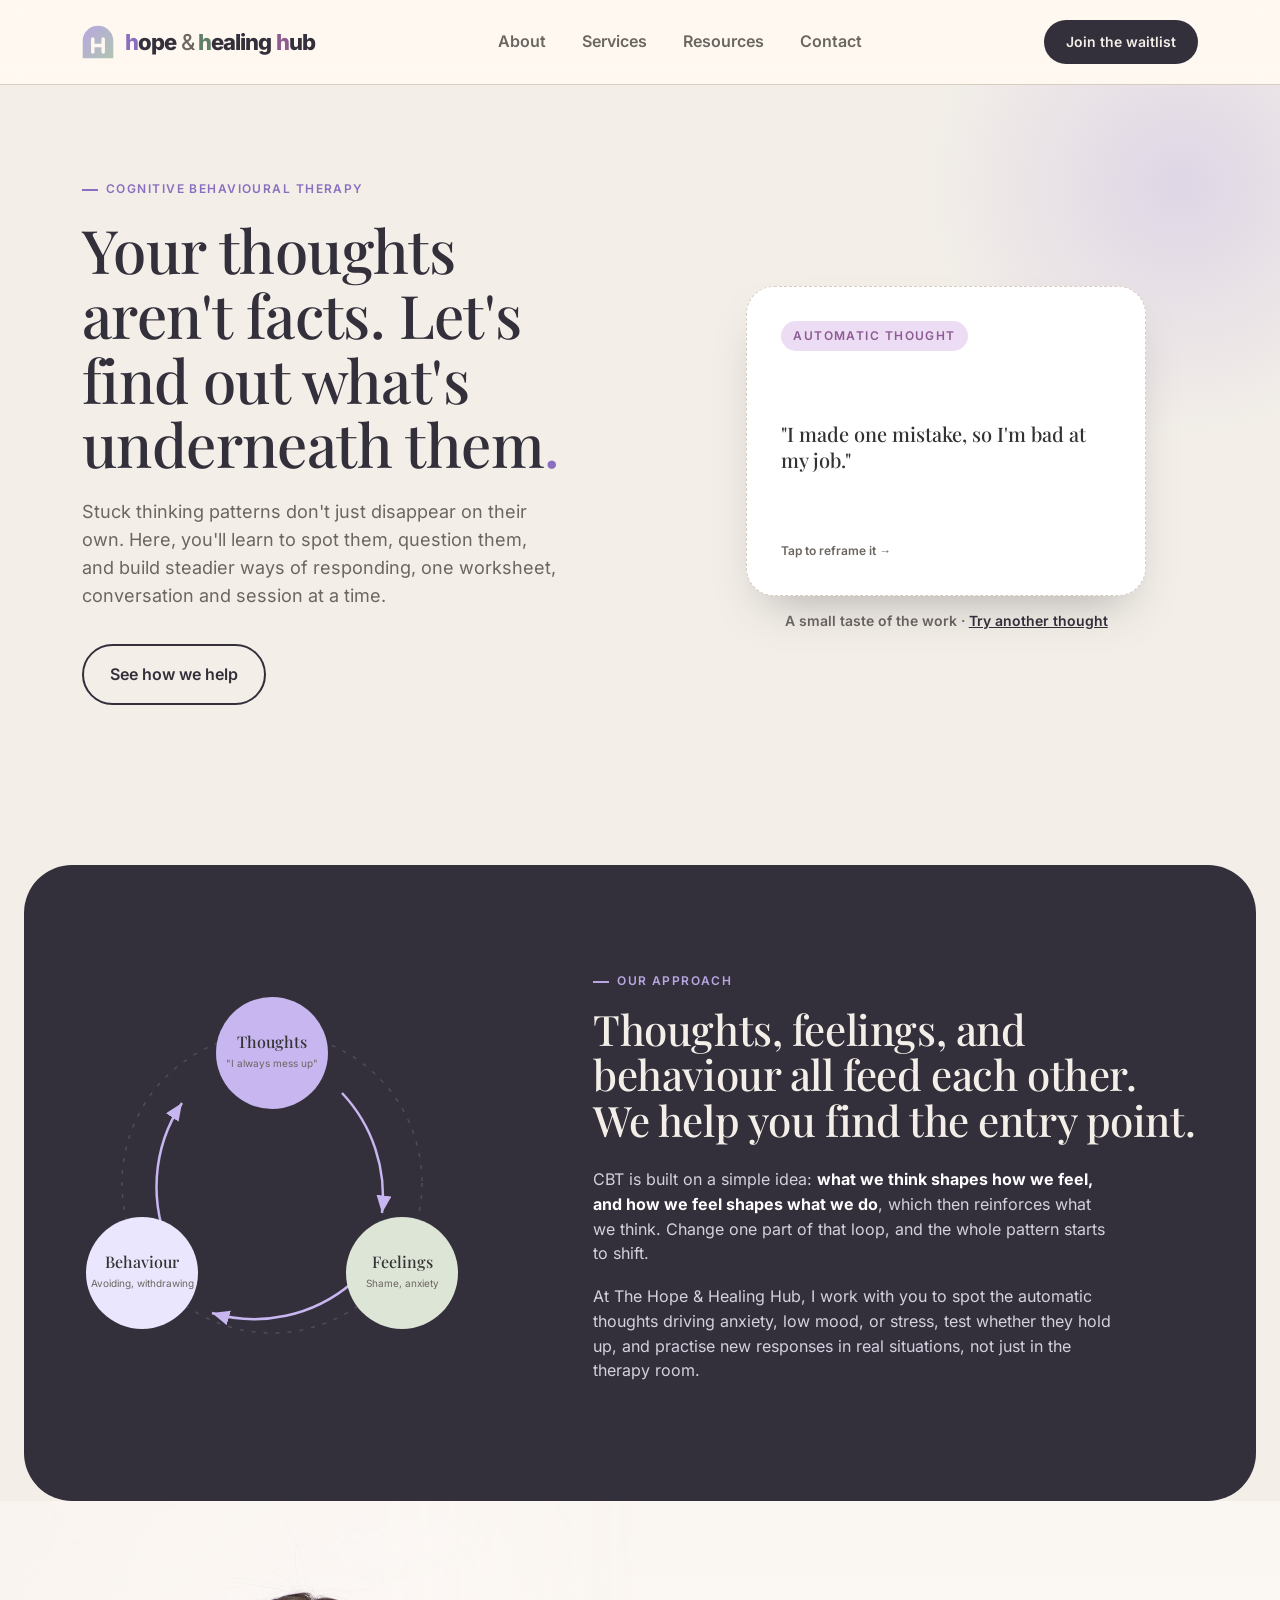
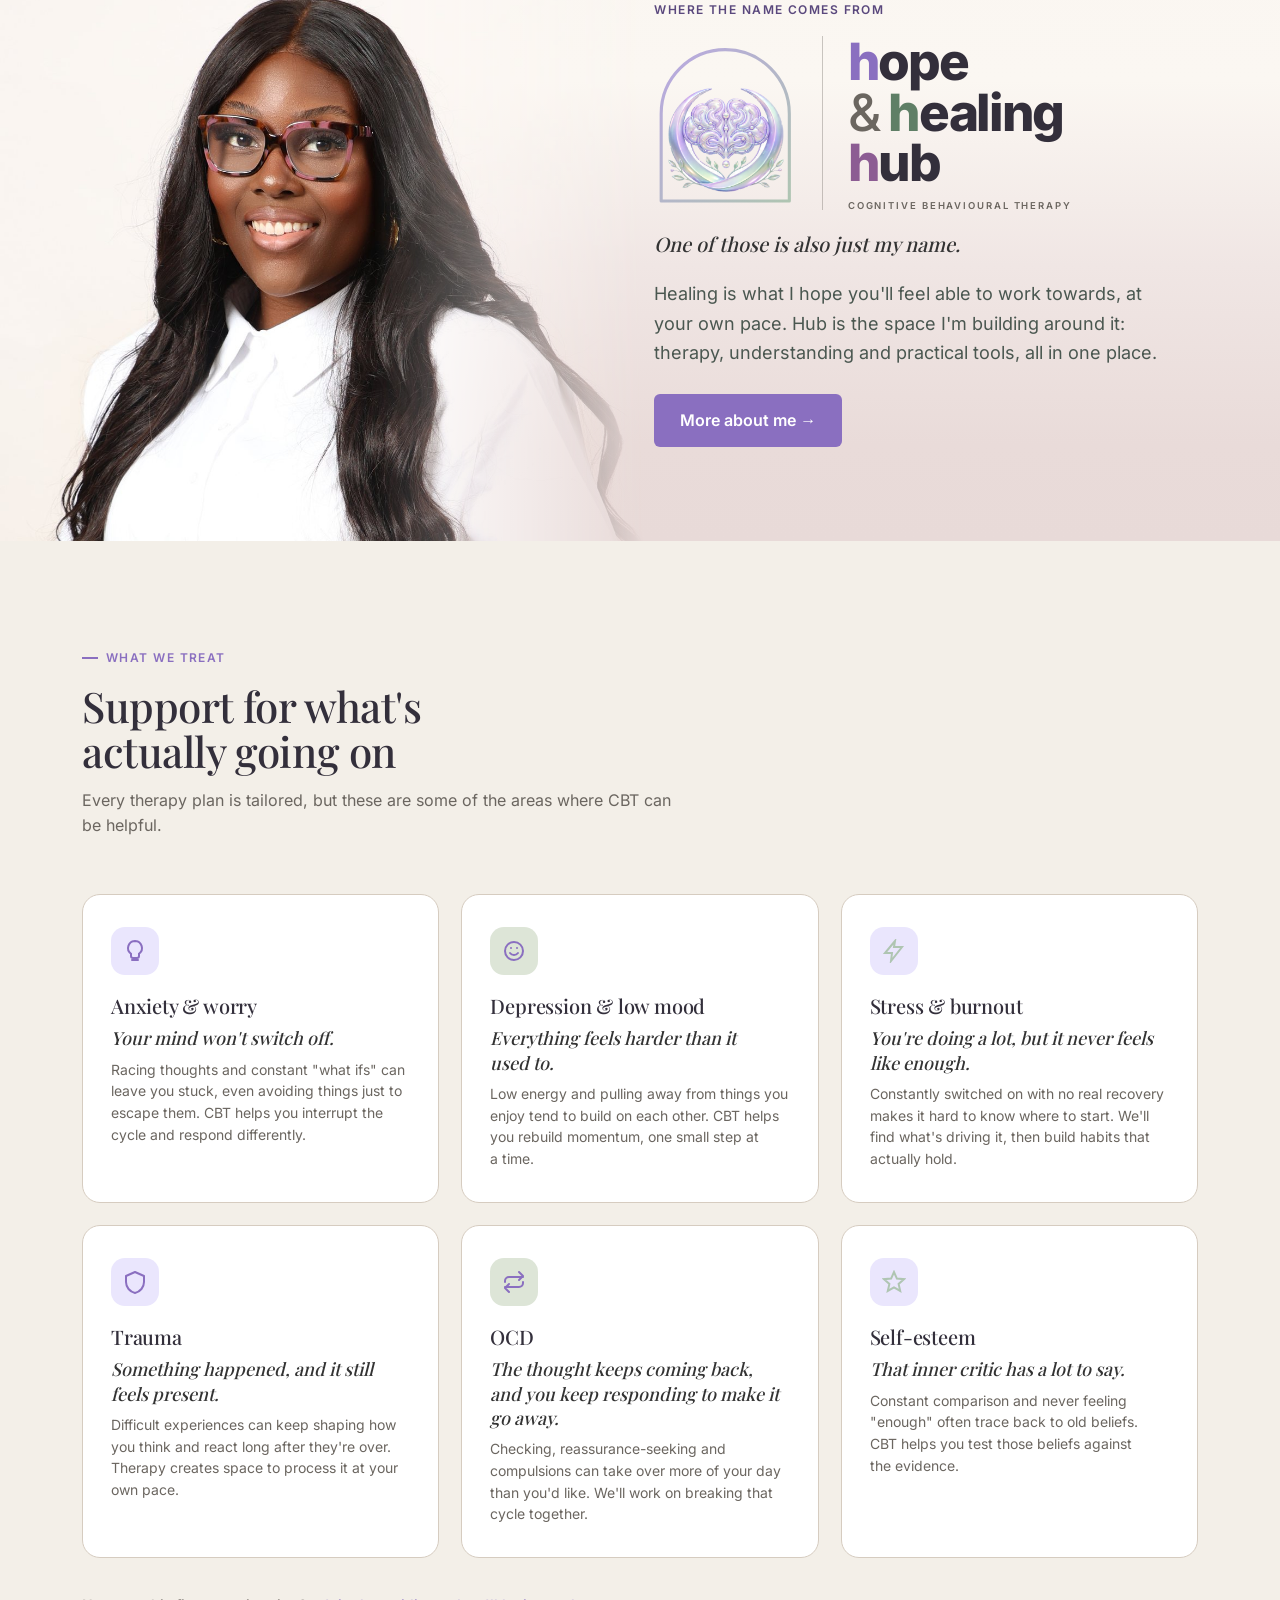
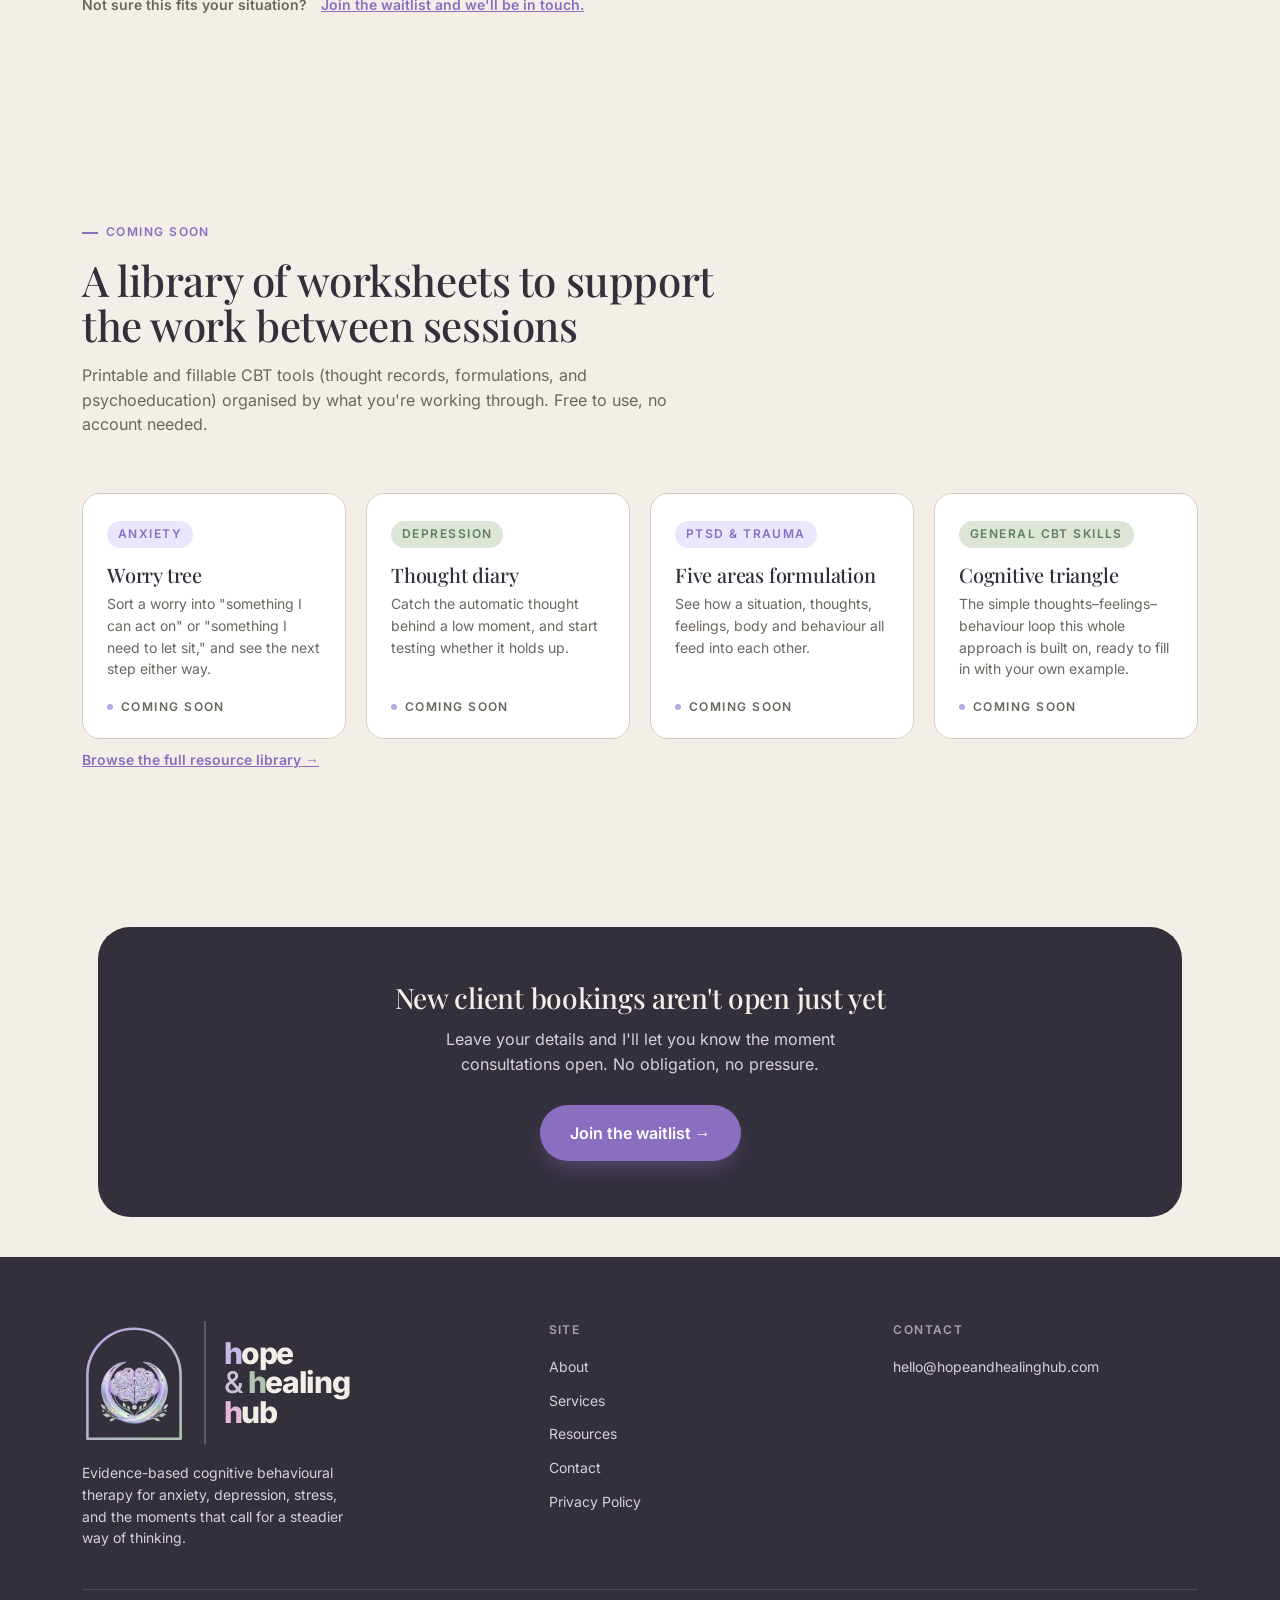
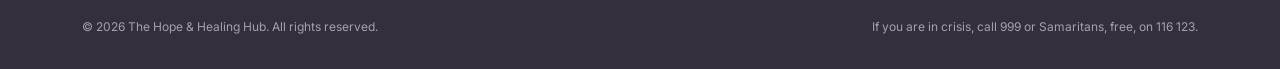
<file: index.html>
<!DOCTYPE html>
<html lang="en-GB">
<head>
<meta charset="UTF-8">
<meta name="viewport" content="width=device-width, initial-scale=1.0">
<link rel="icon" href="assets/favicon.svg" type="image/svg+xml">
<link rel="icon" href="assets/favicon-32.png" sizes="32x32" type="image/png">
<link rel="apple-touch-icon" href="assets/apple-touch-icon.png">
<title>The Hope &amp; Healing Hub: Cognitive Behavioural Therapy</title>
<meta name="description" content="The Hope &amp; Healing Hub offers cognitive behavioural therapy for anxiety, depression, trauma, and OCD. Join the waitlist to be notified when we open.">
<link rel="preload" href="assets/fonts/playfair-display-latin-500-normal.woff2" as="font" type="font/woff2" crossorigin>
<link rel="preload" href="assets/fonts/inter-latin-400-normal.woff2" as="font" type="font/woff2" crossorigin>
<link rel="stylesheet" href="assets/style.css">
<script src="assets/nav.js" defer></script>
</head>
<body>

<header>
  <div class="nav">
    <a href="#top" class="logo"><img src="assets/mark-arch.svg" alt="" class="mark" width="32" height="34"><span class="logo-wm"><span class="a">h</span>ope <span class="amp">&amp;</span> <span class="b">h</span>ealing <span class="c">h</span>ub</span></a>
    <nav class="links" aria-label="Primary">
      <a href="about.html">About</a>
      <a href="services.html">Services</a>
      <a href="resources/index.html">Resources</a>
      <a href="contact.html">Contact</a>
    </nav>
    <a href="contact.html" class="nav-cta">Join the waitlist</a>
    <button class="nav-toggle" type="button" aria-expanded="false" aria-controls="mobile-menu" aria-label="Open menu"><span class="bars" aria-hidden="true"><span></span><span></span><span></span></span></button>
  </div>
  <div class="mobile-menu" id="mobile-menu" hidden>
    <nav aria-label="Mobile">
      <a class="mm-link" href="about.html">About</a>
      <a class="mm-link" href="services.html">Services</a>
      <a class="mm-link" href="resources/index.html">Resources</a>
      <a class="mm-link" href="contact.html">Contact</a>
    </nav>
    <a class="mm-cta" href="contact.html">Join the waitlist</a>
  </div>
</header>

<main id="top">

  <!-- ================= HERO ================= -->
  <section class="hero">
    <div class="wrap hero-grid">
      <div>
        <span class="eyebrow">Cognitive Behavioural Therapy</span>
        <h1>Your thoughts aren't facts. Let's find out what's underneath them<em>.</em></h1>
        <p class="lead">Stuck thinking patterns don't just disappear on their own. Here, you'll learn to spot them, question them, and build steadier ways of responding, one worksheet, conversation and session at a time.</p>
        <div class="hero-ctas">
          <a href="#services" class="btn-ghost">See how we help</a>
        </div>
      </div>

      <div class="reframe-wrap">
        <div class="reframe-card" id="reframeCard" role="button" tabindex="0" aria-label="Flip to see a reframed thought">
          <div class="reframe-inner">
            <div class="reframe-face reframe-front">
              <span class="reframe-tag">Automatic thought</span>
              <p class="reframe-thought" id="thoughtFront">"I made one mistake, so I'm bad at my job."</p>
              <span class="reframe-hint">Tap to reframe it →</span>
            </div>
            <div class="reframe-face reframe-back">
              <span class="reframe-tag">Reframed thought</span>
              <p class="reframe-thought" id="thoughtBack">"I made a mistake. That's one moment, not the whole picture of my work."</p>
              <span class="reframe-hint">This is the work of CBT ↺</span>
            </div>
          </div>
        </div>
        <p class="reframe-caption">A small taste of the work · <button type="button" id="shuffleBtn">Try another thought</button></p>
      </div>
    </div>
  </section>

  <!-- ================= ABOUT ================= -->
  <section id="approach" class="about">
    <div class="wrap">
      <div class="about-grid">
        <div class="cycle" aria-hidden="false">
          <svg viewBox="0 0 380 380" xmlns="http://www.w3.org/2000/svg" role="img" aria-label="Diagram showing thoughts, feelings, and behaviours as a connected cycle">
            <defs>
              <marker id="arrow" markerWidth="10" markerHeight="10" refX="7" refY="3" orient="auto">
                <path d="M0,0 L7,3 L0,6 Z" fill="#C8B6F0"/>
              </marker>
            </defs>
            <circle cx="190" cy="190" r="150" fill="none" stroke="rgba(255,255,255,0.14)" stroke-width="1.5" stroke-dasharray="4 8"/>

            <path d="M 260 100 A 150 150 0 0 1 300 220" fill="none" stroke="#C8B6F0" stroke-width="2.5" marker-end="url(#arrow)"/>
            <path d="M 270 290 A 150 150 0 0 1 130 320" fill="none" stroke="#C8B6F0" stroke-width="2.5" marker-end="url(#arrow)"/>
            <path d="M 90 260 A 150 150 0 0 1 100 110" fill="none" stroke="#C8B6F0" stroke-width="2.5" marker-end="url(#arrow)"/>

            <g>
              <circle cx="190" cy="60" r="56" fill="#C8B6F0"/>
              <text x="190" y="55" text-anchor="middle" fill="#333333" font-family="Playfair Display, serif" font-size="16" font-weight="500">Thoughts</text>
              <text x="190" y="74" text-anchor="middle" fill="#6B6660" font-family="Inter, sans-serif" font-size="10">"I always mess up"</text>
            </g>
            <g>
              <circle cx="320" cy="280" r="56" fill="#DDE5D7"/>
              <text x="320" y="275" text-anchor="middle" fill="#333333" font-family="Playfair Display, serif" font-size="16" font-weight="500">Feelings</text>
              <text x="320" y="294" text-anchor="middle" fill="#6B6660" font-family="Inter, sans-serif" font-size="10">Shame, anxiety</text>
            </g>
            <g>
              <circle cx="60" cy="280" r="56" fill="#EAE6FD"/>
              <text x="60" y="275" text-anchor="middle" fill="#333333" font-family="Playfair Display, serif" font-size="16" font-weight="500">Behaviour</text>
              <text x="60" y="294" text-anchor="middle" fill="#6B6660" font-family="Inter, sans-serif" font-size="10">Avoiding, withdrawing</text>
            </g>
          </svg>
        </div>

        <div>
          <span class="eyebrow">Our approach</span>
          <div class="section-head" style="margin-bottom:0;">
            <h2>Thoughts, feelings, and behaviour all feed each other. We help you find the entry point.</h2>
          </div>
          <div class="about-copy" style="margin-top:24px;">
            <p>CBT is built on a simple idea: <strong>what we think shapes how we feel, and how we feel shapes what we do</strong>, which then reinforces what we think. Change one part of that loop, and the whole pattern starts to shift.</p>
            <p>At The Hope &amp; Healing Hub, I work with you to spot the automatic thoughts driving anxiety, low mood, or stress, test whether they hold up, and practise new responses in real situations, not just in the therapy room.</p>
          </div>
        </div>
      </div>
    </div>
  </section>

  <!-- ================= MEET HOPE PREVIEW ================= -->
  <section class="mn" aria-labelledby="mn-title">
    <div class="mn-grid">
      <div class="mn-photo"><img src="assets/hope-portrait.jpg" alt="Hope, founder and therapist at The Hope &amp; Healing Hub" width="1400" height="1812" loading="lazy" decoding="async"></div>
      <div class="mn-text">
        <span class="eyebrow">Where the name comes from</span>
        <h2 class="mn-lockup" id="mn-title" aria-label="Hope. Healing. Hub."><span class="mn-lkwrap"><span class="mn-lk"><span class="mn-arch"><svg viewBox="0 0 160 190" xmlns="http://www.w3.org/2000/svg" fill="none" aria-hidden="true"><defs><linearGradient id="mnfg" x1="0" y1="0" x2="1" y2="1"><stop offset="0" stop-color="#B9A7E1"/><stop offset="1" stop-color="#AFC5B2"/></linearGradient></defs><path d="M8 182V84A72 72 0 0 1 152 84V182Z" stroke="url(#mnfg)" stroke-width="3.5" stroke-linejoin="round"/></svg><span class="mn-emb"></span></span><span class="mn-rule"></span><span class="mn-stack"><span class="ln"><i style="color:#8A6FC0">h</i>ope</span><span class="ln"><i class="amp">&amp;</i> <i style="color:#5F7F66">h</i>ealing</span><span class="ln"><i style="color:#8C5C93">h</i>ub</span><small>COGNITIVE BEHAVIOURAL THERAPY</small></span></span></span></h2>
        <p class="mn-subline">One of those is also just my name.</p>
        <p class="mn-lead">Healing is what I hope you'll feel able to work towards, at your own pace. Hub is the space I'm building around it: therapy, understanding and practical tools, all in one place.</p>
        <a href="about.html" class="mn-btn">More about me →</a>
      </div>
    </div>
  </section>

  <!-- ================= SERVICES ================= -->
  <section id="services" class="services">
    <div class="wrap">
      <span class="eyebrow">What we treat</span>
      <div class="section-head">
        <h2>Support for what's actually going on</h2>
        <p>Every therapy plan is tailored, but these are some of the areas where CBT can be helpful.</p>
      </div>

      <div class="service-grid">
        <div class="service-card">
          <div class="service-icon"><svg viewBox="0 0 24 24" fill="none" stroke="currentColor" stroke-width="2" stroke-linecap="round"><path d="M12 2a7 7 0 0 0-4 12.7V17a2 2 0 0 0 2 2h4a2 2 0 0 0 2-2v-2.3A7 7 0 0 0 12 2Z"/><path d="M9 21h6"/></svg></div>
          <h3>Anxiety &amp; worry</h3>
          <p class="card-hook">Your mind won't switch off.</p>
          <p>Racing thoughts and constant "what ifs" can leave you stuck, even avoiding things just to escape them. CBT helps you interrupt the cycle and respond differently.</p>
        </div>
        <div class="service-card">
          <div class="service-icon"><svg viewBox="0 0 24 24" fill="none" stroke="currentColor" stroke-width="2" stroke-linecap="round"><circle cx="12" cy="12" r="9"/><path d="M8 14s1.5 2 4 2 4-2 4-2"/><path d="M9 9h.01M15 9h.01"/></svg></div>
          <h3>Depression &amp; low mood</h3>
          <p class="card-hook">Everything feels harder than it used to.</p>
          <p>Low energy and pulling away from things you enjoy tend to build on each other. CBT helps you rebuild momentum, one small step at a time.</p>
        </div>
        <div class="service-card">
          <div class="service-icon"><svg viewBox="0 0 24 24" fill="none" stroke="currentColor" stroke-width="2" stroke-linecap="round"><path d="M13 2 3 14h7l-1 8 11-14h-8l1-6Z"/></svg></div>
          <h3>Stress &amp; burnout</h3>
          <p class="card-hook">You're doing a lot, but it never feels like enough.</p>
          <p>Constantly switched on with no real recovery makes it hard to know where to start. We'll find what's driving it, then build habits that actually hold.</p>
        </div>
        <div class="service-card">
          <div class="service-icon"><svg viewBox="0 0 24 24" fill="none" stroke="currentColor" stroke-width="2" stroke-linecap="round" stroke-linejoin="round"><path d="M12 2 3 6v6c0 5.25 3.75 9.75 9 11 5.25-1.25 9-5.75 9-11V6l-9-4Z"/></svg></div>
          <h3>Trauma</h3>
          <p class="card-hook">Something happened, and it still feels present.</p>
          <p>Difficult experiences can keep shaping how you think and react long after they're over. Therapy creates space to process it at your own pace.</p>
        </div>
        <div class="service-card">
          <div class="service-icon"><svg viewBox="0 0 24 24" fill="none" stroke="currentColor" stroke-width="2" stroke-linecap="round" stroke-linejoin="round"><path d="M17 2 21 6l-4 4"/><path d="M3 12v-1a4 4 0 0 1 4-4h14"/><path d="M7 22 3 18l4-4"/><path d="M21 12v1a4 4 0 0 1-4 4H3"/></svg></div>
          <h3>OCD</h3>
          <p class="card-hook">The thought keeps coming back, and you keep responding to make it go away.</p>
          <p>Checking, reassurance-seeking and compulsions can take over more of your day than you'd like. We'll work on breaking that cycle together.</p>
        </div>
        <div class="service-card">
          <div class="service-icon"><svg viewBox="0 0 24 24" fill="none" stroke="currentColor" stroke-width="2" stroke-linecap="round"><path d="m12 17.3-6.2 3.6 1.6-7-5.4-4.7 7.1-.6L12 2l2.9 6.6 7.1.6-5.4 4.7 1.6 7Z"/></svg></div>
          <h3>Self-esteem</h3>
          <p class="card-hook">That inner critic has a lot to say.</p>
          <p>Constant comparison and never feeling "enough" often trace back to old beliefs. CBT helps you test those beliefs against the evidence.</p>
        </div>
      </div>

      <p class="services-note">Not sure this fits your situation? <a href="contact.html">Join the waitlist and we'll be in touch.</a></p>
    </div>
  </section>

  <!-- ================= RESOURCES ================= -->
  <section id="resources" class="resources">
    <div class="wrap">
      <span class="eyebrow">Coming soon</span>
      <div class="section-head">
        <h2>A library of worksheets to support the work between sessions</h2>
        <p>Printable and fillable CBT tools (thought records, formulations, and psychoeducation) organised by what you're working through. Free to use, no account needed.</p>
      </div>

      <div class="resource-grid">
        <div class="resource-card">
          <span class="resource-soon">Coming soon</span>
          <span class="resource-tag">Anxiety</span>
          <h3>Worry tree</h3>
          <p>Sort a worry into "something I can act on" or "something I need to let sit," and see the next step either way.</p>
        </div>
        <div class="resource-card">
          <span class="resource-soon">Coming soon</span>
          <span class="resource-tag resource-tag--sage">Depression</span>
          <h3>Thought diary</h3>
          <p>Catch the automatic thought behind a low moment, and start testing whether it holds up.</p>
        </div>
        <div class="resource-card">
          <span class="resource-soon">Coming soon</span>
          <span class="resource-tag">PTSD &amp; trauma</span>
          <h3>Five areas formulation</h3>
          <p>See how a situation, thoughts, feelings, body and behaviour all feed into each other.</p>
        </div>
        <div class="resource-card">
          <span class="resource-soon">Coming soon</span>
          <span class="resource-tag resource-tag--sage">General CBT skills</span>
          <h3>Cognitive triangle</h3>
          <p>The simple thoughts–feelings–behaviour loop this whole approach is built on, ready to fill in with your own example.</p>
        </div>
      </div>

      <p class="services-note" style="margin-top:10px;"><a href="resources/index.html">Browse the full resource library →</a></p>
    </div>
  </section>

  <!-- ================= CONTACT CTA ================= -->
  <section class="wrap">
    <div class="about-cta">
      <h2>New client bookings aren't open just yet</h2>
      <p>Leave your details and I'll let you know the moment consultations open. No obligation, no pressure.</p>
      <div class="cta-row">
        <a href="contact.html" class="btn-primary">Join the waitlist →</a>
      </div>
    </div>
  </section>

</main>

<footer>
  <div class="wrap">
    <div class="footer-grid">
      <div>
        <div class="b2"><div class="b2-arch"><img class="b2-frame" src="assets/b2-frame.svg" alt=""><img class="b2-emb" src="assets/emblem.png" alt=""></div><div class="b2-rule"></div><div class="b2-text"><div><span class="a">h</span>ope</div><div><span class="amp">&amp;</span> <span class="b">h</span>ealing</div><div><span class="c">h</span>ub</div></div></div>
        <p>Evidence-based cognitive behavioural therapy for anxiety, depression, stress, and the moments that call for a steadier way of thinking.</p>
      </div>
      <div class="footer-col">
        <h4>Site</h4>
        <a href="about.html">About</a>
        <a href="services.html">Services</a>
        <a href="resources/index.html">Resources</a>
        <a href="contact.html">Contact</a>
        <a href="privacy.html">Privacy Policy</a>
      </div>
      <div class="footer-col">
        <h4>Contact</h4>
        <a href="mailto:hello@hopeandhealinghub.com">hello@hopeandhealinghub.com</a>
      </div>
    </div>
    <div class="footer-bottom">
      <span>© 2026 The Hope &amp; Healing Hub. All rights reserved.</span>
      <span>If you are in crisis, call 999 or Samaritans, free, on 116 123.</span>
    </div>
  </div>
</footer>

<script>
  // Reframe card interaction
  const thoughts = [
    { front: `"I made one mistake, so I'm bad at my job."`, back: `"I made a mistake. That's one moment, not the whole picture of my work."` },
    { front: `"They didn't text back. They must be upset with me."`, back: `"People get busy. I don't actually know why yet, and I don't need to guess."` },
    { front: `"If I'm not productive every minute, I'm wasting the day."`, back: `"Rest is part of a sustainable pace, not a failure to keep up."` },
    { front: `"I'll probably mess up the presentation."`, back: `"I'm prepared. Nervous doesn't mean unprepared. It means it matters to me."` }
  ];
  let idx = 0;
  const card = document.getElementById('reframeCard');
  const front = document.getElementById('thoughtFront');
  const back = document.getElementById('thoughtBack');
  const shuffleBtn = document.getElementById('shuffleBtn');

  function toggleFlip(){
    card.classList.toggle('flipped');
  }
  card.addEventListener('click', toggleFlip);
  card.addEventListener('keydown', (e) => {
    if(e.key === 'Enter' || e.key === ' '){ e.preventDefault(); toggleFlip(); }
  });
  shuffleBtn.addEventListener('click', (e) => {
    e.stopPropagation();
    idx = (idx + 1) % thoughts.length;
    card.classList.remove('flipped');
    setTimeout(() => {
      front.textContent = thoughts[idx].front;
      back.textContent = thoughts[idx].back;
    }, 150);
  });
</script>


</body>
</html>
</file>
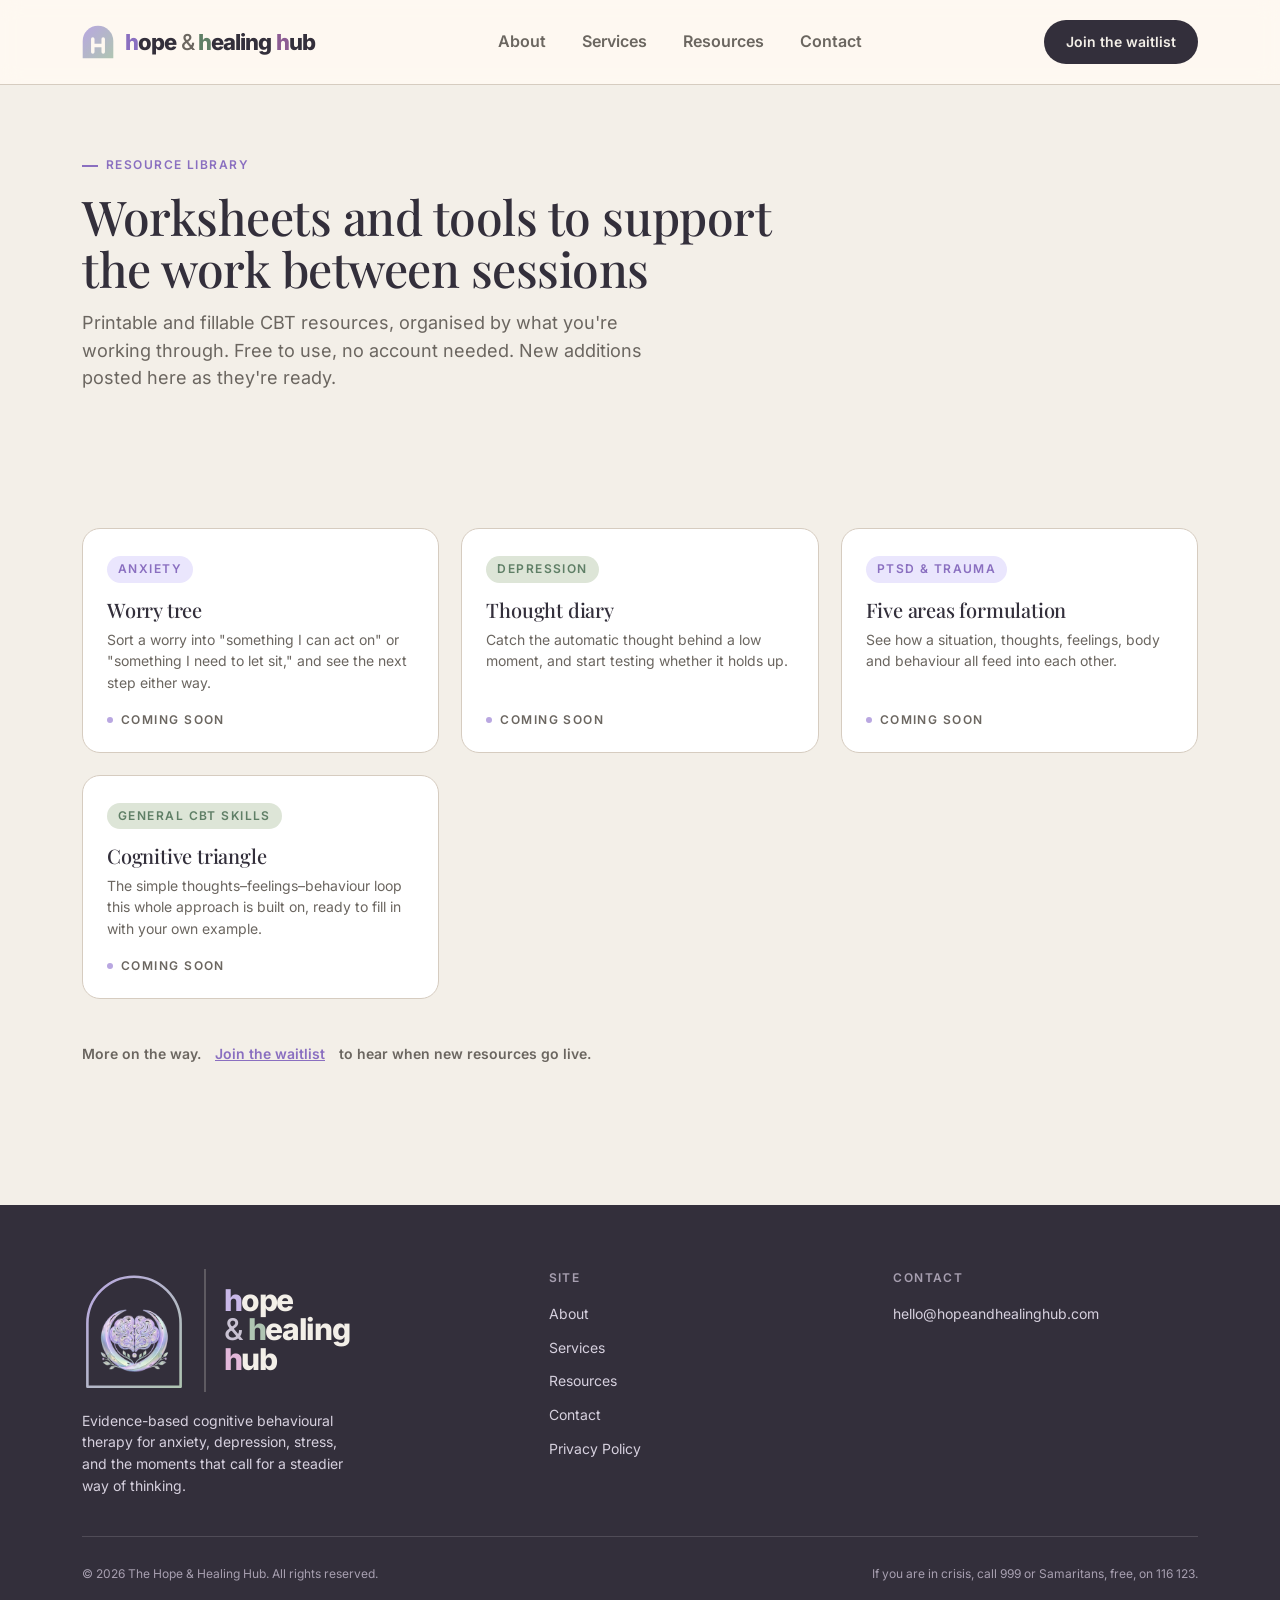
<file: resources/index.html>
<!DOCTYPE html>
<html lang="en-GB">
<head>
<meta charset="UTF-8">
<meta name="viewport" content="width=device-width, initial-scale=1.0">
<link rel="icon" href="../assets/favicon.svg" type="image/svg+xml">
<link rel="icon" href="../assets/favicon-32.png" sizes="32x32" type="image/png">
<link rel="apple-touch-icon" href="../assets/apple-touch-icon.png">
<title>Resources: The Hope &amp; Healing Hub</title>
<meta name="description" content="Printable and fillable CBT worksheets, formulations and psychoeducation from The Hope &amp; Healing Hub, free to use, no account needed.">
<link rel="preload" href="../assets/fonts/playfair-display-latin-500-normal.woff2" as="font" type="font/woff2" crossorigin>
<link rel="preload" href="../assets/fonts/inter-latin-400-normal.woff2" as="font" type="font/woff2" crossorigin>
<link rel="stylesheet" href="../assets/style.css">
<script src="../assets/nav.js" defer></script>
</head>
<body>

<header>
  <div class="nav">
    <a href="../index.html#top" class="logo"><img src="../assets/mark-arch.svg" alt="" class="mark" width="32" height="34"><span class="logo-wm"><span class="a">h</span>ope <span class="amp">&amp;</span> <span class="b">h</span>ealing <span class="c">h</span>ub</span></a>
    <nav class="links" aria-label="Primary">
      <a href="../about.html">About</a>
      <a href="../services.html">Services</a>
      <a href="index.html">Resources</a>
      <a href="../contact.html">Contact</a>
    </nav>
    <a href="../contact.html" class="nav-cta">Join the waitlist</a>
    <button class="nav-toggle" type="button" aria-expanded="false" aria-controls="mobile-menu" aria-label="Open menu"><span class="bars" aria-hidden="true"><span></span><span></span><span></span></span></button>
  </div>
  <div class="mobile-menu" id="mobile-menu" hidden>
    <nav aria-label="Mobile">
      <a class="mm-link" href="../about.html">About</a>
      <a class="mm-link" href="../services.html">Services</a>
      <a class="mm-link" href="index.html" aria-current="page">Resources</a>
      <a class="mm-link" href="../contact.html">Contact</a>
    </nav>
    <a class="mm-cta" href="../contact.html">Join the waitlist</a>
  </div>
</header>

<main id="top">

  <section class="page-hero">
    <div class="wrap">
      <span class="eyebrow">Resource library</span>
      <h1>Worksheets and tools to support the work between sessions</h1>
      <p class="lead">Printable and fillable CBT resources, organised by what you're working through. Free to use, no account needed. New additions posted here as they're ready.</p>
    </div>
  </section>

  <section class="services">
    <div class="wrap">
      <div class="archive-grid">

        <!-- ===== EXAMPLE ENTRY: remove "Coming soon" and link to the real post once it exists ===== -->
        <a href="template-post.html" class="resource-card" style="display:block; text-decoration:none;">
          <span class="resource-soon">Coming soon</span>
          <span class="resource-tag">Anxiety</span>
          <h3>Worry tree</h3>
          <p>Sort a worry into "something I can act on" or "something I need to let sit," and see the next step either way.</p>
        </a>

        <div class="resource-card">
          <span class="resource-soon">Coming soon</span>
          <span class="resource-tag resource-tag--sage">Depression</span>
          <h3>Thought diary</h3>
          <p>Catch the automatic thought behind a low moment, and start testing whether it holds up.</p>
        </div>

        <div class="resource-card">
          <span class="resource-soon">Coming soon</span>
          <span class="resource-tag">PTSD &amp; trauma</span>
          <h3>Five areas formulation</h3>
          <p>See how a situation, thoughts, feelings, body and behaviour all feed into each other.</p>
        </div>

        <div class="resource-card">
          <span class="resource-soon">Coming soon</span>
          <span class="resource-tag resource-tag--sage">General CBT skills</span>
          <h3>Cognitive triangle</h3>
          <p>The simple thoughts–feelings–behaviour loop this whole approach is built on, ready to fill in with your own example.</p>
        </div>

      </div>

      <p class="services-note" style="margin-top:44px;">More on the way. <a href="../contact.html">Join the waitlist</a> to hear when new resources go live.</p>
    </div>
  </section>

</main>

<footer>
  <div class="wrap">
    <div class="footer-grid">
      <div>
        <div class="b2"><div class="b2-arch"><img class="b2-frame" src="../assets/b2-frame.svg" alt=""><img class="b2-emb" src="../assets/emblem.png" alt=""></div><div class="b2-rule"></div><div class="b2-text"><div><span class="a">h</span>ope</div><div><span class="amp">&amp;</span> <span class="b">h</span>ealing</div><div><span class="c">h</span>ub</div></div></div>
        <p>Evidence-based cognitive behavioural therapy for anxiety, depression, stress, and the moments that call for a steadier way of thinking.</p>
      </div>
      <div class="footer-col">
        <h4>Site</h4>
        <a href="../about.html">About</a>
        <a href="../services.html">Services</a>
        <a href="index.html">Resources</a>
        <a href="../contact.html">Contact</a>
        <a href="../privacy.html">Privacy Policy</a>
      </div>
      <div class="footer-col">
        <h4>Contact</h4>
        <a href="mailto:hello@hopeandhealinghub.com">hello@hopeandhealinghub.com</a>
      </div>
    </div>
    <div class="footer-bottom">
      <span>© 2026 The Hope &amp; Healing Hub. All rights reserved.</span>
      <span>If you are in crisis, call 999 or Samaritans, free, on 116 123.</span>
    </div>
  </div>
</footer>

</body>
</html>
</file>
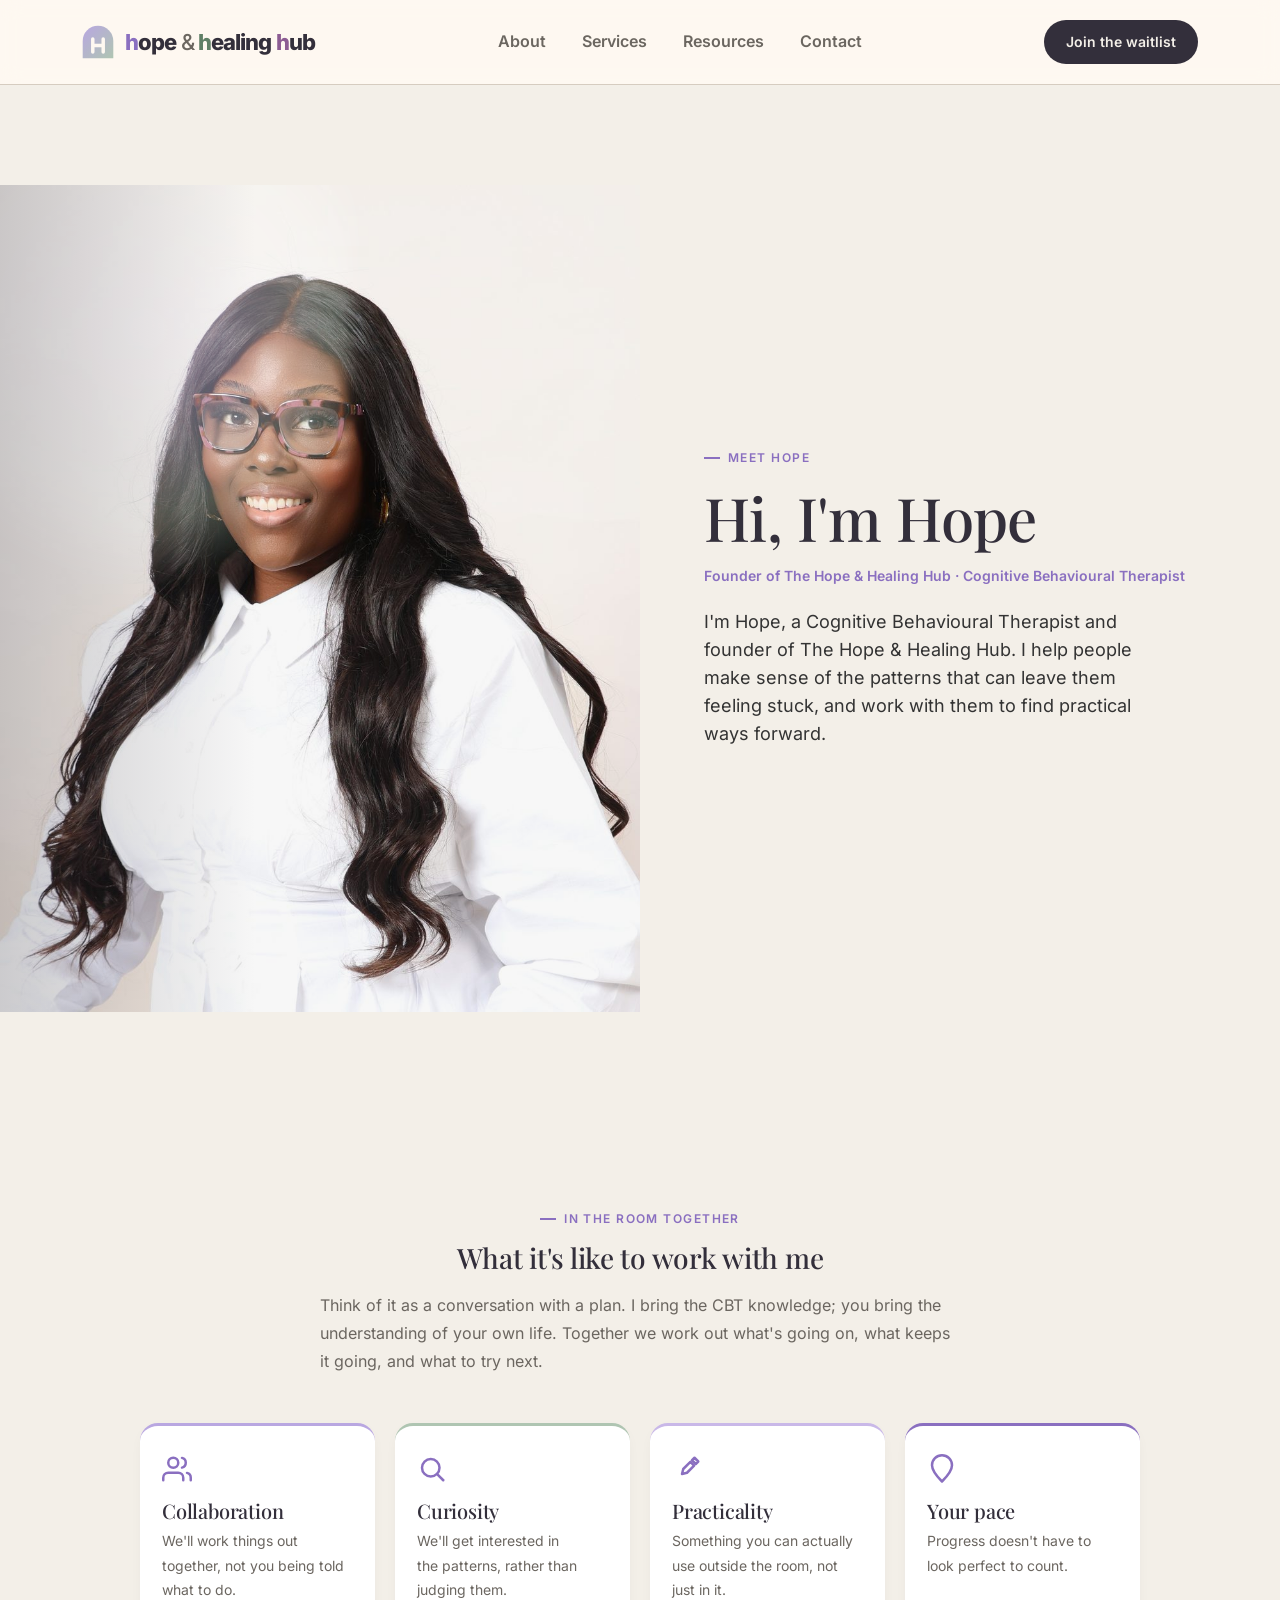
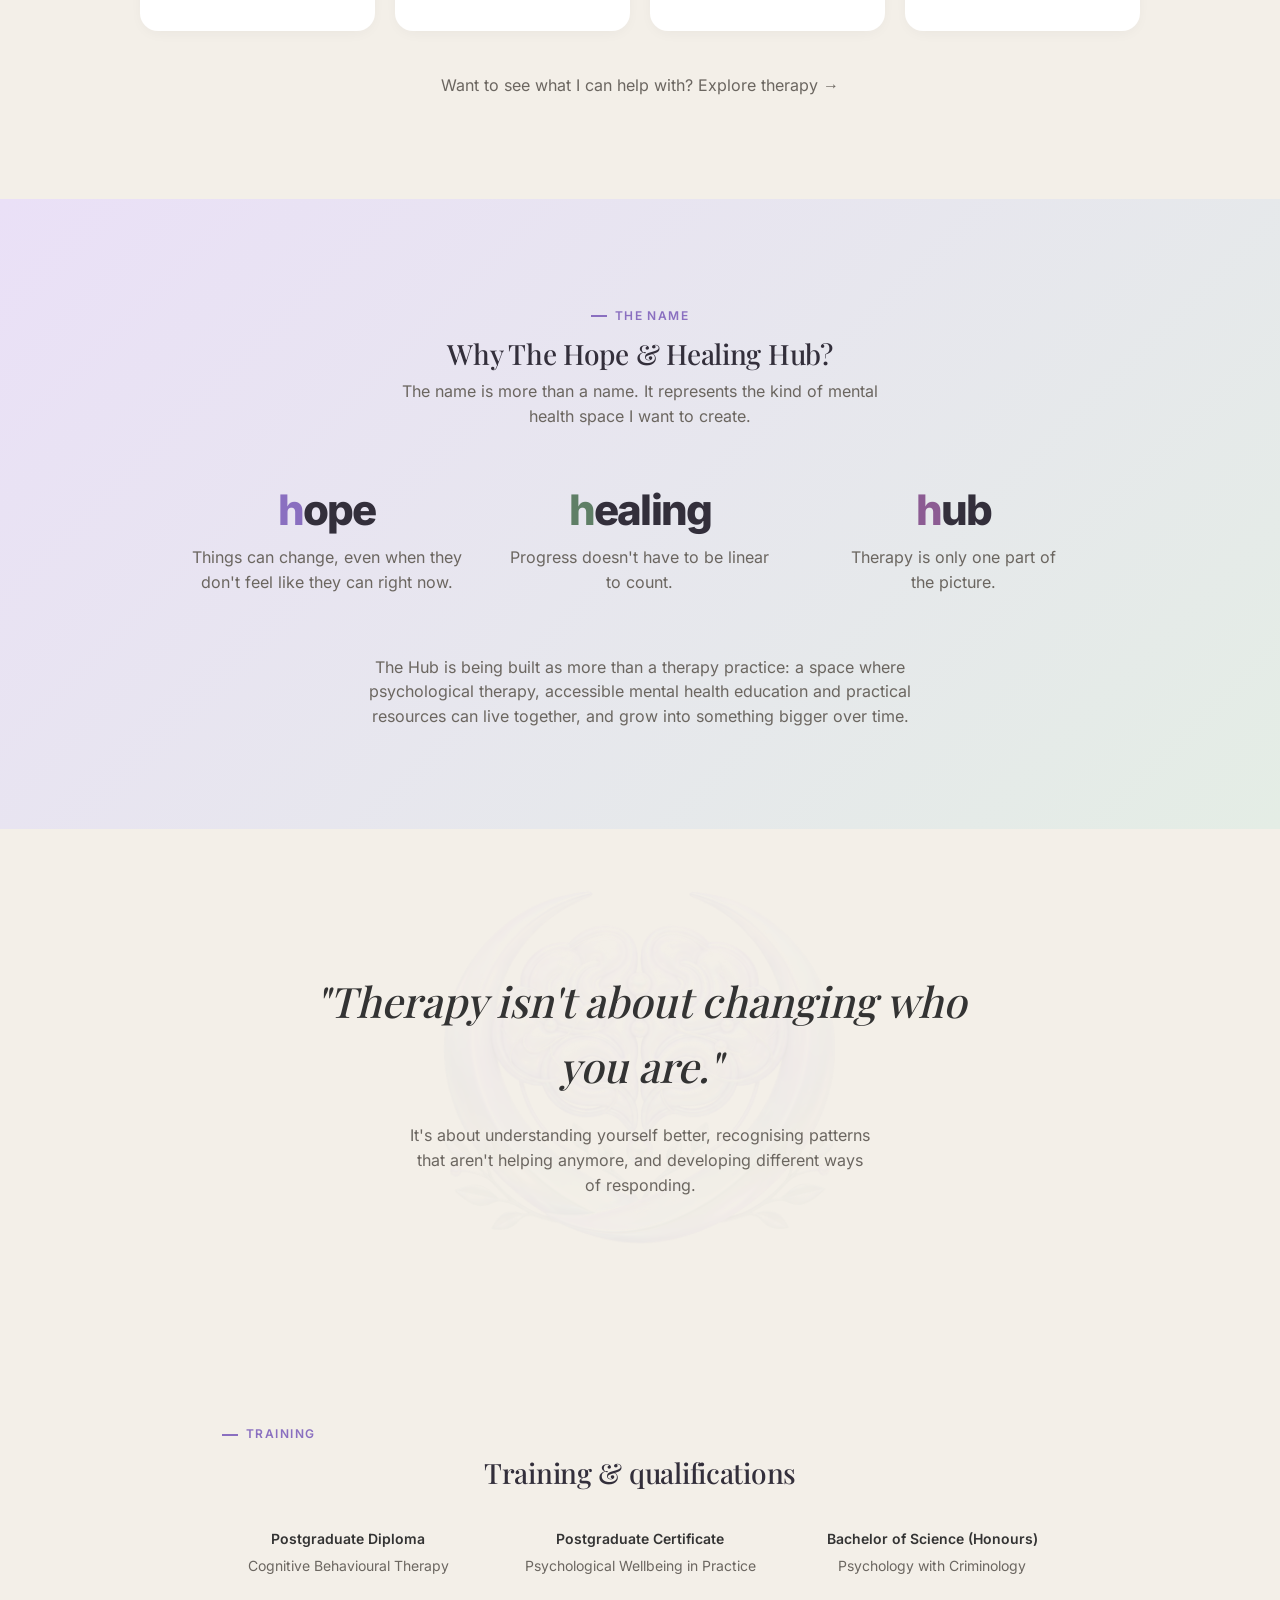
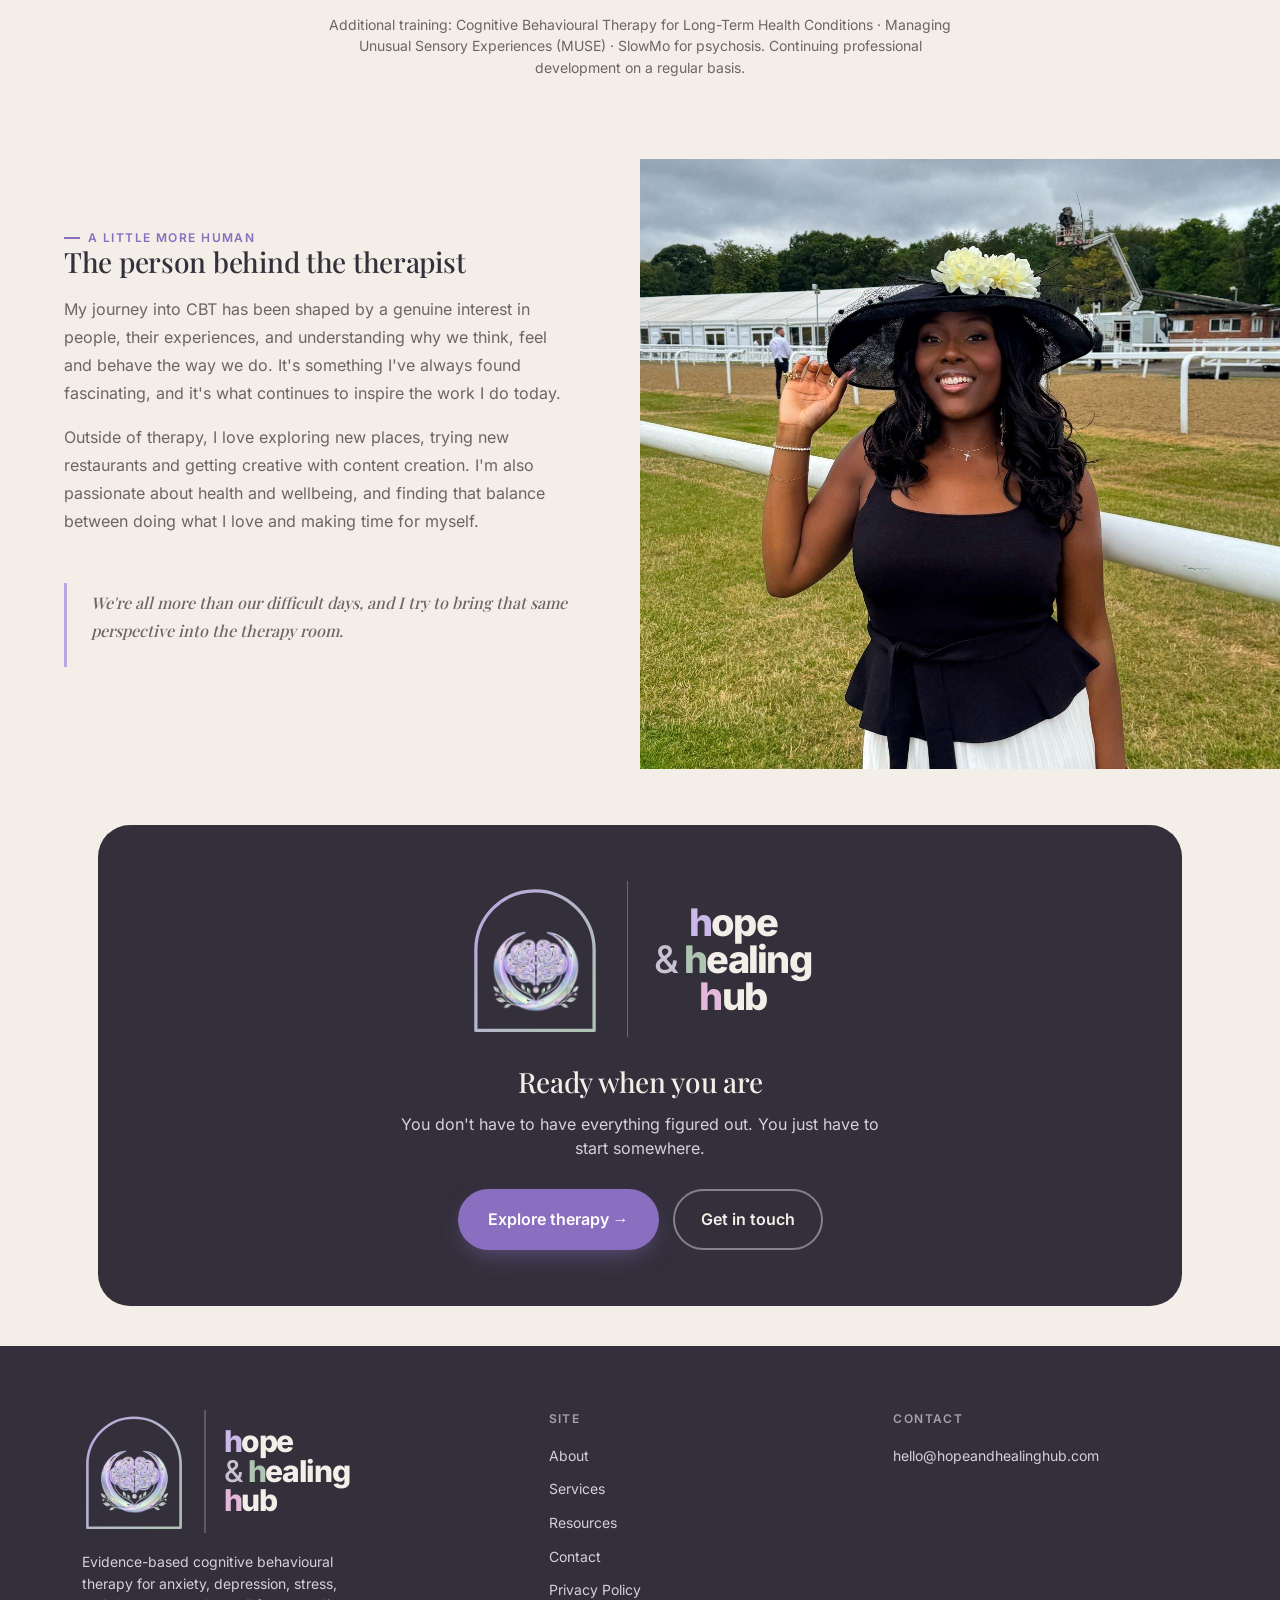
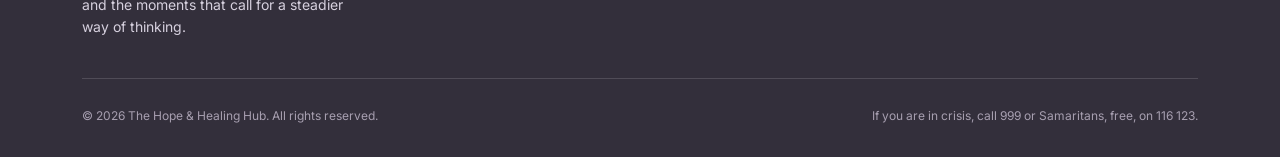
<file: about.html>
<!DOCTYPE html>
<html lang="en-GB">
<head>
<meta charset="UTF-8">
<meta name="viewport" content="width=device-width, initial-scale=1.0">
<link rel="icon" href="assets/favicon.svg" type="image/svg+xml">
<link rel="icon" href="assets/favicon-32.png" sizes="32x32" type="image/png">
<link rel="apple-touch-icon" href="assets/apple-touch-icon.png">
<title>About Hope | CBT Therapist | The Hope &amp; Healing Hub</title>
<meta name="description" content="Meet Hope, founder of The Hope &amp; Healing Hub, a Cognitive Behavioural Therapist working towards a space that feels human, accessible and grounded in evidence.">
<link rel="preload" href="assets/fonts/playfair-display-latin-500-normal.woff2" as="font" type="font/woff2" crossorigin>
<link rel="preload" href="assets/fonts/inter-latin-400-normal.woff2" as="font" type="font/woff2" crossorigin>
<link rel="stylesheet" href="assets/style.css">
<script src="assets/nav.js" defer></script>
<style>
  /* ============ HERO ============ */
  .editorial-hero { display: grid; grid-template-columns: 1fr 1fr; align-items: stretch; min-height: 560px; }
  .editorial-hero .photo-side { position: relative; overflow: hidden; background: var(--teal-deep); }
  .editorial-hero .photo-side::before {
    content: ""; position: absolute; top: -15%; left: -10%; width: 65%; height: 65%;
    background: radial-gradient(circle, rgba(185,167,225,0.6) 0%, rgba(175,197,178,0.4) 55%, transparent 75%);
    filter: blur(8px); z-index: 2; mix-blend-mode: screen; pointer-events: none;
  }
  .editorial-hero .photo-side img { position: relative; z-index: 1; width: 100%; height: 100%; object-fit: cover; object-position: top center; display: block; opacity: 0.96; }
  .editorial-hero .photo-side::after { content: ""; position: absolute; inset: 0; z-index: 3; background: linear-gradient(90deg, rgba(51,47,59,0.22), transparent 40%); }
  .editorial-hero .text-side { display: flex; flex-direction: column; justify-content: center; padding: 60px 64px; background: var(--cream); }
  .editorial-hero .eyebrow { margin-bottom: 18px; }
  .editorial-hero h1 { font-size:var(--fs-display); line-height: 1.05; margin: 0 0 16px; }
  .editorial-hero .cred { font-family: 'Inter', sans-serif; font-size:var(--fs-sm); font-weight:600; color: var(--gold-deep);  margin-bottom: 22px; }
  .editorial-hero .lead { font-size:var(--fs-lead); max-width: 460px; }
  @media (max-width: 860px) {
    .editorial-hero { grid-template-columns: 1fr; min-height: 0; }
    .editorial-hero .photo-side { height: 340px; }
    .editorial-hero .text-side { padding: 44px 28px; }
  }

  /* ============ THERAPY WITHOUT THE THERAPY-SPEAK: visual star ============ */
  .therapy-star { padding: 90px 0 100px; text-align: center; }
  .therapy-star .intro-col { max-width: 640px; margin: 0 auto; }
  .therapy-star .eyebrow { justify-content: center; }
  .therapy-star h2 { margin: 14px 0 18px; }
  .therapy-star p { font-size:var(--fs-body); line-height: 1.75; color: var(--ink-soft); text-align: left; }
  .expect-row-grid {
    display: grid; grid-template-columns: repeat(4, 1fr); gap: 20px;
    margin-top: 48px; max-width: 1000px; margin-left: auto; margin-right: auto;
    text-align: left;
  }
  .expect-card {
    background: #fff; border-top: 3px solid var(--gold); border-radius: var(--radius-md);
    padding: 28px 22px; box-shadow: 0 4px 16px -6px rgba(51,47,59,0.08);
  }
  .expect-card:nth-child(2) { border-top-color: var(--teal); }
  .expect-card:nth-child(3) { border-top-color: #C9B8E8; }
  .expect-card:nth-child(4) { border-top-color: var(--gold-deep); }
  .expect-card .expect-icon { width: 30px; height: 30px; color: var(--gold-deep); margin-bottom: 16px; }
  .expect-card h3 { font-size:var(--fs-hook); margin: 0 0 8px; }
  .expect-card p { font-size:var(--fs-sm); color: var(--ink-soft); margin: 0; }
  @media (max-width: 860px) { .expect-row-grid { grid-template-columns: 1fr 1fr; } }
  @media (max-width: 500px) {
    .expect-row-grid { grid-template-columns: 1fr; overflow-x: visible; }
  }

  /* ============ WHY THE HUB: full-width pale brand-storytelling block ============ */
  .hub-storytelling { padding: 100px 0; background: linear-gradient(135deg, #EAE0F7 0%, #E4EDE5 100%); text-align: center; }
  .hub-storytelling .eyebrow { justify-content: center; color: var(--gold-deep); }
  .hub-storytelling .eyebrow::before { background: var(--gold-deep); }
  .hub-storytelling h2 { margin: 14px 0 10px; }
  .hub-storytelling .intro { color: var(--ink-soft); max-width: 480px; margin: 0 auto 60px; }
  .hub-columns { display: grid; grid-template-columns: repeat(3, 1fr); gap: 40px; max-width: 900px; margin: 0 auto; }
  .hub-col .hub-word { font-family:'Inter',sans-serif; font-weight:800; font-size:var(--fs-h2); letter-spacing:-0.045em; line-height:1; text-transform:lowercase; color:#332F3B; margin-bottom: 14px; }
  .hub-col:nth-child(1) .hub-word .hw { color: var(--gold-deep); }
  .hub-col:nth-child(2) .hub-word .hw { color: #5F7F66; }
  .hub-col:nth-child(3) .hub-word .hw { color: #8C5C93; }
  .hub-col p { font-size:var(--fs-body); color: var(--ink-soft); margin: 0; }
  .hub-vision { margin-top: 60px; font-size:var(--fs-body); color: var(--ink-soft); max-width: 560px; margin-left: auto; margin-right: auto; }
  @media (max-width: 640px) { .hub-columns { grid-template-columns: 1fr; gap: 40px; } }

  /* ============ QUOTE: a visual pause ============ */
  .quote-pause { position: relative; padding: 140px 24px; text-align: center; overflow: hidden; }
  .quote-pause .emblem-watermark {
    position: absolute; top: 50%; left: 50%; width: 500px; height: auto;
    transform: translate(-50%, -50%); opacity: 0.05; z-index: 0; pointer-events: none;
  }
  .quote-pause .content { position: relative; z-index: 1; }
  .quote-pause p.main { font-family: 'Playfair Display', serif; font-style: italic; font-weight:500; font-size:var(--fs-h2); color: var(--ink); max-width: 700px; margin: 0 auto 24px; }
  .quote-pause p.support { font-size:var(--fs-body); color: var(--ink-soft); max-width: 460px; margin: 0 auto; }

  /* ============ TRAINING: quiet, reassuring 2x2 ============ */
  .training-quiet { padding: 80px 0; }
  .training-quiet .wrap { max-width: 900px; }
  .training-quiet .eyebrow { justify-content: center; }
  .training-quiet h2 { text-align: center; margin: 14px 0 40px; }
  .quals-row { display: grid; grid-template-columns: repeat(3, 1fr); gap: 28px 40px; }
  .qual-item .qual-code { font-weight:600; font-size:var(--fs-sm); color: var(--ink); display: block; margin-bottom: 3px; }
  .qual-item .qual-desc { font-size:var(--fs-sm); color: var(--ink-soft); }
  .training-note { margin: 36px auto 0; max-width: 640px; font-size:var(--fs-sm); color: var(--ink-soft); text-align: center; }
  .quals-row .qual-item { text-align: center; }
  @media (max-width: 860px) { .quals-row { grid-template-columns: 1fr; gap: 22px; } }

  /* ============ A LITTLE MORE HUMAN: mirrored hero, photo on right ============ */
  .human-mirror { padding: 0; display: grid; grid-template-columns: 1fr 1fr; align-items: stretch; min-height: 480px; }
  .human-mirror .text-side { display: flex; flex-direction: column; justify-content: center; padding: 70px 64px; }
  .human-mirror .text-side h2 { margin-bottom: 18px; }
  .human-mirror .text-side p { font-size:var(--fs-body); line-height: 1.75; color: var(--ink-soft); margin:0 0 16px;}
  .human-mirror .photo-side {
    position: relative; overflow: hidden;
    background: linear-gradient(135deg, #EAE0F7, #E4EDE5);
    display: flex; align-items: center; justify-content: center;
  }
  .human-mirror .photo-side img { width: 100%; height: 100%; object-fit: cover; object-position: 50% 20%; display: block; }
  @media (max-width: 860px) {
    .human-mirror { grid-template-columns: 1fr; min-height: 0; }
    .human-mirror .photo-side { height: 340px; order: -1; }
    .human-mirror .text-side { padding: 48px 28px; }
  }
  /* stack the photo above the text on tablets and phones (a tall, narrow photo strip looked cramped between 861 and 960px) */
  @media (max-width: 960px) {
    .human-mirror { grid-template-columns: 1fr; min-height: 0; }
    .human-mirror .photo-side { height: clamp(340px, 58vw, 520px); order: -1; }
    .human-mirror .photo-side img { object-position: 50% 14%; }
    .human-mirror .text-side { padding: 48px 28px; }
  }
</style>
</head>
<body>

<header>
  <div class="nav">
    <a href="index.html#top" class="logo"><img src="assets/mark-arch.svg" alt="" class="mark" width="32" height="34"><span class="logo-wm"><span class="a">h</span>ope <span class="amp">&amp;</span> <span class="b">h</span>ealing <span class="c">h</span>ub</span></a>
    <nav class="links" aria-label="Primary">
      <a href="about.html">About</a>
      <a href="services.html">Services</a>
      <a href="resources/index.html">Resources</a>
      <a href="contact.html">Contact</a>
    </nav>
    <a href="contact.html" class="nav-cta">Join the waitlist</a>
    <button class="nav-toggle" type="button" aria-expanded="false" aria-controls="mobile-menu" aria-label="Open menu"><span class="bars" aria-hidden="true"><span></span><span></span><span></span></span></button>
  </div>
  <div class="mobile-menu" id="mobile-menu" hidden>
    <nav aria-label="Mobile">
      <a class="mm-link" href="about.html" aria-current="page">About</a>
      <a class="mm-link" href="services.html">Services</a>
      <a class="mm-link" href="resources/index.html">Resources</a>
      <a class="mm-link" href="contact.html">Contact</a>
    </nav>
    <a class="mm-cta" href="contact.html">Join the waitlist</a>
  </div>
</header>

<main id="top">

  <!-- ================= HERO ================= -->
  <section class="editorial-hero">
    <div class="photo-side">
      <img src="assets/hope-headshot.jpg" alt="Hope, founder and therapist at The Hope &amp; Healing Hub">
    </div>
    <div class="text-side">
      <span class="eyebrow">Meet Hope</span>
      <h1>Hi, I'm Hope</h1>
      <div class="cred">Founder of The Hope &amp; Healing Hub &middot; Cognitive Behavioural Therapist</div>
      <p class="lead">I'm Hope, a Cognitive Behavioural Therapist and founder of The Hope &amp; Healing Hub. I help people make sense of the patterns that can leave them feeling stuck, and work with them to find practical ways forward.</p>
    </div>
  </section>

  <!-- ================= THERAPY WITHOUT THE THERAPY-SPEAK ================= -->
  <section class="therapy-star">
    <div class="wrap">
      <div class="intro-col">
        <span class="eyebrow">In the room together</span>
        <h2>What it's like to work with me</h2>
        <p>Think of it as a conversation with a plan. I bring the CBT knowledge; you bring the understanding of your own life. Together we work out what's going on, what keeps it going, and what to try next.</p>
      </div>

      <div class="expect-row-grid">
        <div class="expect-card">
          <svg class="expect-icon" viewBox="0 0 24 24" fill="none" stroke="currentColor" stroke-width="2" stroke-linecap="round" stroke-linejoin="round"><path d="M17 21v-2a4 4 0 0 0-4-4H5a4 4 0 0 0-4 4v2"/><circle cx="9" cy="7" r="4"/><path d="M23 21v-2a4 4 0 0 0-3-3.87"/><path d="M16 3.13a4 4 0 0 1 0 7.75"/></svg>
          <h3>Collaboration</h3>
          <p>We'll work things out together, not you being told what to do.</p>
        </div>
        <div class="expect-card">
          <svg class="expect-icon" viewBox="0 0 24 24" fill="none" stroke="currentColor" stroke-width="2" stroke-linecap="round"><circle cx="11" cy="11" r="7"/><path d="m21 21-4.3-4.3"/></svg>
          <h3>Curiosity</h3>
          <p>We'll get interested in the patterns, rather than judging them.</p>
        </div>
        <div class="expect-card">
          <svg class="expect-icon" viewBox="0 0 24 24" fill="none" stroke="currentColor" stroke-width="2" stroke-linecap="round" stroke-linejoin="round"><path d="m14.7 6.3 3 3L12 15l-4 1 1-4Z"/><path d="M18 3l3 3-2 2-3-3Z"/></svg>
          <h3>Practicality</h3>
          <p>Something you can actually use outside the room, not just in it.</p>
        </div>
        <div class="expect-card">
          <svg class="expect-icon" viewBox="0 0 24 24" fill="none" stroke="currentColor" stroke-width="2" stroke-linecap="round" stroke-linejoin="round"><path d="M12 22c4-4 8-8.5 8-13a8 8 0 0 0-16 0c0 4.5 4 9 8 13Z"/></svg>
          <h3>Your pace</h3>
          <p>Progress doesn't have to look perfect to count.</p>
        </div>
      </div>

      <p style="margin-top:40px; font-size:var(--fs-body); text-align:center;">Want to see what I can help with? <a href="index.html#services">Explore therapy →</a></p>
    </div>
  </section>

  <!-- ================= WHY THE HUB: brand storytelling block ================= -->
  <section class="hub-storytelling">
    <div class="wrap">
      <span class="eyebrow">The name</span>
      <h2>Why The Hope &amp; Healing Hub?</h2>
      <p class="intro">The name is more than a name. It represents the kind of mental health space I want to create.</p>

      <div class="hub-columns">
        <div class="hub-col">
          <div class="hub-word"><span class="hw">H</span>ope</div>
          <p>Things can change, even when they don't feel like they can right now.</p>
        </div>
        <div class="hub-col">
          <div class="hub-word"><span class="hw">H</span>ealing</div>
          <p>Progress doesn't have to be linear to count.</p>
        </div>
        <div class="hub-col">
          <div class="hub-word"><span class="hw">H</span>ub</div>
          <p>Therapy is only one part of the picture.</p>
        </div>
      </div>

      <p class="hub-vision">The Hub is being built as more than a therapy practice: a space where psychological therapy, accessible mental health education and practical resources can live together, and grow into something bigger over time.</p>
    </div>
  </section>

  <!-- ================= QUOTE: visual pause ================= -->
  <section class="quote-pause">
    <img src="assets/emblem.png" alt="" class="emblem-watermark" aria-hidden="true">
    <div class="content">
      <p class="main">"Therapy isn't about changing who you are."</p>
      <p class="support">It's about understanding yourself better, recognising patterns that aren't helping anymore, and developing different ways of responding.</p>
    </div>
  </section>

  <!-- ================= TRAINING: quiet 2x2 ================= -->
  <section class="training-quiet">
    <div class="wrap">
      <span class="eyebrow">Training</span>
      <h2>Training &amp; qualifications</h2>
      <div class="quals-row">
        <div class="qual-item"><span class="qual-code">Postgraduate Diploma</span><span class="qual-desc">Cognitive Behavioural Therapy</span></div>
        <div class="qual-item"><span class="qual-code">Postgraduate Certificate</span><span class="qual-desc">Psychological Wellbeing in Practice</span></div>
        <div class="qual-item"><span class="qual-code">Bachelor of Science (Honours)</span><span class="qual-desc">Psychology with Criminology</span></div>
      </div>
      <p class="training-note">Additional training: Cognitive Behavioural Therapy for Long-Term Health Conditions &middot; Managing Unusual Sensory Experiences (MUSE) &middot; SlowMo for psychosis. Continuing professional development on a regular basis.</p>
    </div>
  </section>

  <!-- ================= A LITTLE MORE HUMAN: mirrored, photo on right ================= -->
  <section class="human-mirror">
    <div class="text-side">
      <span class="eyebrow">A little more human</span>
      <h2>The person behind the therapist</h2>
      <p>My journey into CBT has been shaped by a genuine interest in people, their experiences, and understanding why we think, feel and behave the way we do. It's something I've always found fascinating, and it's what continues to inspire the work I do today.</p>
      <p>Outside of therapy, I love exploring new places, trying new restaurants and getting creative with content creation. I'm also passionate about health and wellbeing, and finding that balance between doing what I love and making time for myself.</p>
      <div class="pullquote"><p>We're all more than our difficult days, and I try to bring that same perspective into the therapy room.</p></div>
    </div>
    <div class="photo-side">
      <img src="assets/hope-relaxed.jpg" alt="Hope smiling at a day at the races, in a wide-brimmed black hat with cream flowers" width="1400" height="1217" loading="lazy" decoding="async">
    </div>
  </section>

  <!-- ================= CLOSING CTA ================= -->
  <section class="wrap">
    <div class="about-cta">
      <div class="b2 b2--cta"><div class="b2-arch"><img class="b2-frame" src="assets/b2-frame.svg" alt=""><img class="b2-emb" src="assets/emblem.png" alt=""></div><div class="b2-rule"></div><div class="b2-text"><div><span class="a">h</span>ope</div><div><span class="amp">&amp;</span> <span class="b">h</span>ealing</div><div><span class="c">h</span>ub</div></div></div>
      <h2>Ready when you are</h2>
      <p>You don't have to have everything figured out. You just have to start somewhere.</p>
      <div class="cta-row">
        <a href="index.html#services" class="btn-primary">Explore therapy →</a>
        <a href="contact.html" class="btn-ghost">Get in touch</a>
      </div>
    </div>
  </section>

</main>

<footer>
  <div class="wrap">
    <div class="footer-grid">
      <div>
        <div class="b2"><div class="b2-arch"><img class="b2-frame" src="assets/b2-frame.svg" alt=""><img class="b2-emb" src="assets/emblem.png" alt=""></div><div class="b2-rule"></div><div class="b2-text"><div><span class="a">h</span>ope</div><div><span class="amp">&amp;</span> <span class="b">h</span>ealing</div><div><span class="c">h</span>ub</div></div></div>
        <p>Evidence-based cognitive behavioural therapy for anxiety, depression, stress, and the moments that call for a steadier way of thinking.</p>
      </div>
      <div class="footer-col">
        <h4>Site</h4>
        <a href="about.html">About</a>
        <a href="services.html">Services</a>
        <a href="resources/index.html">Resources</a>
        <a href="contact.html">Contact</a>
        <a href="privacy.html">Privacy Policy</a>
      </div>
      <div class="footer-col">
        <h4>Contact</h4>
        <a href="mailto:hello@hopeandhealinghub.com">hello@hopeandhealinghub.com</a>
      </div>
    </div>
    <div class="footer-bottom">
      <span>© 2026 The Hope &amp; Healing Hub. All rights reserved.</span>
      <span>If you are in crisis, call 999 or Samaritans, free, on 116 123.</span>
    </div>
  </div>
</footer>

</body>
</html>
</file>
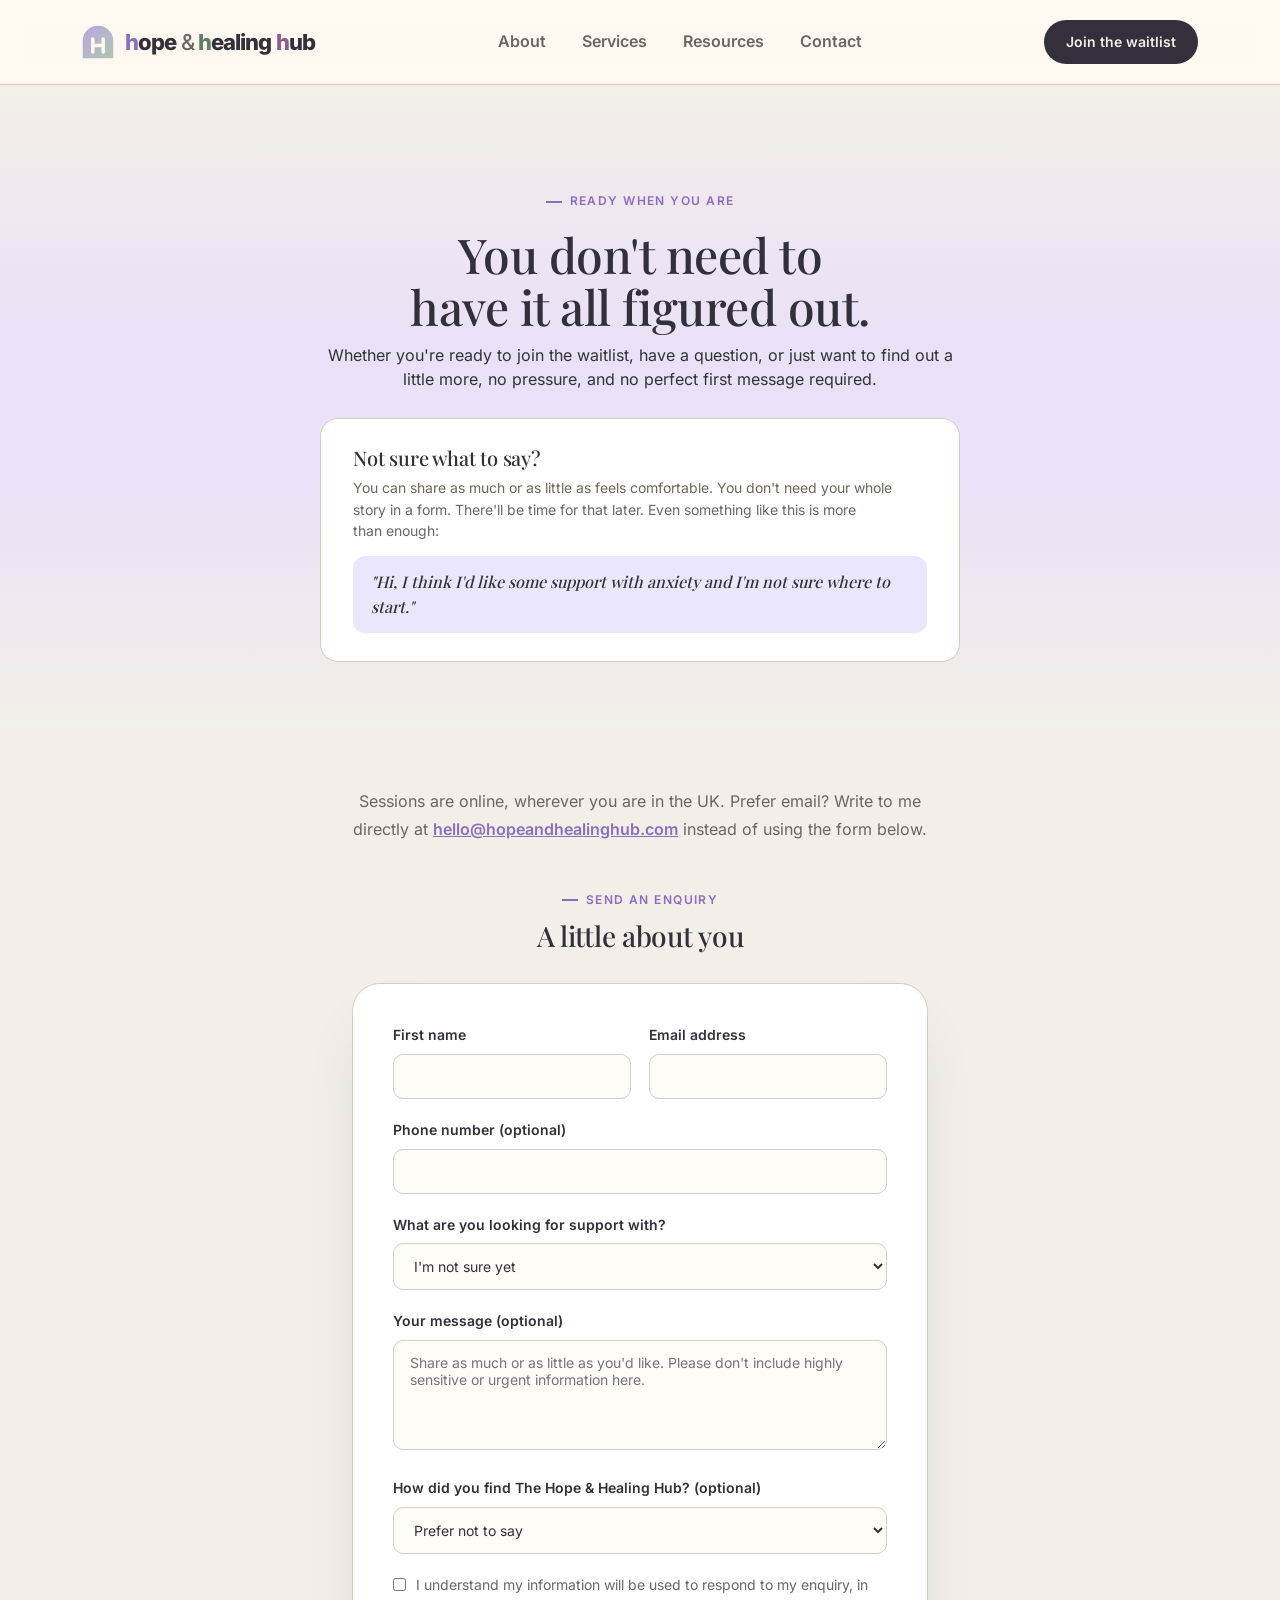
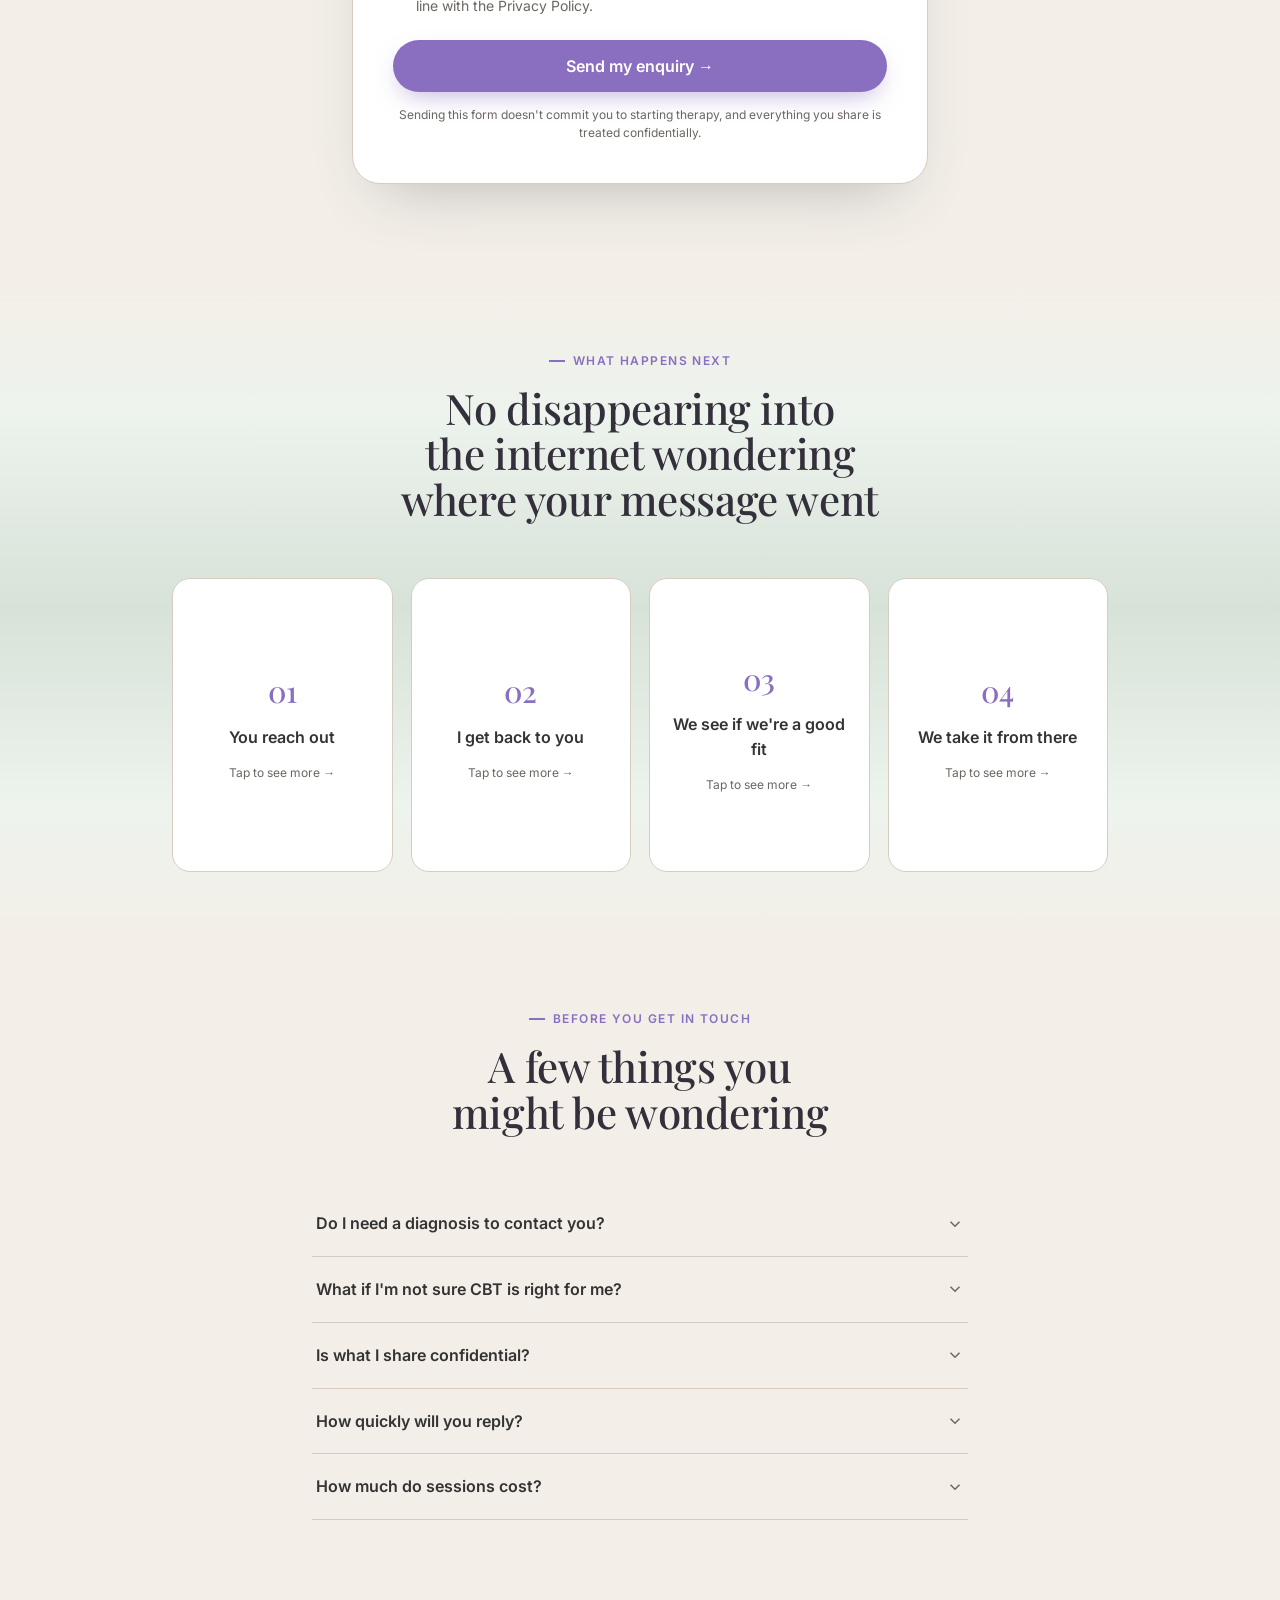
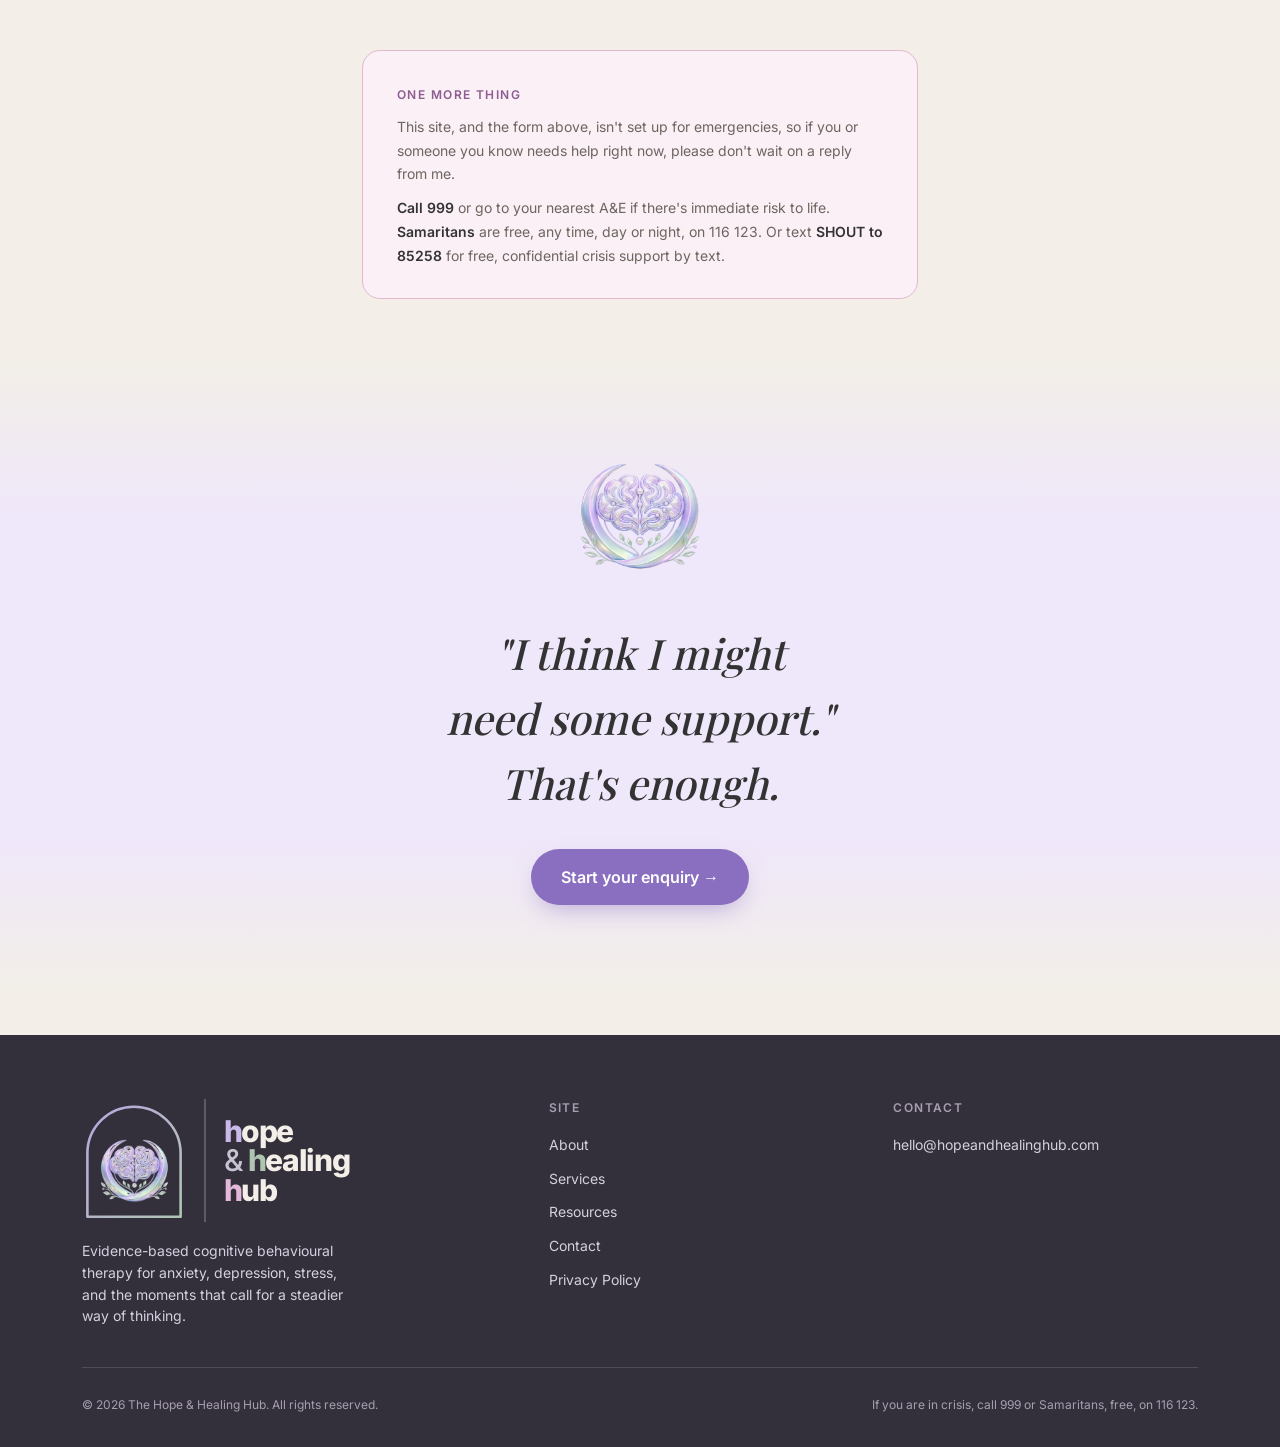
<file: contact.html>
<!DOCTYPE html>
<html lang="en-GB">
<head>
<meta charset="UTF-8">
<meta name="viewport" content="width=device-width, initial-scale=1.0">
<link rel="icon" href="assets/favicon.svg" type="image/svg+xml">
<link rel="icon" href="assets/favicon-32.png" sizes="32x32" type="image/png">
<link rel="apple-touch-icon" href="assets/apple-touch-icon.png">
<title>Contact a CBT Therapist | The Hope &amp; Healing Hub</title>
<meta name="description" content="Join the waitlist for The Hope &amp; Healing Hub. New client bookings aren't open yet: leave your details and we'll let you know the moment they are.">
<link rel="preload" href="assets/fonts/playfair-display-latin-500-normal.woff2" as="font" type="font/woff2" crossorigin>
<link rel="preload" href="assets/fonts/inter-latin-400-normal.woff2" as="font" type="font/woff2" crossorigin>
<link rel="stylesheet" href="assets/style.css">
<script src="assets/nav.js" defer></script>
<style>
  .contact-quote-hero {
    background: linear-gradient(180deg, var(--cream) 0%, #EAE0F7 40%, #EAE0F7 60%, var(--cream) 100%);
    padding: 100px 0 70px;
    text-align: center;
  }
  .contact-quote-hero .wrap { max-width: 720px; }
  .contact-quote-hero .eyebrow { justify-content: center; }
  .contact-quote-hero h1 { font-size:var(--fs-h1); margin: 18px 0 10px; }
  .contact-quote-hero .subline {
    font-family: 'Playfair Display', serif; font-style: italic; font-weight:500;
    font-size:var(--fs-hook); color: var(--gold-deep); margin: 0 0 20px;
  }
  .contact-quote-hero p.lead { margin: 0 auto 26px; }

  .reassure-card {
    max-width: 640px; margin: 0 auto; background: #fff;
    border: 1.5px solid var(--line); border-radius: var(--radius-md);
    padding: 28px 32px; text-align: left;
  }
  .reassure-card h3 { margin: 0 0 8px; font-size:var(--fs-hook); }
  .reassure-card p { font-size:var(--fs-sm); color: var(--ink-soft); margin: 0 0 14px; }
  .reassure-example {
    background: var(--sand); border-radius: 12px; padding: 14px 18px;
    font-style: italic; font-family:'Playfair Display', serif; font-weight:500; font-size:var(--fs-body); color: var(--ink);
  }

  .contact-reach { padding: 56px 0 0; text-align: center; }
  .contact-reach .wrap { max-width: 640px; }
  .contact-reach p { font-size:var(--fs-body); line-height: 1.7; color: var(--ink-soft); }
  .contact-reach a { color: var(--coral); font-weight:600; text-decoration: underline; }

  .contact-form-section { padding-top: 40px; }
  .contact-form-section .wrap { max-width: 640px; }
  .contact-form-section .form-heading { text-align: center; margin-bottom: 32px; }
  .contact-form-section .form-heading h2 { margin: 12px 0 8px; }
  .contact-form-section .form-heading p { color: var(--ink-soft); font-size:var(--fs-body); }
  .radio-row { display: flex; gap: 18px; flex-wrap: wrap; margin-top: 6px; }
  .radio-row label { display: flex; align-items: center; gap: 6px; font-size:var(--fs-sm); font-weight:600; }
  .consent-row { display: flex; align-items: flex-start; gap: 10px; margin: 18px 0; }
  .consent-row input { margin-top: 4px; }
  .consent-row label { font-size:var(--fs-sm); color: var(--ink-soft); line-height: 1.5; }

  .step-flow {
    padding: 60px 0;
    background: linear-gradient(180deg,
      var(--cream) 0%,
      #EDF3ED 20%,
      #D7E2D8 50%,
      #EDF3ED 80%,
      var(--cream) 100%
    );
  }
  .step-flow .wrap { max-width: 1000px; }
  .step-flip-grid {
    display: grid; grid-template-columns: repeat(4, 1fr); gap: 18px;
    margin-top: 36px;
  }
  .step-flip-card {
    aspect-ratio: 3/4; cursor: pointer; perspective: 1000px;
  }
  .step-flip-inner {
    position: relative; width: 100%; height: 100%;
    transition: transform 0.5s; transform-style: preserve-3d;
  }
  .step-flip-card.flipped .step-flip-inner { transform: rotateY(180deg); }
  .step-flip-face {
    position: absolute; inset: 0; backface-visibility: hidden;
    border-radius: var(--radius-md); padding: 22px 18px;
    display: flex; flex-direction: column; justify-content: center;
  }
  .step-flip-front {
    background: #fff; border: 1.5px solid var(--line); text-align: center;
  }
  .step-flip-front .step-num {
    font-family: 'Playfair Display', serif; font-weight:500; font-size:var(--fs-num);
    color: var(--gold-deep); display: block; margin-bottom: 10px;
  }
  .step-flip-front .step-title { font-weight:600; font-size:var(--fs-body); }
  .step-flip-front .step-tap-hint {
    display: block; margin-top: 14px; font-size:var(--fs-label); color: var(--ink-soft);
  }
  .step-flip-back {
    background: #D7E2D8; color: var(--ink); transform: rotateY(180deg);
    text-align: center;
  }
  .step-flip-back p { font-size:var(--fs-sm); line-height: 1.55; margin: 0; }

  @media (max-width: 720px) {
    .step-flip-grid { grid-template-columns: repeat(2, 1fr); }
  }

  /* FAQ accordion: same interaction language as steps */
  .faq-section .wrap { max-width: 720px; }
  .faq-item {
    border-bottom: 1px solid var(--line); cursor: pointer;
  }
  .faq-q { display: flex; align-items: center; justify-content: space-between; gap: 16px; padding: 20px 4px; }
  .faq-q span:first-child { font-weight:600; font-size:var(--fs-body); }
  .faq-chevron { transition: transform 0.2s ease; color: var(--ink-soft); flex-shrink: 0; }
  .faq-item.open .faq-chevron { transform: rotate(180deg); }
  .faq-a { max-height: 0; overflow: hidden; transition: max-height 0.25s ease; }
  .faq-item.open .faq-a { max-height: 200px; }
  .faq-a p { margin: 0 0 20px; padding: 0 4px; font-size:var(--fs-sm); color: var(--ink-soft); line-height: 1.65; }

  .quiet-crisis-note { padding: 60px 0; }
  .quiet-crisis-note .wrap { max-width: 620px; }
  .quiet-crisis-note .crisis-box {
    background: #FBF0F5;
    border: 1.5px solid #E3B8CE;
    border-radius: var(--radius-md);
    padding: 30px 34px;
  }
  .quiet-crisis-note .tag {
    display: inline-block; font-family: 'Inter', sans-serif; font-size:var(--fs-label); font-weight:600;
    text-transform: uppercase; letter-spacing:var(--track-label); color: #8C5C93; margin-bottom: 10px;
  }
  .quiet-crisis-note p { font-size:var(--fs-sm); line-height: 1.7; color: var(--ink-soft); margin: 0 0 10px; }
  .quiet-crisis-note p:last-child { margin-bottom: 0; }
  .quiet-crisis-note a { color: var(--ink); font-weight:600; }

  .closing-cta {
    padding: 90px 0;
    background: linear-gradient(180deg, var(--cream) 0%, #EFE7FA 25%, #EFE7FA 75%, var(--cream) 100%);
    text-align: center;
    position: relative;
    overflow: hidden;
  }
  .closing-cta .wrap { max-width: 560px; position: relative; z-index: 1; }
  .closing-cta .emblem {
    width: 150px; height: auto; margin: 0 auto 28px; display: block;
    opacity: 0.92;
  }
  .closing-cta p.big-quote {
    font-family: 'Playfair Display', serif; font-style: italic; font-weight:500; font-size:var(--fs-h2);
    color: var(--ink); margin: 0 0 32px;
  }

  @media (max-width: 640px) {
    .contact-quote-hero { padding: 72px 0 50px; }
    .step-item.open .step-body { padding: 0 22px 20px 22px; }
  }
</style>
</head>
<body>

<header>
  <div class="nav">
    <a href="index.html#top" class="logo"><img src="assets/mark-arch.svg" alt="" class="mark" width="32" height="34"><span class="logo-wm"><span class="a">h</span>ope <span class="amp">&amp;</span> <span class="b">h</span>ealing <span class="c">h</span>ub</span></a>
    <nav class="links" aria-label="Primary">
      <a href="about.html">About</a>
      <a href="services.html">Services</a>
      <a href="resources/index.html">Resources</a>
      <a href="contact.html">Contact</a>
    </nav>
    <a href="contact.html" class="nav-cta">Join the waitlist</a>
    <button class="nav-toggle" type="button" aria-expanded="false" aria-controls="mobile-menu" aria-label="Open menu"><span class="bars" aria-hidden="true"><span></span><span></span><span></span></span></button>
  </div>
  <div class="mobile-menu" id="mobile-menu" hidden>
    <nav aria-label="Mobile">
      <a class="mm-link" href="about.html">About</a>
      <a class="mm-link" href="services.html">Services</a>
      <a class="mm-link" href="resources/index.html">Resources</a>
      <a class="mm-link" href="contact.html" aria-current="page">Contact</a>
    </nav>
    <a class="mm-cta" href="contact.html">Join the waitlist</a>
  </div>
</header>

<main id="top">

  <section class="contact-quote-hero">
    <div class="wrap">
      <span class="eyebrow">Ready when you are</span>
      <h1>You don't need to have it all figured out.</h1>
      <p class="lead">Whether you're ready to join the waitlist, have a question, or just want to find out a little more, no pressure, and no perfect first message required.</p>

      <div class="reassure-card">
        <h3>Not sure what to say?</h3>
        <p>You can share as much or as little as feels comfortable. You don't need your whole story in a form. There'll be time for that later. Even something like this is more than enough:</p>
        <div class="reassure-example">"Hi, I think I'd like some support with anxiety and I'm not sure where to start."</div>
      </div>
    </div>
  </section>

  <section class="contact-reach">
    <div class="wrap">
      <p>Sessions are online, wherever you are in the UK. Prefer email? Write to me directly at <a href="mailto:hello@hopeandhealinghub.com">hello@hopeandhealinghub.com</a> instead of using the form below.</p>
    </div>
  </section>

  <section class="contact-form-section">
    <div class="wrap">
      <div class="form-heading">
        <span class="eyebrow" style="justify-content:center;">Send an enquiry</span>
        <h2>A little about you</h2>
      </div>

      <div class="form-card" id="formCard">
        <form id="contactForm" name="waitlist" method="POST" data-netlify="true" netlify-honeypot="bot-field">
          <input type="hidden" name="form-name" value="waitlist">
          <p style="display:none;">
            <label>Don't fill this out if you're human: <input name="bot-field"></label>
          </p>
          <div class="form-row">
            <div class="field">
              <label for="fname">First name</label>
              <input type="text" id="fname" name="fname" required autocomplete="given-name">
            </div>
            <div class="field">
              <label for="email">Email address</label>
              <input type="email" id="email" name="email" required autocomplete="email">
            </div>
          </div>
          <div class="field">
            <label for="phone">Phone number (optional)</label>
            <input type="tel" id="phone" name="phone" autocomplete="tel">
          </div>
          <div class="field">
            <label for="topic">What are you looking for support with?</label>
            <select id="topic" name="topic">
              <option>I'm not sure yet</option>
              <option>Anxiety &amp; worry</option>
              <option>Depression &amp; low mood</option>
              <option>Stress &amp; burnout</option>
              <option>OCD</option>
              <option>Trauma</option>
              <option>Self-esteem</option>
              <option>Something else</option>
            </select>
          </div>
          <div class="field">
            <label for="message">Your message (optional)</label>
            <textarea id="message" name="message" rows="4" placeholder="Share as much or as little as you'd like. Please don't include highly sensitive or urgent information here."></textarea>
          </div>
          <div class="field">
            <label for="source">How did you find The Hope &amp; Healing Hub? (optional)</label>
            <select id="source" name="source">
              <option>Prefer not to say</option>
              <option>Google</option>
              <option>Instagram</option>
              <option>TikTok</option>
              <option>Recommendation</option>
              <option>Other</option>
            </select>
          </div>
          <div class="consent-row">
            <input type="checkbox" id="consent" name="consent" required>
            <label for="consent">I understand my information will be used to respond to my enquiry, in line with the <a href="privacy.html" target="_blank" rel="noopener">Privacy Policy</a>.</label>
          </div>
          <button type="submit" class="btn-primary">Send my enquiry →</button>
          <p class="form-note">Sending this form doesn't commit you to starting therapy, and everything you share is treated confidentially.</p>
        </form>
      </div>

      <div id="formConfirm" style="display:none;">
        <h3>Thank you, your message is in.</h3>
        <p>I'll get back to you within 2 working days.</p>
      </div>
    </div>
  </section>

  <section class="step-flow">
    <div class="wrap">
      <div class="section-head" style="text-align:center; margin-left:auto; margin-right:auto;">
        <span class="eyebrow" style="justify-content:center;">What happens next</span>
        <h2>No disappearing into the internet wondering where your message went</h2>
      </div>

      <div class="step-flip-grid">
        <div class="step-flip-card" data-flip-step role="button" tabindex="0" aria-label="Flip to see what happens in step 1">
          <div class="step-flip-inner">
            <div class="step-flip-face step-flip-front">
              <span class="step-num">01</span>
              <span class="step-title">You reach out</span>
              <span class="step-tap-hint">Tap to see more →</span>
            </div>
            <div class="step-flip-face step-flip-back">
              <p>Fill in the form above with as much or as little as you feel comfortable sharing.</p>
            </div>
          </div>
        </div>
        <div class="step-flip-card" data-flip-step role="button" tabindex="0" aria-label="Flip to see what happens in step 2">
          <div class="step-flip-inner">
            <div class="step-flip-face step-flip-front">
              <span class="step-num">02</span>
              <span class="step-title">I get back to you</span>
              <span class="step-tap-hint">Tap to see more →</span>
            </div>
            <div class="step-flip-face step-flip-back">
              <p>Usually within 2 working days, to acknowledge your enquiry and talk through the next step.</p>
            </div>
          </div>
        </div>
        <div class="step-flip-card" data-flip-step role="button" tabindex="0" aria-label="Flip to see what happens in step 3">
          <div class="step-flip-inner">
            <div class="step-flip-face step-flip-front">
              <span class="step-num">03</span>
              <span class="step-title">We see if we're a good fit</span>
              <span class="step-tap-hint">Tap to see more →</span>
            </div>
            <div class="step-flip-face step-flip-back">
              <p>We'll talk through what you're hoping for support with, and whether CBT with me feels right for you.</p>
            </div>
          </div>
        </div>
        <div class="step-flip-card" data-flip-step role="button" tabindex="0" aria-label="Flip to see what happens in step 4">
          <div class="step-flip-inner">
            <div class="step-flip-face step-flip-front">
              <span class="step-num">04</span>
              <span class="step-title">We take it from there</span>
              <span class="step-tap-hint">Tap to see more →</span>
            </div>
            <div class="step-flip-face step-flip-back">
              <p>If it feels right, we'll arrange your first session, online, at a time that works for you.</p>
            </div>
          </div>
        </div>
      </div>
    </div>
  </section>

  <section class="faq-section" style="padding:70px 0;">
    <div class="wrap">
      <div class="section-head" style="text-align:center;">
        <span class="eyebrow" style="justify-content:center;">Before you get in touch</span>
        <h2>A few things you might be wondering</h2>
      </div>

      <div class="faq-item" data-faq>
        <div class="faq-q"><span>Do I need a diagnosis to contact you?</span><svg class="faq-chevron" width="18" height="18" viewBox="0 0 24 24" fill="none" stroke="currentColor" stroke-width="2"><path d="m6 9 6 6 6-6"/></svg></div>
        <div class="faq-a"><p>No. You don't need a diagnosis or even a clear idea of what's going on. We can start by making sense of what you've been experiencing and what you'd like to change.</p></div>
      </div>
      <div class="faq-item" data-faq>
        <div class="faq-q"><span>What if I'm not sure CBT is right for me?</span><svg class="faq-chevron" width="18" height="18" viewBox="0 0 24 24" fill="none" stroke="currentColor" stroke-width="2"><path d="m6 9 6 6 6-6"/></svg></div>
        <div class="faq-a"><p>That's okay. Getting in touch doesn't commit you to anything. Part of our first conversation is working out together whether CBT feels like a suitable fit for what you're looking for.</p></div>
      </div>
      <div class="faq-item" data-faq>
        <div class="faq-q"><span>Is what I share confidential?</span><svg class="faq-chevron" width="18" height="18" viewBox="0 0 24 24" fill="none" stroke="currentColor" stroke-width="2"><path d="m6 9 6 6 6-6"/></svg></div>
        <div class="faq-a"><p>Yes, enquiries are treated confidentially. There are limited circumstances where confidentiality has legal limits (for example, a serious risk of harm), and I'll always explain these clearly before we begin working together.</p></div>
      </div>
      <div class="faq-item" data-faq>
        <div class="faq-q"><span>How quickly will you reply?</span><svg class="faq-chevron" width="18" height="18" viewBox="0 0 24 24" fill="none" stroke="currentColor" stroke-width="2"><path d="m6 9 6 6 6-6"/></svg></div>
        <div class="faq-a"><p>Usually within 2 working days. Messages sent outside working hours will be picked up when I'm next available.</p></div>
      </div>
      <div class="faq-item" data-faq>
        <div class="faq-q"><span>How much do sessions cost?</span><svg class="faq-chevron" width="18" height="18" viewBox="0 0 24 24" fill="none" stroke="currentColor" stroke-width="2"><path d="m6 9 6 6 6-6"/></svg></div>
        <div class="faq-a"><p>Pricing isn't confirmed yet, as I'm not taking new clients just yet. I'll share this clearly on the site as soon as it's decided, well before anything is booked.</p></div>
      </div>
    </div>
  </section>

  <section class="quiet-crisis-note">
    <div class="wrap">
      <div class="crisis-box">
        <span class="tag">One more thing</span>
        <p>This site, and the form above, isn't set up for emergencies, so if you or someone you know needs help right now, please don't wait on a reply from me.</p>
        <p><a href="tel:999">Call 999</a> or go to your nearest A&amp;E if there's immediate risk to life. <a href="tel:116123">Samaritans</a> are free, any time, day or night, on 116 123. Or text <a href="sms:85258">SHOUT to 85258</a> for free, confidential crisis support by text.</p>
      </div>
    </div>
  </section>

  <section class="closing-cta">
    <div class="wrap">
      <img src="assets/emblem.png" alt="" class="emblem" aria-hidden="true">
      <p class="big-quote">"I think I might need some support." That's enough.</p>
      <a href="#top" class="btn-primary" id="backToForm">Start your enquiry →</a>
    </div>
  </section>

</main>

<footer>
  <div class="wrap">
    <div class="footer-grid">
      <div>
        <div class="b2"><div class="b2-arch"><img class="b2-frame" src="assets/b2-frame.svg" alt=""><img class="b2-emb" src="assets/emblem.png" alt=""></div><div class="b2-rule"></div><div class="b2-text"><div><span class="a">h</span>ope</div><div><span class="amp">&amp;</span> <span class="b">h</span>ealing</div><div><span class="c">h</span>ub</div></div></div>
        <p>Evidence-based cognitive behavioural therapy for anxiety, depression, stress, and the moments that call for a steadier way of thinking.</p>
      </div>
      <div class="footer-col">
        <h4>Site</h4>
        <a href="about.html">About</a>
        <a href="services.html">Services</a>
        <a href="resources/index.html">Resources</a>
        <a href="contact.html">Contact</a>
        <a href="privacy.html">Privacy Policy</a>
      </div>
      <div class="footer-col">
        <h4>Contact</h4>
        <a href="mailto:hello@hopeandhealinghub.com">hello@hopeandhealinghub.com</a>
      </div>
    </div>
    <div class="footer-bottom">
      <span>© 2026 The Hope &amp; Healing Hub. All rights reserved.</span>
      <span>If you are in crisis, call 999 or Samaritans, free, on 116 123.</span>
    </div>
  </div>
</footer>

<script>
  const form = document.getElementById('contactForm');
  const formCard = document.getElementById('formCard');
  const formConfirm = document.getElementById('formConfirm');

  function encodeFormData(formEl){
    return new URLSearchParams(new FormData(formEl)).toString();
  }

  form.addEventListener('submit', function(e){
    e.preventDefault();
    fetch('/', {
      method: 'POST',
      headers: { 'Content-Type': 'application/x-www-form-urlencoded' },
      body: encodeFormData(form)
    })
      .then(() => {
        formCard.style.display = 'none';
        formConfirm.style.display = 'block';
      })
      .catch(() => {
        formCard.style.display = 'none';
        formConfirm.style.display = 'block';
      });
  });

  // Interactive step pathway: flip cards
  document.querySelectorAll('[data-flip-step]').forEach((card) => {
    function toggleFlip(){ card.classList.toggle('flipped'); }
    card.addEventListener('click', toggleFlip);
    card.addEventListener('keydown', (e) => {
      if(e.key === 'Enter' || e.key === ' '){ e.preventDefault(); toggleFlip(); }
    });
  });

  // Interactive FAQ accordion
  document.querySelectorAll('[data-faq]').forEach((item) => {
    item.querySelector('.faq-q').addEventListener('click', () => {
      item.classList.toggle('open');
    });
  });

  document.getElementById('backToForm').addEventListener('click', (e) => {
    e.preventDefault();
    document.getElementById('fname').scrollIntoView({ behavior: 'smooth', block: 'center' });
    document.getElementById('fname').focus();
  });
</script>

</body>
</html>
</file>
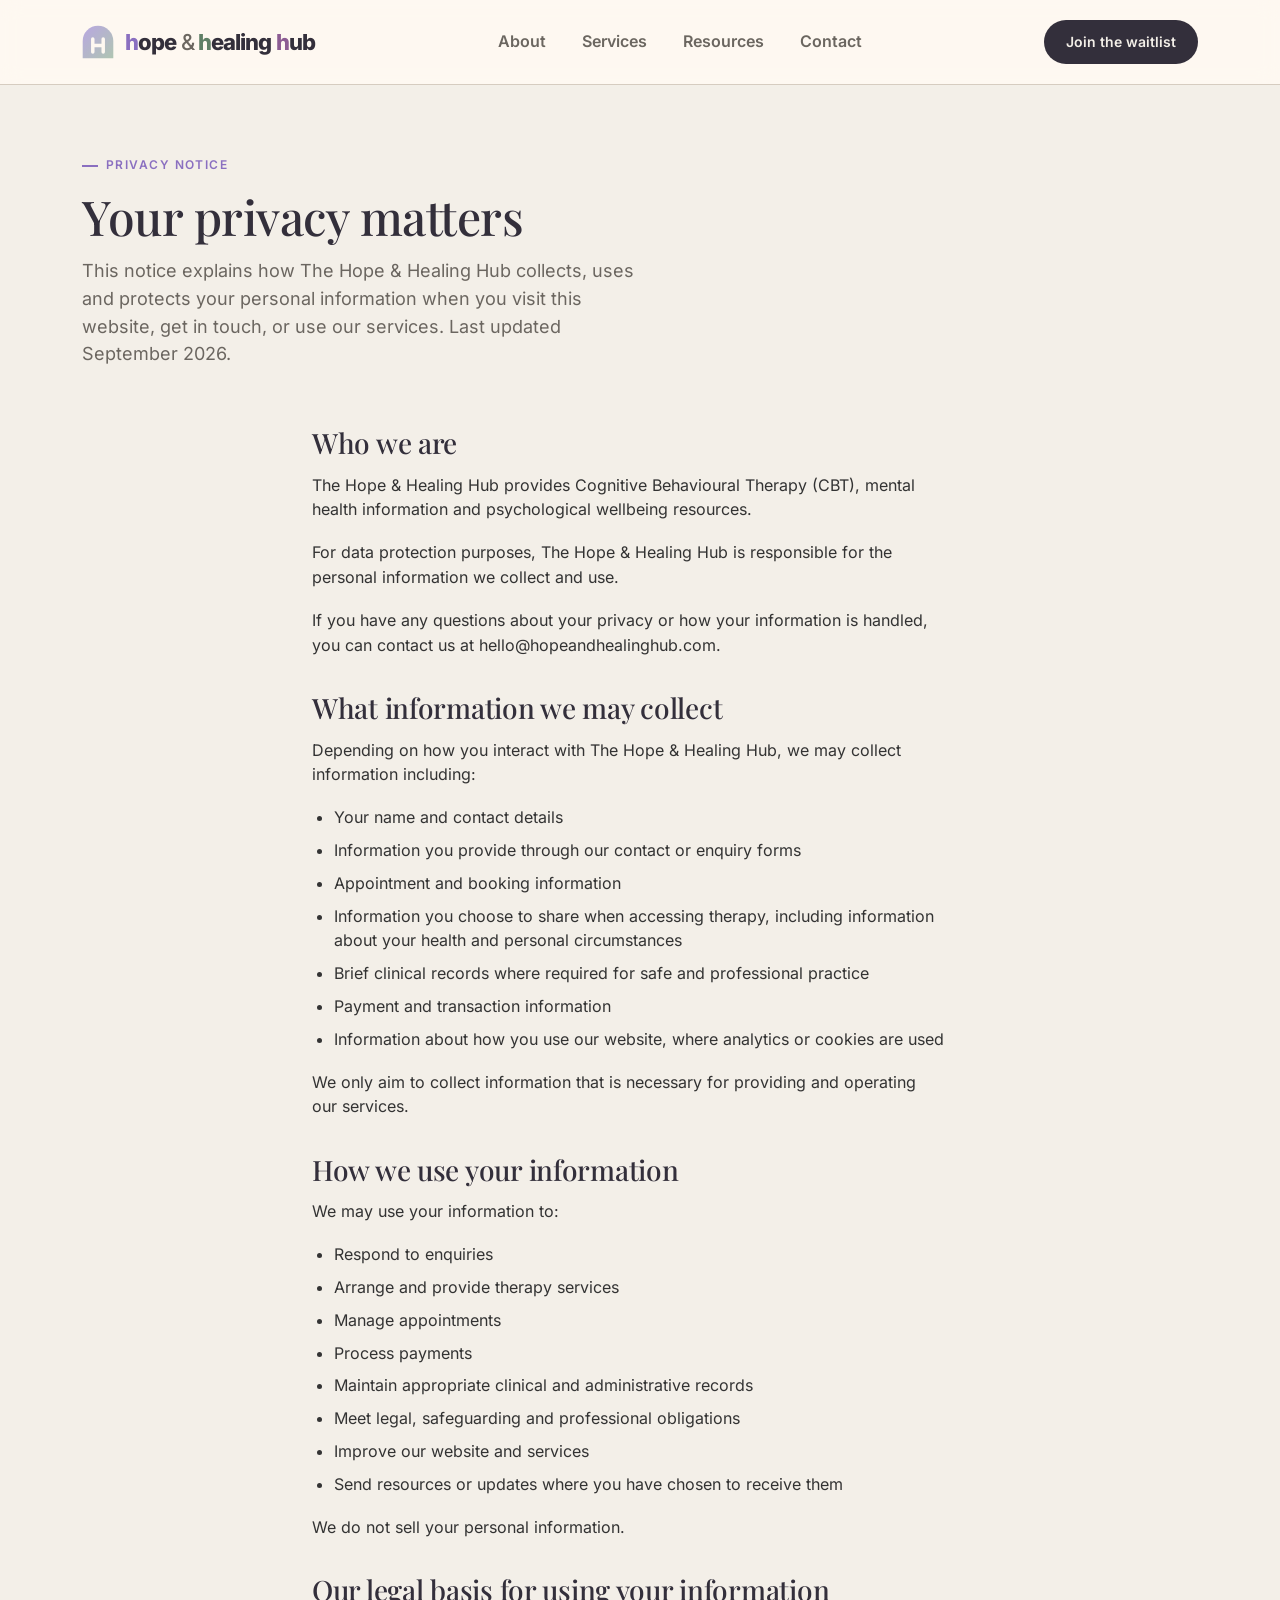
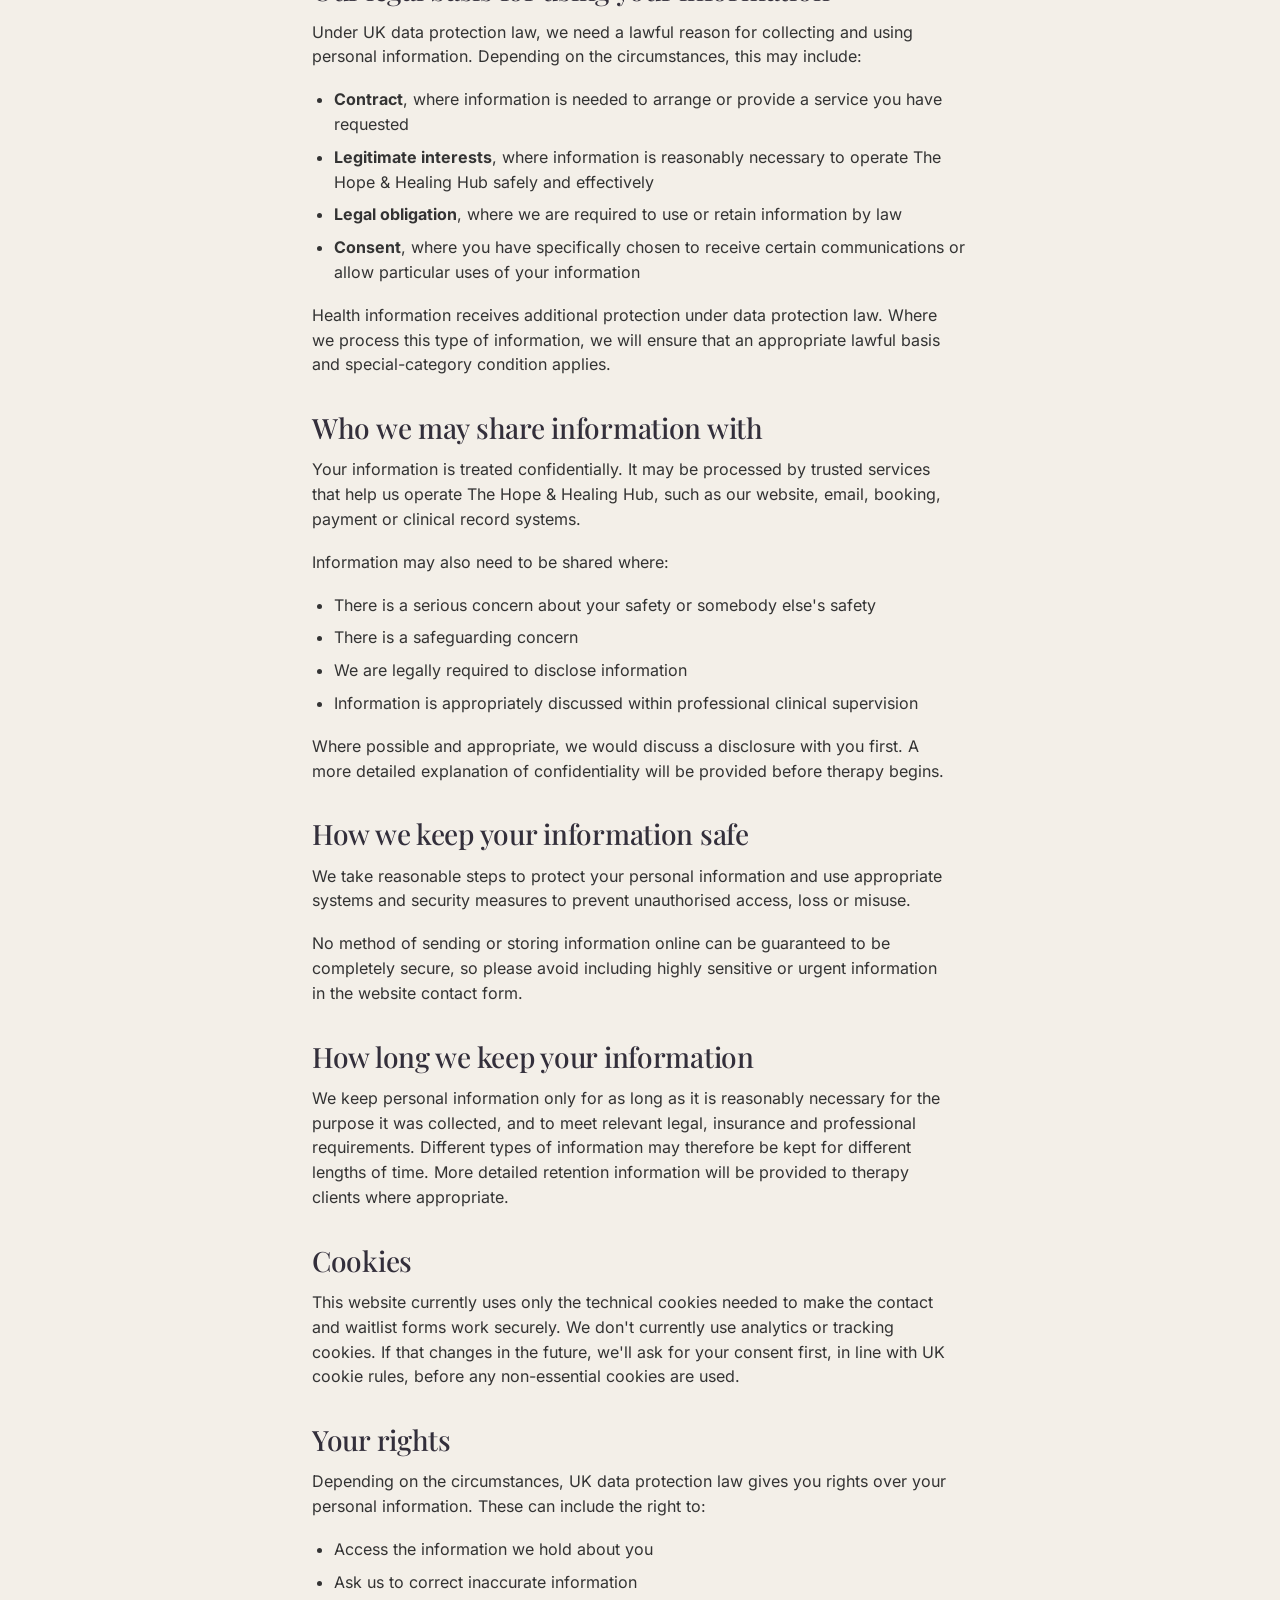
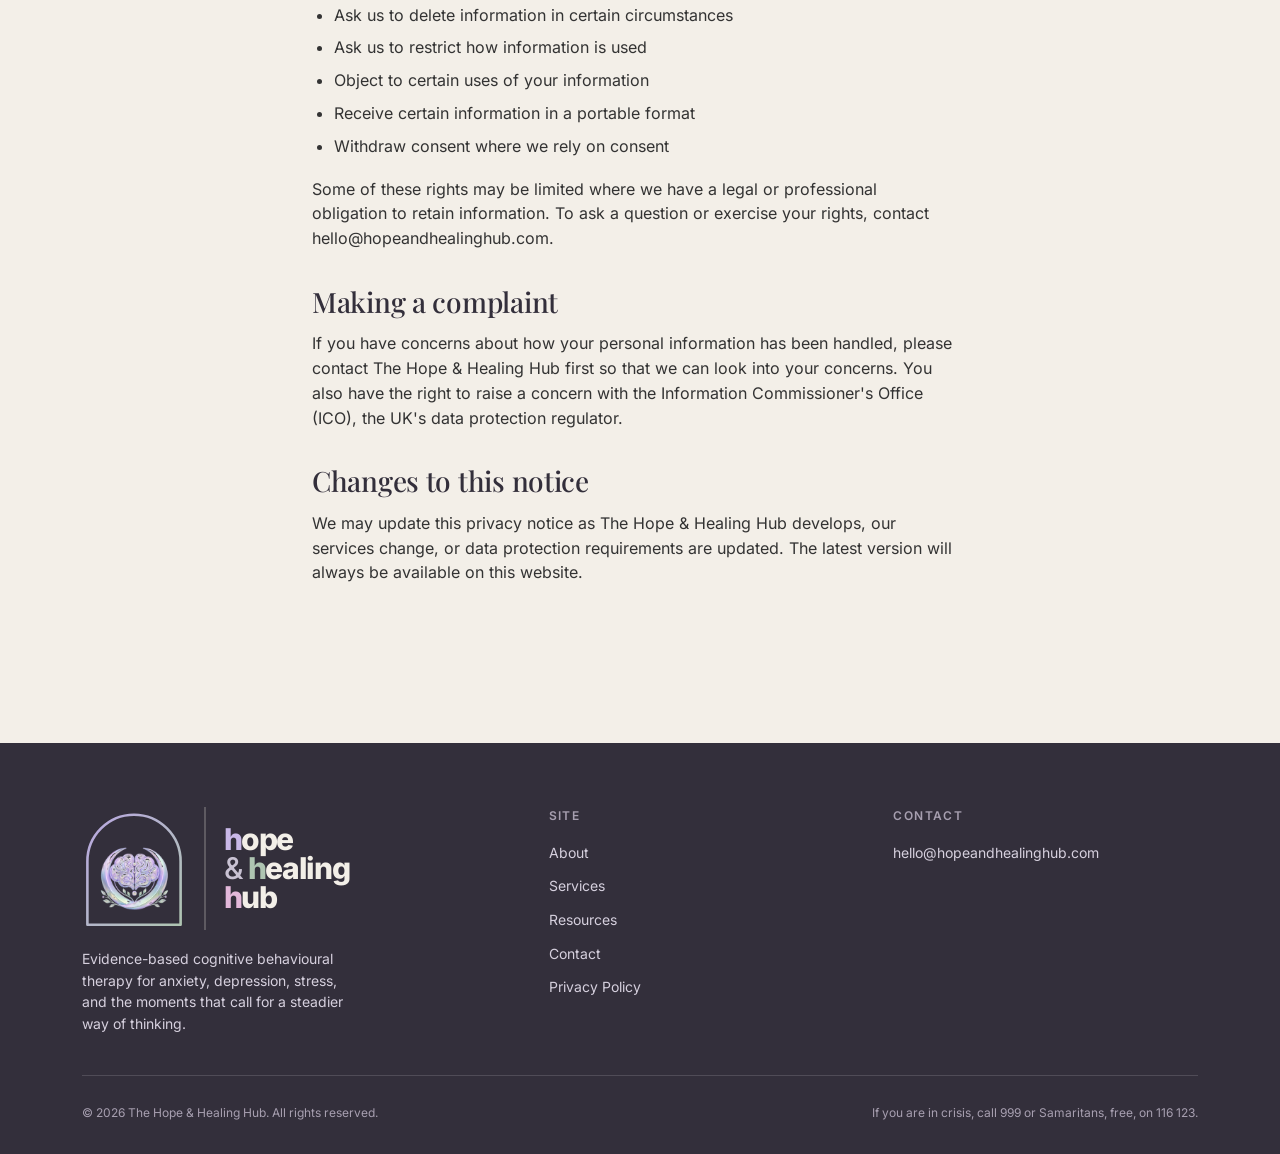
<file: privacy.html>
<!DOCTYPE html>
<html lang="en-GB">
<head>
<meta charset="UTF-8">
<meta name="viewport" content="width=device-width, initial-scale=1.0">
<link rel="icon" href="assets/favicon.svg" type="image/svg+xml">
<link rel="icon" href="assets/favicon-32.png" sizes="32x32" type="image/png">
<link rel="apple-touch-icon" href="assets/apple-touch-icon.png">
<title>Privacy Notice: The Hope &amp; Healing Hub</title>
<meta name="description" content="How The Hope &amp; Healing Hub collects, uses and protects your personal information when you visit this website, get in touch or use our services.">
<link rel="preload" href="assets/fonts/playfair-display-latin-500-normal.woff2" as="font" type="font/woff2" crossorigin>
<link rel="preload" href="assets/fonts/inter-latin-400-normal.woff2" as="font" type="font/woff2" crossorigin>
<link rel="stylesheet" href="assets/style.css">
<script src="assets/nav.js" defer></script>
</head>
<body>

<header>
  <div class="nav">
    <a href="index.html#top" class="logo"><img src="assets/mark-arch.svg" alt="" class="mark" width="32" height="34"><span class="logo-wm"><span class="a">h</span>ope <span class="amp">&amp;</span> <span class="b">h</span>ealing <span class="c">h</span>ub</span></a>
    <nav class="links" aria-label="Primary">
      <a href="about.html">About</a>
      <a href="services.html">Services</a>
      <a href="resources/index.html">Resources</a>
      <a href="contact.html">Contact</a>
    </nav>
    <a href="contact.html" class="nav-cta">Join the waitlist</a>
    <button class="nav-toggle" type="button" aria-expanded="false" aria-controls="mobile-menu" aria-label="Open menu"><span class="bars" aria-hidden="true"><span></span><span></span><span></span></span></button>
  </div>
  <div class="mobile-menu" id="mobile-menu" hidden>
    <nav aria-label="Mobile">
      <a class="mm-link" href="about.html">About</a>
      <a class="mm-link" href="services.html">Services</a>
      <a class="mm-link" href="resources/index.html">Resources</a>
      <a class="mm-link" href="contact.html">Contact</a>
    </nav>
    <a class="mm-cta" href="contact.html">Join the waitlist</a>
  </div>
</header>

<main id="top">

  <section class="page-hero">
    <div class="wrap">
      <span class="eyebrow">Privacy Notice</span>
      <h1>Your privacy matters</h1>
      <p class="lead">This notice explains how The Hope &amp; Healing Hub collects, uses and protects your personal information when you visit this website, get in touch, or use our services. Last updated September 2026.</p>
    </div>
  </section>

  <section class="post" style="padding-top:0;">
    <div class="wrap post-body" style="max-width:720px;">

      <h2>Who we are</h2>
      <p>The Hope &amp; Healing Hub provides Cognitive Behavioural Therapy (CBT), mental health information and psychological wellbeing resources.</p>
      <p>For data protection purposes, The Hope &amp; Healing Hub is responsible for the personal information we collect and use.</p>
      <p>If you have any questions about your privacy or how your information is handled, you can contact us at <a href="mailto:hello@hopeandhealinghub.com">hello@hopeandhealinghub.com</a>.</p>

      <h2>What information we may collect</h2>
      <p>Depending on how you interact with The Hope &amp; Healing Hub, we may collect information including:</p>
      <ul>
        <li>Your name and contact details</li>
        <li>Information you provide through our contact or enquiry forms</li>
        <li>Appointment and booking information</li>
        <li>Information you choose to share when accessing therapy, including information about your health and personal circumstances</li>
        <li>Brief clinical records where required for safe and professional practice</li>
        <li>Payment and transaction information</li>
        <li>Information about how you use our website, where analytics or cookies are used</li>
      </ul>
      <p>We only aim to collect information that is necessary for providing and operating our services.</p>

      <h2>How we use your information</h2>
      <p>We may use your information to:</p>
      <ul>
        <li>Respond to enquiries</li>
        <li>Arrange and provide therapy services</li>
        <li>Manage appointments</li>
        <li>Process payments</li>
        <li>Maintain appropriate clinical and administrative records</li>
        <li>Meet legal, safeguarding and professional obligations</li>
        <li>Improve our website and services</li>
        <li>Send resources or updates where you have chosen to receive them</li>
      </ul>
      <p>We do not sell your personal information.</p>

      <h2>Our legal basis for using your information</h2>
      <p>Under UK data protection law, we need a lawful reason for collecting and using personal information. Depending on the circumstances, this may include:</p>
      <ul>
        <li><strong>Contract</strong>, where information is needed to arrange or provide a service you have requested</li>
        <li><strong>Legitimate interests</strong>, where information is reasonably necessary to operate The Hope &amp; Healing Hub safely and effectively</li>
        <li><strong>Legal obligation</strong>, where we are required to use or retain information by law</li>
        <li><strong>Consent</strong>, where you have specifically chosen to receive certain communications or allow particular uses of your information</li>
      </ul>
      <p>Health information receives additional protection under data protection law. Where we process this type of information, we will ensure that an appropriate lawful basis and special-category condition applies.</p>

      <h2>Who we may share information with</h2>
      <p>Your information is treated confidentially. It may be processed by trusted services that help us operate The Hope &amp; Healing Hub, such as our website, email, booking, payment or clinical record systems.</p>
      <p>Information may also need to be shared where:</p>
      <ul>
        <li>There is a serious concern about your safety or somebody else's safety</li>
        <li>There is a safeguarding concern</li>
        <li>We are legally required to disclose information</li>
        <li>Information is appropriately discussed within professional clinical supervision</li>
      </ul>
      <p>Where possible and appropriate, we would discuss a disclosure with you first. A more detailed explanation of confidentiality will be provided before therapy begins.</p>

      <h2>How we keep your information safe</h2>
      <p>We take reasonable steps to protect your personal information and use appropriate systems and security measures to prevent unauthorised access, loss or misuse.</p>
      <p>No method of sending or storing information online can be guaranteed to be completely secure, so please avoid including highly sensitive or urgent information in the website contact form.</p>

      <h2>How long we keep your information</h2>
      <p>We keep personal information only for as long as it is reasonably necessary for the purpose it was collected, and to meet relevant legal, insurance and professional requirements. Different types of information may therefore be kept for different lengths of time. More detailed retention information will be provided to therapy clients where appropriate.</p>

      <h2>Cookies</h2>
      <p>This website currently uses only the technical cookies needed to make the contact and waitlist forms work securely. We don't currently use analytics or tracking cookies. If that changes in the future, we'll ask for your consent first, in line with UK cookie rules, before any non-essential cookies are used.</p>

      <h2>Your rights</h2>
      <p>Depending on the circumstances, UK data protection law gives you rights over your personal information. These can include the right to:</p>
      <ul>
        <li>Access the information we hold about you</li>
        <li>Ask us to correct inaccurate information</li>
        <li>Ask us to delete information in certain circumstances</li>
        <li>Ask us to restrict how information is used</li>
        <li>Object to certain uses of your information</li>
        <li>Receive certain information in a portable format</li>
        <li>Withdraw consent where we rely on consent</li>
      </ul>
      <p>Some of these rights may be limited where we have a legal or professional obligation to retain information. To ask a question or exercise your rights, contact <a href="mailto:hello@hopeandhealinghub.com">hello@hopeandhealinghub.com</a>.</p>

      <h2>Making a complaint</h2>
      <p>If you have concerns about how your personal information has been handled, please contact The Hope &amp; Healing Hub first so that we can look into your concerns. You also have the right to raise a concern with the <a href="https://ico.org.uk/" target="_blank" rel="noopener">Information Commissioner's Office (ICO)</a>, the UK's data protection regulator.</p>

      <h2>Changes to this notice</h2>
      <p>We may update this privacy notice as The Hope &amp; Healing Hub develops, our services change, or data protection requirements are updated. The latest version will always be available on this website.</p>

    </div>
  </section>

</main>

<footer>
  <div class="wrap">
    <div class="footer-grid">
      <div>
        <div class="b2"><div class="b2-arch"><img class="b2-frame" src="assets/b2-frame.svg" alt=""><img class="b2-emb" src="assets/emblem.png" alt=""></div><div class="b2-rule"></div><div class="b2-text"><div><span class="a">h</span>ope</div><div><span class="amp">&amp;</span> <span class="b">h</span>ealing</div><div><span class="c">h</span>ub</div></div></div>
        <p>Evidence-based cognitive behavioural therapy for anxiety, depression, stress, and the moments that call for a steadier way of thinking.</p>
      </div>
      <div class="footer-col">
        <h4>Site</h4>
        <a href="about.html">About</a>
        <a href="services.html">Services</a>
        <a href="resources/index.html">Resources</a>
        <a href="contact.html">Contact</a>
        <a href="privacy.html">Privacy Policy</a>
      </div>
      <div class="footer-col">
        <h4>Contact</h4>
        <a href="mailto:hello@hopeandhealinghub.com">hello@hopeandhealinghub.com</a>
      </div>
    </div>
    <div class="footer-bottom">
      <span>© 2026 The Hope &amp; Healing Hub. All rights reserved.</span>
      <span>If you are in crisis, call 999 or Samaritans, free, on 116 123.</span>
    </div>
  </div>
</footer>

</body>
</html>
</file>
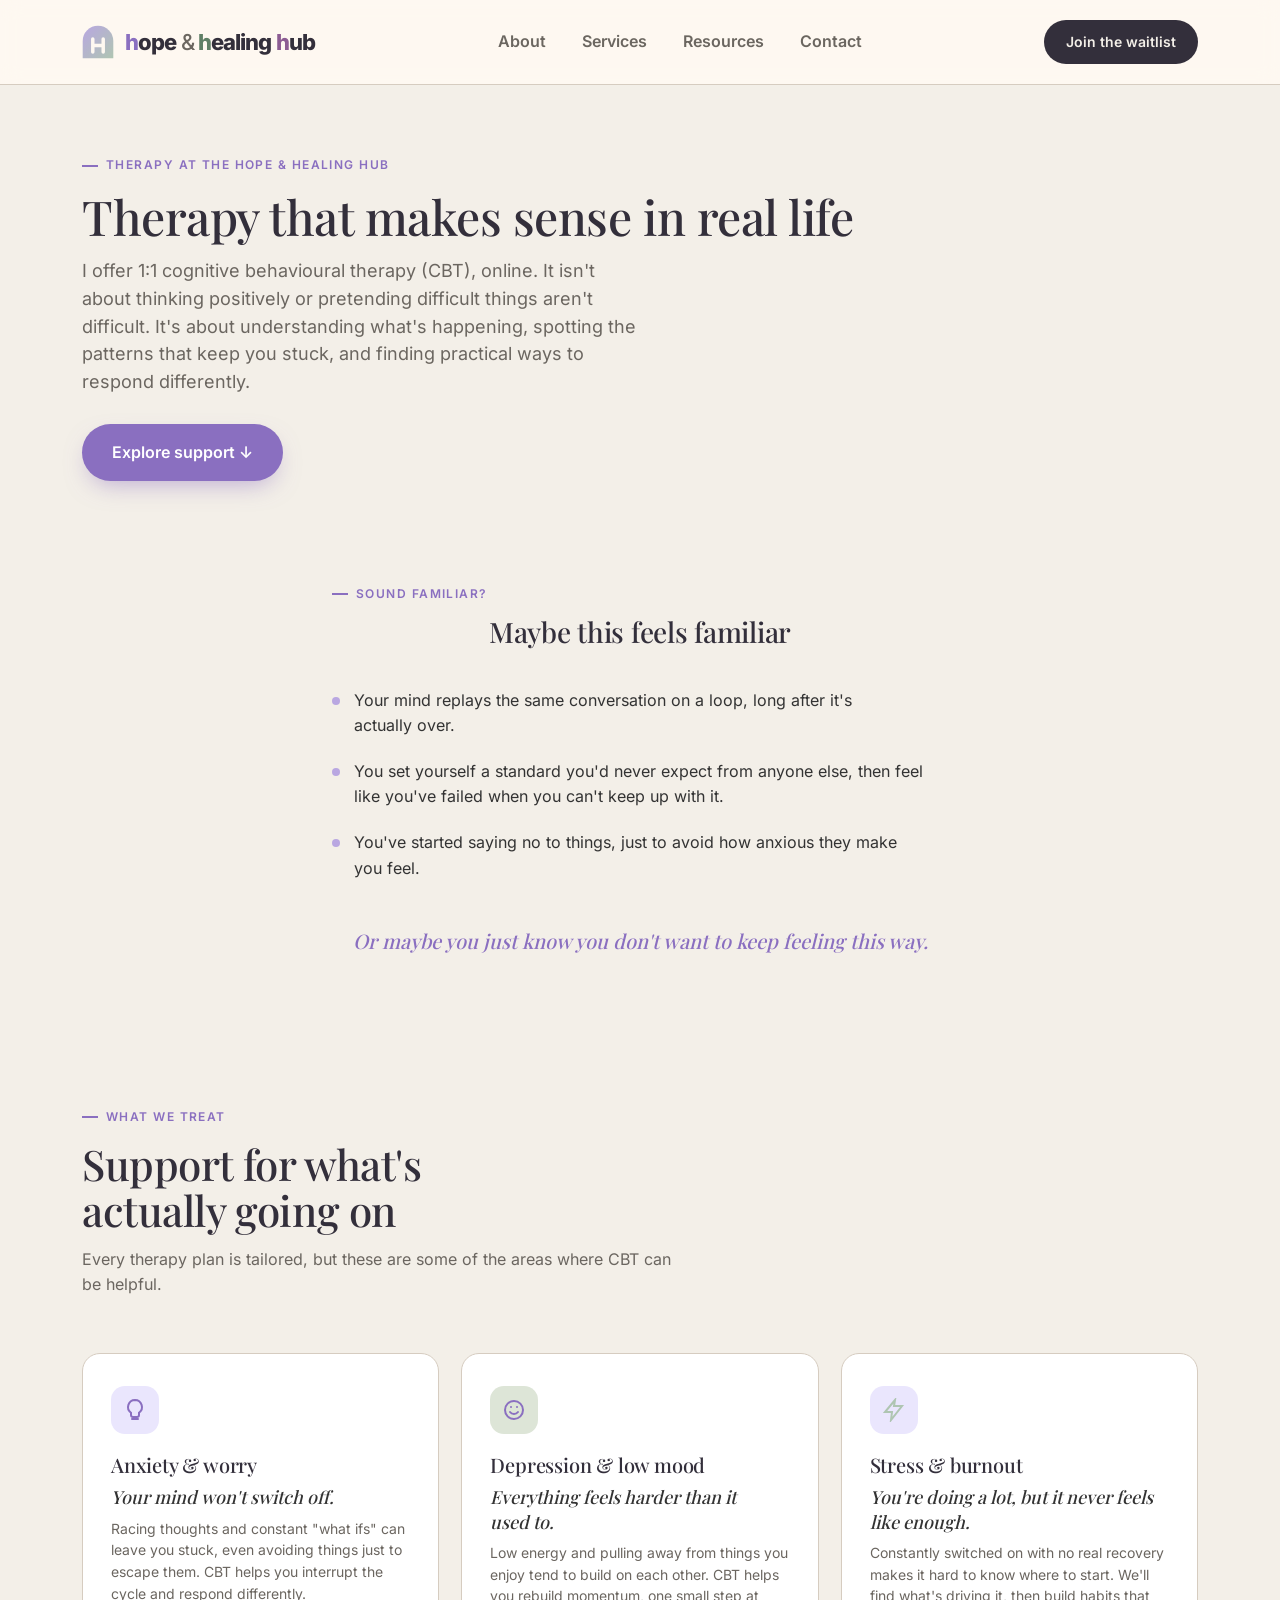
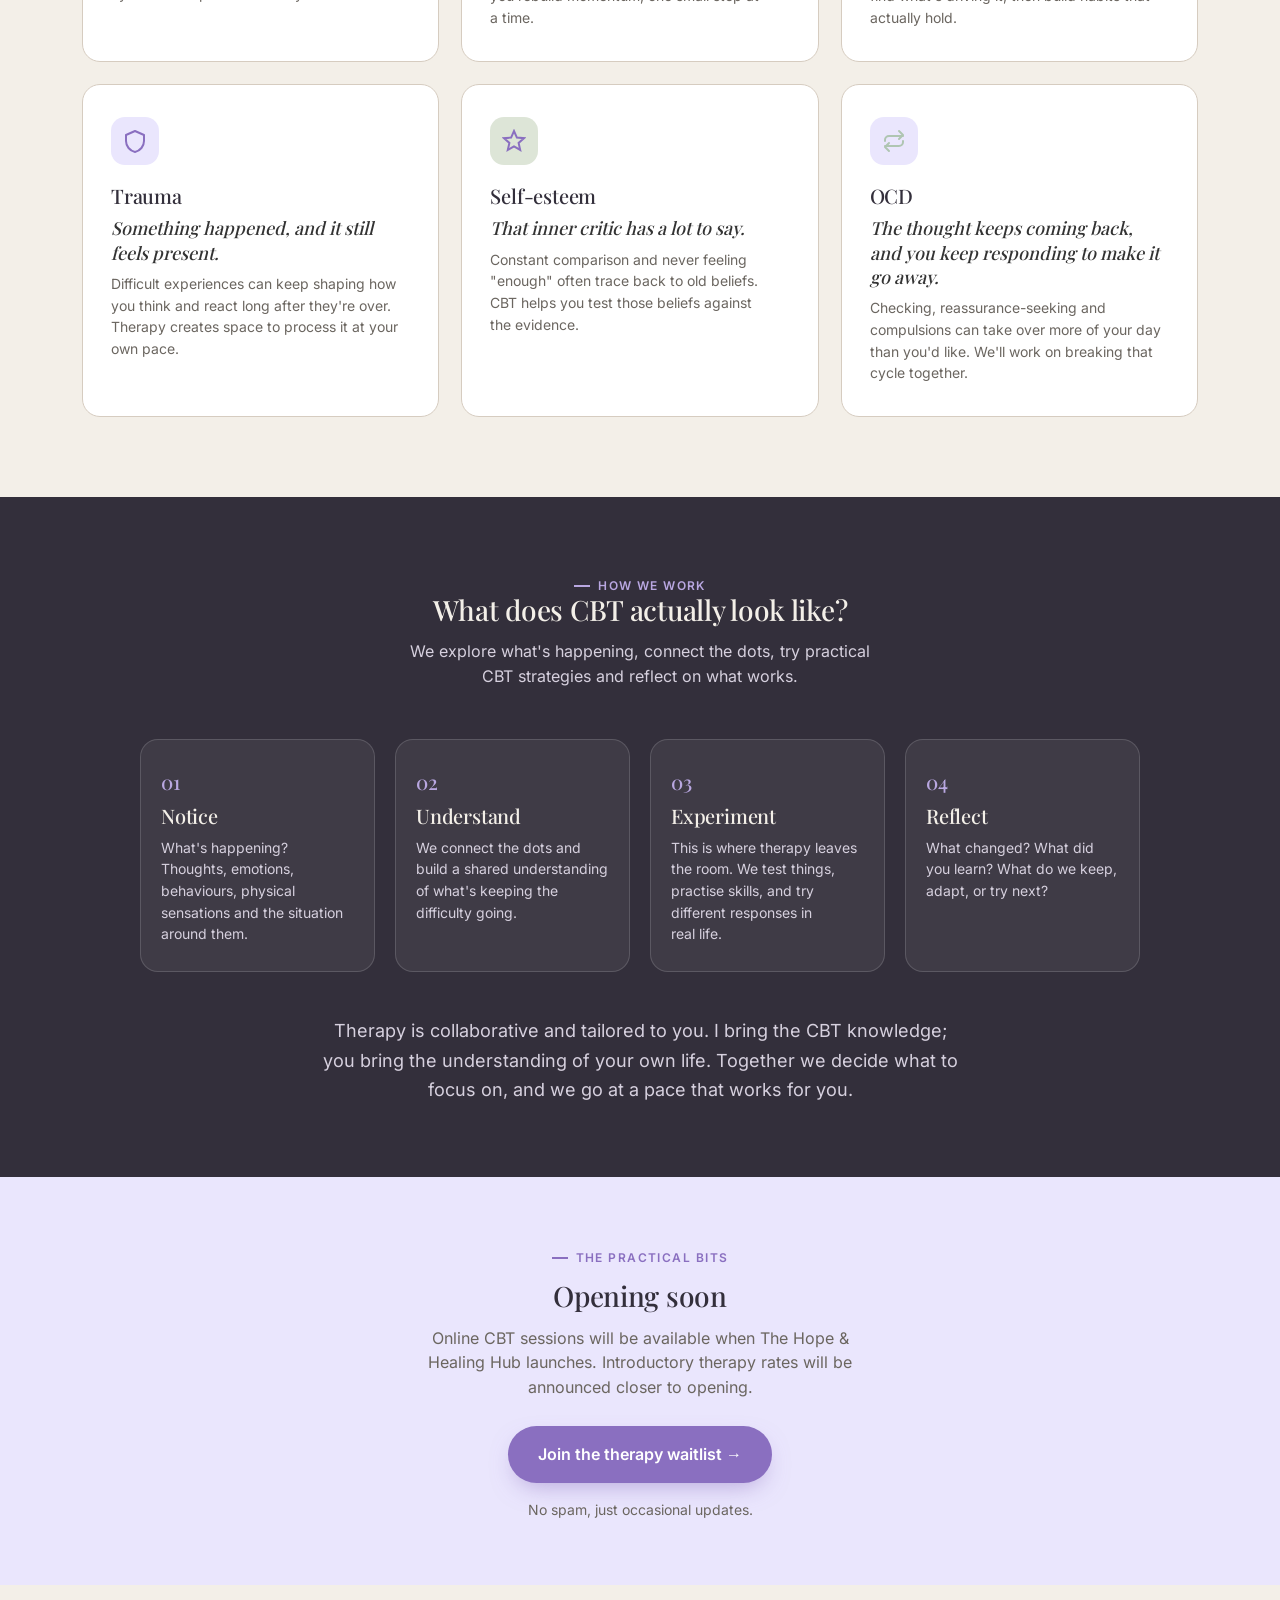
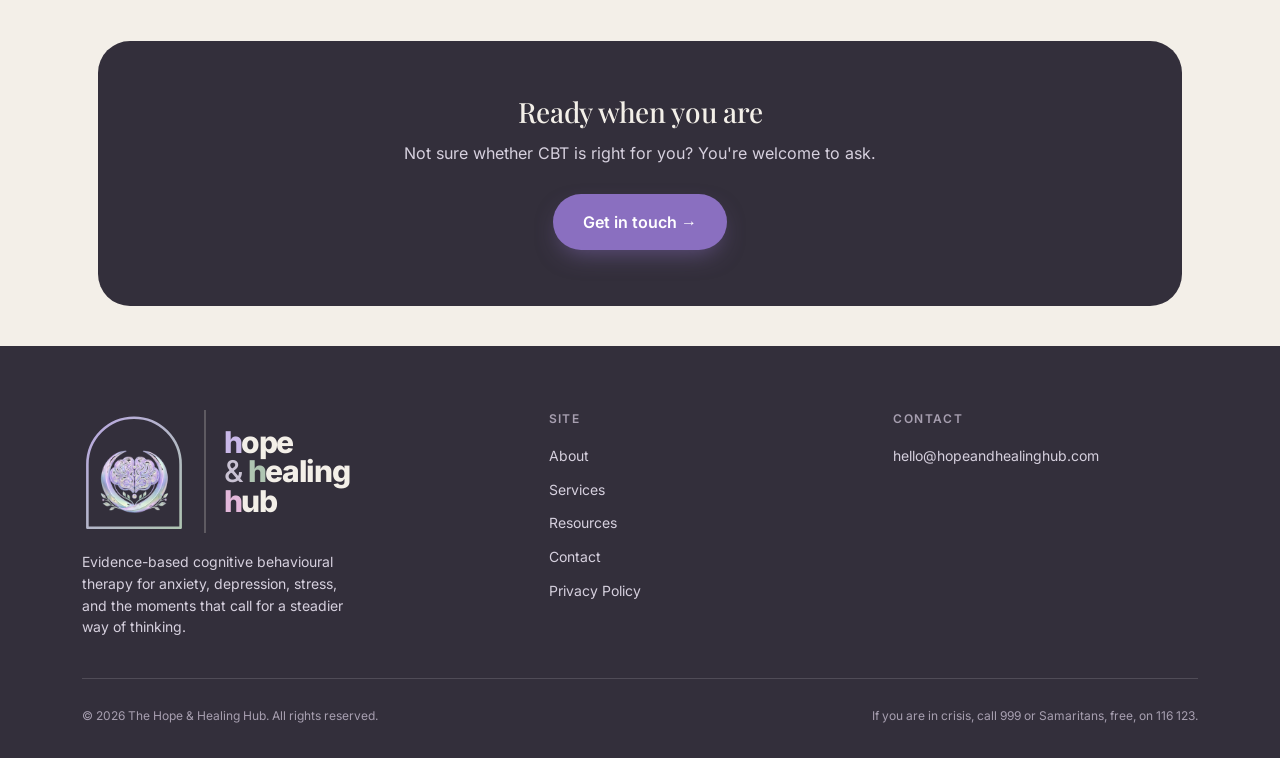
<file: services.html>
<!DOCTYPE html>
<html lang="en-GB">
<head>
<meta charset="UTF-8">
<meta name="viewport" content="width=device-width, initial-scale=1.0">
<link rel="icon" href="assets/favicon.svg" type="image/svg+xml">
<link rel="icon" href="assets/favicon-32.png" sizes="32x32" type="image/png">
<link rel="apple-touch-icon" href="assets/apple-touch-icon.png">
<title>1:1 CBT Therapy | The Hope &amp; Healing Hub</title>
<meta name="description" content="1:1 Cognitive Behavioural Therapy with The Hope &amp; Healing Hub. Support for anxiety, low mood, stress, OCD, self-esteem and trauma, online.">
<link rel="preload" href="assets/fonts/playfair-display-latin-500-normal.woff2" as="font" type="font/woff2" crossorigin>
<link rel="preload" href="assets/fonts/inter-latin-400-normal.woff2" as="font" type="font/woff2" crossorigin>
<link rel="stylesheet" href="assets/style.css">
<script src="assets/nav.js" defer></script>
<style>
  /* Maybe this feels familiar */
  .familiar-section { padding: 72px 0; background: var(--cream); }
  .familiar-section .wrap { max-width: 680px; }
  .familiar-section .eyebrow { justify-content: center; }
  .familiar-section h2 { text-align: center; margin: 14px 0 40px; }
  .familiar-list { display: flex; flex-direction: column; gap: 20px; }
  .familiar-list p {
    font-size:var(--fs-body); line-height: 1.6; color: var(--ink);
    padding-left: 22px; position: relative;
  }
  .familiar-list p::before {
    content: ""; position: absolute; left: 0; top: 9px;
    width: 8px; height: 8px; border-radius: 50%; background: var(--gold);
  }
  .familiar-close { text-align: center; margin-top: 44px; font-size:var(--fs-lead); }
  .familiar-close .quote-line { font-family: 'Playfair Display', serif; font-style: italic; font-weight:500; font-size:var(--fs-hook); color: var(--gold-deep); display: block; margin-top: 10px; }

  /* CBT loop */
  .loop-section { padding: 72px 0; background: var(--teal-deep); color: var(--cream); text-align: center; }
  .loop-section .eyebrow { justify-content: center; color: var(--gold); }
  .loop-section .eyebrow::before { background: var(--gold); }
  .loop-section .intro { color: #D6D0DE; max-width: 460px; margin: 14px auto 50px; }
  .loop-grid { display: grid; grid-template-columns: repeat(4, 1fr); gap: 20px; max-width: 1000px; margin: 0 auto; position: relative; }
  .loop-step { background: rgba(255,255,255,0.06); border: 1px solid rgba(255,255,255,0.15); border-radius: var(--radius-md); padding: 26px 20px; text-align: left; }
  .loop-step .loop-num { font-family: 'Playfair Display', serif; font-style:normal; font-size:var(--fs-hook); font-weight:500; color: var(--gold); display: block; margin-bottom: 8px; }
  .loop-step h3 { color: var(--cream); font-size:var(--fs-hook); margin: 0 0 10px; }
  .loop-step p { font-size:var(--fs-sm); color: #D6D0DE; margin: 0; }
  @media (max-width: 860px) { .loop-grid { grid-template-columns: 1fr 1fr; } }
  @media (max-width: 500px) { .loop-grid { grid-template-columns: 1fr; } }

  /* Practical bits: opening soon */
  .opening-soon { padding: 64px 0; background: var(--sand); text-align: center; }
  .opening-soon .wrap { max-width: 520px; }
  .opening-soon .eyebrow { justify-content: center; }
  .opening-soon h2 { margin: 14px 0 14px; }
  .opening-soon p { font-size:var(--fs-body); color: var(--ink-soft); margin-bottom: 26px; }
  .opening-soon .fine-print { font-size:var(--fs-sm); color: var(--ink-soft); margin-top: 16px; margin-bottom: 0; }

  /* new in this version */
  .page-hero .hero-cta { margin-top: 28px; }
  .process-note { max-width: 640px; margin: 44px auto 0; text-align: center; font-size: var(--fs-lead); line-height: 1.65; color: var(--ink-soft); }
  #services { scroll-margin-top: 84px; }
  .services { padding: 72px 0 80px; }
  /* the heading and note on the dark band need light text (the heading was the same colour as the band, so it could not be seen) */
  .loop-section h2 { color: var(--cream); }
  .loop-section .process-note { color: #D6D0DE; }
  @media (max-width: 720px) {
    .familiar-section, .loop-section { padding: 56px 0; }
    .services { padding: 56px 0 64px; }
    .opening-soon { padding: 52px 0; }
  }
</style>
</head>
<body>

<header>
  <div class="nav">
    <a href="index.html#top" class="logo"><img src="assets/mark-arch.svg" alt="" class="mark" width="32" height="34"><span class="logo-wm"><span class="a">h</span>ope <span class="amp">&amp;</span> <span class="b">h</span>ealing <span class="c">h</span>ub</span></a>
    <nav class="links" aria-label="Primary">
      <a href="about.html">About</a>
      <a href="services.html">Services</a>
      <a href="resources/index.html">Resources</a>
      <a href="contact.html">Contact</a>
    </nav>
    <a href="contact.html" class="nav-cta">Join the waitlist</a>
    <button class="nav-toggle" type="button" aria-expanded="false" aria-controls="mobile-menu" aria-label="Open menu"><span class="bars" aria-hidden="true"><span></span><span></span><span></span></span></button>
  </div>
  <div class="mobile-menu" id="mobile-menu" hidden>
    <nav aria-label="Mobile">
      <a class="mm-link" href="about.html">About</a>
      <a class="mm-link" href="services.html" aria-current="page">Services</a>
      <a class="mm-link" href="resources/index.html">Resources</a>
      <a class="mm-link" href="contact.html">Contact</a>
    </nav>
    <a class="mm-cta" href="contact.html">Join the waitlist</a>
  </div>
</header>

<main id="top">

  <!-- ================= HERO ================= -->
  <section class="page-hero">
    <div class="wrap">
      <span class="eyebrow">Therapy at The Hope &amp; Healing Hub</span>
      <h1>Therapy that makes sense in real life</h1>
      <p class="lead">I offer 1:1 cognitive behavioural therapy (CBT), online. It isn't about thinking positively or pretending difficult things aren't difficult. It's about understanding what's happening, spotting the patterns that keep you stuck, and finding practical ways to respond differently.</p>
      <div class="cta-row hero-cta"><a href="#services" class="btn-primary">Explore support ↓</a></div>
    </div>
  </section>

  <section class="familiar-section">
    <div class="wrap">
      <span class="eyebrow">Sound familiar?</span>
      <h2>Maybe this feels familiar</h2>
      <div class="familiar-list">
        <p>Your mind replays the same conversation on a loop, long after it's actually over.</p>
        <p>You set yourself a standard you'd never expect from anyone else, then feel like you've failed when you can't keep up with it.</p>
        <p>You've started saying no to things, just to avoid how anxious they make you feel.</p>
      </div>
      <div class="familiar-close">
        <span class="quote-line">Or maybe you just know you don't want to keep feeling this way.</span>
      </div>
    </div>
  </section>

  <section id="services" class="services">
    <div class="wrap">
      <span class="eyebrow">What we treat</span>
      <div class="section-head">
        <h2>Support for what's actually going on</h2>
        <p>Every therapy plan is tailored, but these are some of the areas where CBT can be helpful.</p>
      </div>
      <div class="service-grid">
        <div class="service-card">
          <div class="service-icon"><svg viewBox="0 0 24 24" fill="none" stroke="currentColor" stroke-width="2" stroke-linecap="round"><path d="M12 2a7 7 0 0 0-4 12.7V17a2 2 0 0 0 2 2h4a2 2 0 0 0 2-2v-2.3A7 7 0 0 0 12 2Z"/><path d="M9 21h6"/></svg></div>
          <h3>Anxiety &amp; worry</h3>
          <p class="card-hook">Your mind won't switch off.</p>
          <p>Racing thoughts and constant "what ifs" can leave you stuck, even avoiding things just to escape them. CBT helps you interrupt the cycle and respond differently.</p>
        </div>
        <div class="service-card">
          <div class="service-icon"><svg viewBox="0 0 24 24" fill="none" stroke="currentColor" stroke-width="2" stroke-linecap="round"><circle cx="12" cy="12" r="9"/><path d="M8 14s1.5 2 4 2 4-2 4-2"/><path d="M9 9h.01M15 9h.01"/></svg></div>
          <h3>Depression &amp; low mood</h3>
          <p class="card-hook">Everything feels harder than it used to.</p>
          <p>Low energy and pulling away from things you enjoy tend to build on each other. CBT helps you rebuild momentum, one small step at a time.</p>
        </div>
        <div class="service-card">
          <div class="service-icon"><svg viewBox="0 0 24 24" fill="none" stroke="currentColor" stroke-width="2" stroke-linecap="round"><path d="M13 2 3 14h7l-1 8 11-14h-8l1-6Z"/></svg></div>
          <h3>Stress &amp; burnout</h3>
          <p class="card-hook">You're doing a lot, but it never feels like enough.</p>
          <p>Constantly switched on with no real recovery makes it hard to know where to start. We'll find what's driving it, then build habits that actually hold.</p>
        </div>
        <div class="service-card">
          <div class="service-icon"><svg viewBox="0 0 24 24" fill="none" stroke="currentColor" stroke-width="2" stroke-linecap="round" stroke-linejoin="round"><path d="M12 2 3 6v6c0 5.25 3.75 9.75 9 11 5.25-1.25 9-5.75 9-11V6l-9-4Z"/></svg></div>
          <h3>Trauma</h3>
          <p class="card-hook">Something happened, and it still feels present.</p>
          <p>Difficult experiences can keep shaping how you think and react long after they're over. Therapy creates space to process it at your own pace.</p>
        </div>
        <div class="service-card">
          <div class="service-icon"><svg viewBox="0 0 24 24" fill="none" stroke="currentColor" stroke-width="2" stroke-linecap="round"><path d="m12 17.3-6.2 3.6 1.6-7-5.4-4.7 7.1-.6L12 2l2.9 6.6 7.1.6-5.4 4.7 1.6 7Z"/></svg></div>
          <h3>Self-esteem</h3>
          <p class="card-hook">That inner critic has a lot to say.</p>
          <p>Constant comparison and never feeling "enough" often trace back to old beliefs. CBT helps you test those beliefs against the evidence.</p>
        </div>
        <div class="service-card">
          <div class="service-icon"><svg viewBox="0 0 24 24" fill="none" stroke="currentColor" stroke-width="2" stroke-linecap="round" stroke-linejoin="round"><path d="M17 2 21 6l-4 4"/><path d="M3 12v-1a4 4 0 0 1 4-4h14"/><path d="M7 22 3 18l4-4"/><path d="M21 12v1a4 4 0 0 1-4 4H3"/></svg></div>
          <h3>OCD</h3>
          <p class="card-hook">The thought keeps coming back, and you keep responding to make it go away.</p>
          <p>Checking, reassurance-seeking and compulsions can take over more of your day than you'd like. We'll work on breaking that cycle together.</p>
        </div>
      </div>
    </div>
  </section>

  <section class="loop-section">
    <div class="wrap">
      <span class="eyebrow">How we work</span>
      <h2>What does CBT actually look like?</h2>
      <p class="intro">We explore what's happening, connect the dots, try practical CBT strategies and reflect on what works.</p>
      <div class="loop-grid">
        <div class="loop-step"><span class="loop-num">01</span><h3>Notice</h3><p>What's happening? Thoughts, emotions, behaviours, physical sensations and the situation around them.</p></div>
        <div class="loop-step"><span class="loop-num">02</span><h3>Understand</h3><p>We connect the dots and build a shared understanding of what's keeping the difficulty going.</p></div>
        <div class="loop-step"><span class="loop-num">03</span><h3>Experiment</h3><p>This is where therapy leaves the room. We test things, practise skills, and try different responses in real life.</p></div>
        <div class="loop-step"><span class="loop-num">04</span><h3>Reflect</h3><p>What changed? What did you learn? What do we keep, adapt, or try next?</p></div>
      </div>
      <p class="process-note">Therapy is collaborative and tailored to you. I bring the CBT knowledge; you bring the understanding of your own life. Together we decide what to focus on, and we go at a pace that works for you.</p>
    </div>
  </section>

  <section class="opening-soon">
    <div class="wrap">
      <span class="eyebrow">The practical bits</span>
      <h2>Opening soon</h2>
      <p>Online CBT sessions will be available when The Hope &amp; Healing Hub launches. Introductory therapy rates will be announced closer to opening.</p>
      <a href="contact.html" class="btn-primary">Join the therapy waitlist →</a>
      <p class="fine-print">No spam, just occasional updates.</p>
    </div>
  </section>

  <section class="wrap">
    <div class="about-cta">
      <h2>Ready when you are</h2>
      <p>Not sure whether CBT is right for you? You're welcome to ask.</p>
      <div class="cta-row">
        <a href="contact.html" class="btn-primary">Get in touch →</a>
      </div>
    </div>
  </section>

<footer>
  <div class="wrap">
    <div class="footer-grid">
      <div>
        <div class="b2"><div class="b2-arch"><img class="b2-frame" src="assets/b2-frame.svg" alt=""><img class="b2-emb" src="assets/emblem.png" alt=""></div><div class="b2-rule"></div><div class="b2-text"><div><span class="a">h</span>ope</div><div><span class="amp">&amp;</span> <span class="b">h</span>ealing</div><div><span class="c">h</span>ub</div></div></div>
        <p>Evidence-based cognitive behavioural therapy for anxiety, depression, stress, and the moments that call for a steadier way of thinking.</p>
      </div>
      <div class="footer-col">
        <h4>Site</h4>
        <a href="about.html">About</a>
        <a href="services.html">Services</a>
        <a href="resources/index.html">Resources</a>
        <a href="contact.html">Contact</a>
        <a href="privacy.html">Privacy Policy</a>
      </div>
      <div class="footer-col">
        <h4>Contact</h4>
        <a href="mailto:hello@hopeandhealinghub.com">hello@hopeandhealinghub.com</a>
      </div>
    </div>
    <div class="footer-bottom">
      <span>© 2026 The Hope &amp; Healing Hub. All rights reserved.</span>
      <span>If you are in crisis, call 999 or Samaritans, free, on 116 123.</span>
    </div>
  </div>
</footer>

</body>
</html>
</file>
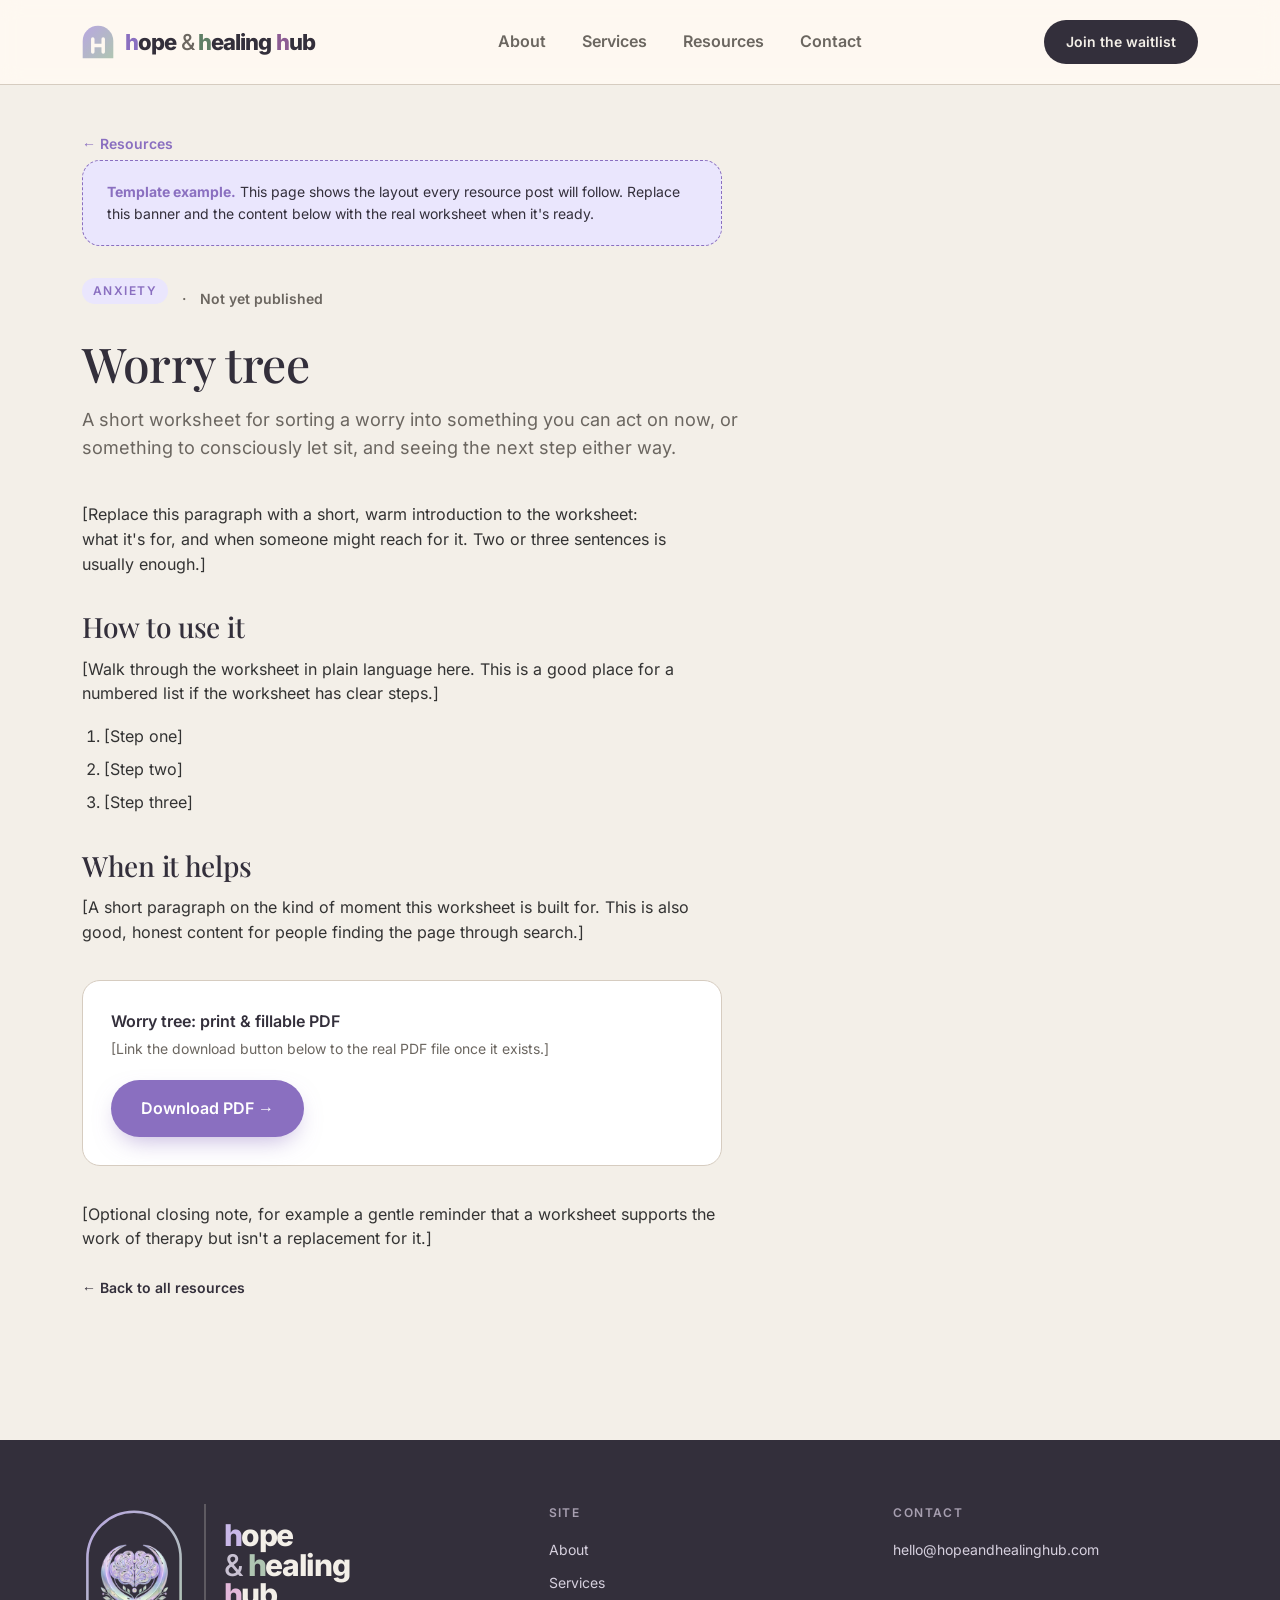
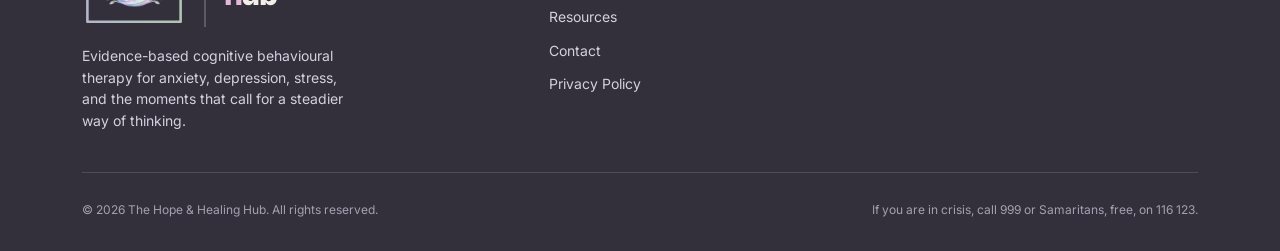
<file: resources/template-post.html>
<!DOCTYPE html>
<html lang="en-GB">
<head>
<meta charset="UTF-8">
<meta name="viewport" content="width=device-width, initial-scale=1.0">
<link rel="icon" href="../assets/favicon.svg" type="image/svg+xml">
<link rel="icon" href="../assets/favicon-32.png" sizes="32x32" type="image/png">
<link rel="apple-touch-icon" href="../assets/apple-touch-icon.png">
<title>Worry tree: The Hope &amp; Healing Hub</title>
<meta name="description" content="An interactive worry tree worksheet from The Hope &amp; Healing Hub. Sort a worry into something you can act on or something to let sit.">
<link rel="preload" href="../assets/fonts/playfair-display-latin-500-normal.woff2" as="font" type="font/woff2" crossorigin>
<link rel="preload" href="../assets/fonts/inter-latin-400-normal.woff2" as="font" type="font/woff2" crossorigin>
<link rel="stylesheet" href="../assets/style.css">
<script src="../assets/nav.js" defer></script>
</head>
<body>

<!--
  ============================================================
  THIS FILE IS THE TEMPLATE FOR EVERY NEW RESOURCE POST.

  To publish a new resource:
  1. Duplicate this file and rename it to match the resource,
     e.g. resources/thought-diary.html (lowercase, hyphens, no spaces).
  2. Update the <title> and meta description above.
  3. Update the category tag, date and title in the post header below.
  4. Replace the body copy and the download box with the real content.
  5. Delete this instructional comment and the orange placeholder
     banner further down; they're only for template copies.
  6. Add a card linking to the new file from resources/index.html,
     and remove its "Coming soon" tag once the file is live.
  ============================================================
-->

<header>
  <div class="nav">
    <a href="../index.html#top" class="logo"><img src="../assets/mark-arch.svg" alt="" class="mark" width="32" height="34"><span class="logo-wm"><span class="a">h</span>ope <span class="amp">&amp;</span> <span class="b">h</span>ealing <span class="c">h</span>ub</span></a>
    <nav class="links" aria-label="Primary">
      <a href="../about.html">About</a>
      <a href="../services.html">Services</a>
      <a href="index.html">Resources</a>
      <a href="../contact.html">Contact</a>
    </nav>
    <a href="../contact.html" class="nav-cta">Join the waitlist</a>
    <button class="nav-toggle" type="button" aria-expanded="false" aria-controls="mobile-menu" aria-label="Open menu"><span class="bars" aria-hidden="true"><span></span><span></span><span></span></span></button>
  </div>
  <div class="mobile-menu" id="mobile-menu" hidden>
    <nav aria-label="Mobile">
      <a class="mm-link" href="../about.html">About</a>
      <a class="mm-link" href="../services.html">Services</a>
      <a class="mm-link" href="index.html" aria-current="page">Resources</a>
      <a class="mm-link" href="../contact.html">Contact</a>
    </nav>
    <a class="mm-cta" href="../contact.html">Join the waitlist</a>
  </div>
</header>

<main id="top">
  <section class="post">
    <div class="wrap">

      <div class="breadcrumb"><a href="index.html">← Resources</a></div>

      <div class="post-placeholder">
        <strong>Template example.</strong> This page shows the layout every resource post will follow. Replace this banner and the content below with the real worksheet when it's ready.
      </div>

      <div class="post-header">
        <div class="post-meta">
          <span class="resource-tag">Anxiety</span>
          <span>·</span>
          <span>Not yet published</span>
        </div>
        <h1>Worry tree</h1>
        <p class="lead">A short worksheet for sorting a worry into something you can act on now, or something to consciously let sit, and seeing the next step either way.</p>
      </div>

      <div class="post-body">
        <p>[Replace this paragraph with a short, warm introduction to the worksheet: what it's for, and when someone might reach for it. Two or three sentences is usually enough.]</p>

        <h2>How to use it</h2>
        <p>[Walk through the worksheet in plain language here. This is a good place for a numbered list if the worksheet has clear steps.]</p>
        <ol>
          <li>[Step one]</li>
          <li>[Step two]</li>
          <li>[Step three]</li>
        </ol>

        <h2>When it helps</h2>
        <p>[A short paragraph on the kind of moment this worksheet is built for. This is also good, honest content for people finding the page through search.]</p>

        <div class="post-cta">
          <div>
            <div class="t">Worry tree: print &amp; fillable PDF</div>
            <div class="d">[Link the download button below to the real PDF file once it exists.]</div>
          </div>
          <a href="#" class="btn-primary">Download PDF →</a>
        </div>

        <p>[Optional closing note, for example a gentle reminder that a worksheet supports the work of therapy but isn't a replacement for it.]</p>
      </div>

      <a href="index.html" class="back-link">← Back to all resources</a>

    </div>
  </section>
</main>

<footer>
  <div class="wrap">
    <div class="footer-grid">
      <div>
        <div class="b2"><div class="b2-arch"><img class="b2-frame" src="../assets/b2-frame.svg" alt=""><img class="b2-emb" src="../assets/emblem.png" alt=""></div><div class="b2-rule"></div><div class="b2-text"><div><span class="a">h</span>ope</div><div><span class="amp">&amp;</span> <span class="b">h</span>ealing</div><div><span class="c">h</span>ub</div></div></div>
        <p>Evidence-based cognitive behavioural therapy for anxiety, depression, stress, and the moments that call for a steadier way of thinking.</p>
      </div>
      <div class="footer-col">
        <h4>Site</h4>
        <a href="../about.html">About</a>
        <a href="../services.html">Services</a>
        <a href="index.html">Resources</a>
        <a href="../contact.html">Contact</a>
        <a href="../privacy.html">Privacy Policy</a>
      </div>
      <div class="footer-col">
        <h4>Contact</h4>
        <a href="mailto:hello@hopeandhealinghub.com">hello@hopeandhealinghub.com</a>
      </div>
    </div>
    <div class="footer-bottom">
      <span>© 2026 The Hope &amp; Healing Hub. All rights reserved.</span>
      <span>If you are in crisis, call 999 or Samaritans, free, on 116 123.</span>
    </div>
  </div>
</footer>

</body>
</html>
</file>
<file: assets/style.css>
/* Fonts are served from this site (assets/fonts), not from Google. Only the weights the site uses. */
  @font-face{font-family:'Playfair Display'; font-style:normal; font-weight:500; font-display:swap; src:url('fonts/playfair-display-latin-500-normal.woff2') format('woff2');}
  @font-face{font-family:'Inter'; font-style:normal; font-weight:400; font-display:swap; src:url('fonts/inter-latin-400-normal.woff2') format('woff2');}
  @font-face{font-family:'Inter'; font-style:normal; font-weight:500; font-display:swap; src:url('fonts/inter-latin-500-normal.woff2') format('woff2');}
  @font-face{font-family:'Inter'; font-style:normal; font-weight:600; font-display:swap; src:url('fonts/inter-latin-600-normal.woff2') format('woff2');}
  @font-face{font-family:'Inter'; font-style:normal; font-weight:700; font-display:swap; src:url('fonts/inter-latin-700-normal.woff2') format('woff2');}
  @font-face{font-family:'Inter'; font-style:normal; font-weight:800; font-display:swap; src:url('fonts/inter-latin-800-normal.woff2') format('woff2');}

  :root{
    /* ---- Type scale: a few clear sizes, used the same way everywhere ---- */
    --fs-label:12px;                      /* caps labels, tiny print */
    --fs-sm:14px;                         /* small text, form fields, notes */
    --fs-body:16px;                       /* reading text, buttons */
    --fs-lead:18px;                       /* intro paragraphs, card hook lines */
    --fs-hook:20px;                       /* small headings, quotes inside cards */
    --fs-num:30px;                        /* big numerals in the step cards */
    --fs-h2:clamp(30px, 3.6vw, 42px);     /* section titles and big pull quotes */
    --fs-sub:clamp(24px, 2.4vw, 28px);    /* quieter section titles (inner pages, closing calls to action) */
    --fs-h1:clamp(32px, 4.4vw, 48px);     /* page titles */
    --fs-display:clamp(38px, 5vw, 60px);  /* the two opening headlines (home, about) */
    --track-head:-0.01em;                 /* headlines */
    --track-label:0.12em;                 /* caps labels */

    --gold:#B9A7E1;       /* Hope Lavender: primary accent */
    --gold-deep:#8A6FC0;  /* deeper lavender: buttons, hover states */
    --teal:#AFC5B2;       /* Hub Sage: supporting accent */
    --teal-deep:#332F3B;  /* charcoal-violet: dark sections */
    --coral:#8A6FC0;      /* unified with lavender-deep for one consistent accent */
    --cream:#F3EFE8;      /* Warm Cream */
    --sand:#EAE6FD;       /* Soft Lilac */
    --ink:#333333;        /* Charcoal: body text */
    --ink-soft:#6B6660;   /* muted charcoal for secondary text */
    --line:#D6CCC0;       /* Warm Taupe: rules, borders */
    --radius-lg: 28px;
    --radius-md: 18px;
    --radius-sm: 10px;
    --max: 1180px;
  }

  *{box-sizing:border-box; margin:0; padding:0;}

  html{scroll-behavior:smooth;}

  @media (prefers-reduced-motion: reduce){
    html{scroll-behavior:auto;}
    *{animation-duration:0.001ms !important; animation-iteration-count:1 !important; transition-duration:0.001ms !important;}
  }

  body{
    font-family:'Inter', sans-serif;
    background:var(--cream);
    color:var(--ink);
    line-height:1.55;
    -webkit-font-smoothing:antialiased;
    overflow-x:hidden;
  }

  img, svg{display:block; max-width:100%;}

  h1,h2,h3{
    font-family:'Playfair Display', serif;
    font-weight:500;
    line-height:1.08;
    letter-spacing:var(--track-head);
    color:var(--teal-deep);
  }
  h2{font-size:var(--fs-sub);}   /* every h2 now has a real size (it used to fall back to the browser default) */

  h1,h2,h3{text-wrap:balance;}   /* no one-word last lines in headlines */
  p{text-wrap:pretty;}

  a{color:inherit; text-decoration:none;}

  .wrap{max-width:var(--max); margin:0 auto; padding:0 32px;}

  .eyebrow{
    font-family:'Inter', sans-serif;
    text-transform:uppercase;
    font-size:var(--fs-label);
    letter-spacing:var(--track-label);
    font-weight:600;
    color:var(--coral);
    display:inline-flex;
    align-items:center;
  }
  .eyebrow::before{
    content:"";
    width:16px; height:2px;
    margin-right:8px;
    background:var(--coral);
    display:inline-block;
  }

  :focus-visible{
    outline:3px solid var(--gold-deep);
    outline-offset:3px;
    border-radius:4px;
  }

  /* ---------- NAV ---------- */
  header{
    position:sticky; top:0; z-index:50;
    background:rgba(255,250,242,0.88);
    backdrop-filter:blur(10px);
    border-bottom:1px solid var(--line);
  }
  .nav{
    display:flex; align-items:center; justify-content:space-between;
    padding:20px 32px;
    max-width:var(--max); margin:0 auto;
  }
  .logo{
    color:var(--teal-deep);
    display:flex; align-items:center; gap:11px;
  }
  .logo .mark{
    height:34px; width:auto;
    flex-shrink:0;
  }
  .logo-wm{
    font-family:'Inter', sans-serif; font-weight:800; font-size:22px;
    letter-spacing:-0.04em; white-space:nowrap; color:var(--teal-deep);
  }
  .logo-wm .a{color:var(--gold-deep);}
  .logo-wm .b{color:#5F7F66;}
  .logo-wm .c{color:#8C5C93;}
  .logo-wm .amp{font-weight:500; color:var(--ink-soft);}
  nav.links{
    display:flex; gap:36px;
    font-weight:600;
    font-size:var(--fs-body);
  }
  nav.links a{
    color:var(--ink-soft);
    position:relative;
    padding:4px 0;
    transition:color .2s ease;
  }
  nav.links a:hover{color:var(--teal-deep);}
  nav.links a::after{
    content:"";
    position:absolute; left:0; bottom:-2px;
    width:0; height:2px;
    background:var(--coral);
    transition:width .25s ease;
  }
  nav.links a:hover::after{width:100%;}

  .nav-cta{
    display:inline-flex; align-items:center;
    background:var(--teal-deep);
    color:var(--cream) !important;
    padding:11px 22px;
    border-radius:100px;
    font-weight:600;
    font-size:var(--fs-sm);
    transition:transform .2s ease, background .2s ease;
  }
  .nav-cta:hover{background:var(--coral); transform:translateY(-2px);}

  .nav-toggle{display:none;}

  /* ---------- HERO ---------- */
  .hero{
    position:relative;
    padding:88px 0 120px;
    overflow:hidden;
  }
  .hero::before{
    content:"";
    position:absolute;
    top:-160px; right:-160px;
    width:520px; height:520px;
    background:radial-gradient(circle, rgba(185,167,225,0.35), transparent 70%);
    border-radius:50%;
    z-index:0;
  }
  .hero-grid{
    position:relative; z-index:1;
    display:grid;
    grid-template-columns:1.05fr 0.95fr;
    gap:56px;
    align-items:center;
  }
  .hero h1{
    font-size:var(--fs-display);
    margin:18px 0 22px;
  }
  .hero h1 em{
    font-style:normal;
    color:var(--coral);
    position:relative;
  }
  .hero p.lead{
    font-size:var(--fs-lead);
    color:var(--ink-soft);
    max-width:480px;
    margin-bottom:34px;
  }
  .hero-ctas{
    display:flex; gap:16px; flex-wrap:wrap;
    margin-bottom:40px;
  }
  .btn-primary{
    background:var(--coral);
    color:#fff;
    padding:16px 30px;
    border-radius:100px;
    font-weight:600;
    font-size:var(--fs-body);
    display:inline-flex; align-items:center; gap:8px;
    box-shadow:0 10px 24px -8px rgba(138,111,192,0.55);
    transition:transform .2s ease, box-shadow .2s ease;
    border:none; cursor:pointer;
    font-family:inherit;
  }
  .btn-primary:hover{transform:translateY(-3px); box-shadow:0 14px 28px -8px rgba(138,111,192,0.65);}

  .btn-ghost{
    background:transparent;
    color:var(--teal-deep);
    padding:16px 26px;
    border-radius:100px;
    font-weight:600;
    font-size:var(--fs-body);
    border:2px solid var(--teal-deep);
    display:inline-flex; align-items:center; gap:8px;
    transition:background .2s ease, color .2s ease;
    cursor:pointer;
    font-family:inherit;
  }
  .btn-ghost:hover{background:var(--teal-deep); color:var(--cream);}

  .hero-trust{
    display:flex; gap:28px; flex-wrap:wrap;
    font-size:var(--fs-sm); color:var(--ink-soft); font-weight:600;
  }
  .hero-trust span{display:flex; align-items:center; gap:8px;}
  .dot{width:6px; height:6px; border-radius:50%; background:var(--gold-deep); display:inline-block;}

  /* ---- Reframe card: signature interactive element ---- */
  .reframe-wrap{
    position:relative;
    display:flex; flex-direction:column; align-items:center;
    gap:14px;
  }
  .reframe-card{
    width:100%;
    max-width:400px;
    aspect-ratio:4/3.1;
    perspective:1400px;
    cursor:pointer;
  }
  .reframe-inner{
    position:relative;
    width:100%; height:100%;
    transition:transform .7s cubic-bezier(.34,1.56,.64,1);
    transform-style:preserve-3d;
  }
  .reframe-card.flipped .reframe-inner{transform:rotateY(180deg);}
  .reframe-face{
    position:absolute; inset:0;
    backface-visibility:hidden;
    border-radius:var(--radius-lg);
    padding:34px;
    display:flex; flex-direction:column; justify-content:space-between;
    box-shadow:0 24px 48px -20px rgba(51,47,59,0.35);
  }
  .reframe-front{
    background:#fff;
    border:1.5px dashed #D6CCC0;
  }
  .reframe-back{
    background:var(--teal-deep);
    color:var(--cream);
    transform:rotateY(180deg);
  }
  .reframe-tag{
    font-family:'Inter', sans-serif;
    font-size:var(--fs-label);
    text-transform:uppercase;
    letter-spacing:var(--track-label);
    font-weight:600;
    width:fit-content;
    padding:6px 12px;
    border-radius:100px;
  }
  .reframe-front .reframe-tag{background:#EDDDF4; color:#8C5C93;} /* the brand's one deliberate pink moment */
  .reframe-back .reframe-tag{background:rgba(185,167,225,0.22); color:var(--gold);}
  .reframe-thought{
    font-family:'Playfair Display', serif;
    font-size:var(--fs-hook);
    font-weight:500;
    line-height:1.3;
  }
  .reframe-hint{
    font-size:var(--fs-label);
    color:var(--ink-soft);
    font-weight:600;
  }
  .reframe-back .reframe-hint{color:#D6D0DE;}
  .reframe-caption{
    font-size:var(--fs-sm);
    color:var(--ink-soft);
    font-weight:600;
  }
  .reframe-caption button{
    background:none; border:none; color:var(--teal-deep);
    font-weight:600; text-decoration:underline;
    cursor:pointer; font-family:inherit; font-size:var(--fs-sm);
    padding:0;
  }

  /* ---------- SECTION SHELL ---------- */
  section{padding:100px 0;}
  .section-head{
    max-width:640px;
    margin-bottom:56px;
  }
  /* A heading block that is set to centred text must also sit centred on the page (it is capped at 640px wide, so it needs auto margins) */
  .section-head[style*="text-align:center"], .section-head[style*="text-align: center"]{margin-left:auto; margin-right:auto;}
  .section-head h2{
    font-size:var(--fs-h2);
    margin-top:16px;
  }
  .section-head p{
    color:var(--ink-soft);
    font-size:var(--fs-body);
    margin-top:14px;
  }

  /* ---------- ABOUT ---------- */
  .about{
    background:var(--teal-deep);
    color:var(--cream);
    border-radius:48px;
    margin:0 24px;
    position:relative;
    overflow:hidden;
  }
  .about .wrap{max-width:var(--max);}
  .about .eyebrow{color:var(--gold);}
  .about .eyebrow::before{background:var(--gold);}
  .about .section-head h2{color:var(--cream);}
  .about .section-head p{color:#D6D0DE;}

  .about-grid{
    display:grid;
    grid-template-columns:0.85fr 1.15fr;
    gap:64px;
    align-items:center;
  }

  .cycle{
    position:relative;
    width:100%;
    max-width:380px;
  }

  .about-copy p{
    color:#D6D0DE;
    font-size:var(--fs-body);
    margin-bottom:18px;
    max-width:520px;
  }
  .about-copy p strong{color:#fff;}

  .about-stats{
    display:flex; gap:40px;
    margin-top:36px;
    flex-wrap:wrap;
  }
  .about-stats div{border-left:2px solid rgba(255,255,255,0.25); padding-left:16px;}
  .about-stats .num{
    font-family:'Playfair Display', serif;
    font-size:var(--fs-num);
    color:var(--sand);
    font-weight:500;
  }
  .about-stats .label{font-size:var(--fs-label); color:#D6D0DE; font-weight:600;}

  /* ---------- SERVICES ---------- */
  .service-grid{
    display:grid;
    grid-template-columns:repeat(3, 1fr);
    gap:22px;
  }
  .service-card{
    background:#fff;
    border:1.5px solid var(--line);
    border-radius:var(--radius-md);
    padding:32px 28px;
    transition:transform .25s ease, box-shadow .25s ease, border-color .25s ease;
    position:relative;
  }
  .service-card:hover{
    transform:translateY(-6px);
    box-shadow:0 20px 36px -18px rgba(51,47,59,0.25);
    border-color:transparent;
  }
  .service-icon{
    width:48px; height:48px;
    border-radius:14px;
    display:flex; align-items:center; justify-content:center;
    margin-bottom:20px;
  }
  .service-icon svg{width:24px; height:24px;}
  .service-card h3{
    font-size:var(--fs-hook);
    margin-bottom:10px;
    color:var(--teal-deep);
  }
  .service-card p{
    font-size:var(--fs-sm);
    color:var(--ink-soft);
  }
  .service-card:nth-child(6n+1) .service-icon{background:var(--sand); color:var(--gold-deep);}
  .service-card:nth-child(6n+2) .service-icon{background:#DDE5D7; color:var(--coral);}
  .service-card:nth-child(6n+3) .service-icon{background:#EAE6FD; color:var(--teal);}
  .service-card:nth-child(6n+4) .service-icon{background:var(--sand); color:var(--gold-deep);}
  .service-card:nth-child(6n+5) .service-icon{background:#DDE5D7; color:var(--coral);}
  .service-card:nth-child(6n+6) .service-icon{background:#EAE6FD; color:var(--teal);}

  .services-note{
    margin-top:36px;
    display:flex; align-items:center; gap:14px;
    font-size:var(--fs-sm); color:var(--ink-soft); font-weight:600;
  }
  .services-note a{color:var(--coral); text-decoration:underline; font-weight:600;}

  /* ---------- RESOURCES ---------- */
  .services{background:var(--cream);}
  .resources{background:var(--cream);}
  .resource-grid{
    display:grid;
    grid-template-columns:repeat(4, 1fr);
    gap:20px;
  }
  .resource-card{
    background:#fff;
    border:1.5px solid var(--line);
    border-radius:var(--radius-md);
    padding:26px 24px 58px;   /* room at the bottom for the status label */
    position:relative;
  }
  /* Status label sits at the foot of the card in its own reserved space, so it can never collide with the category tag, however long that is */
  .resource-soon{
    position:absolute; bottom:22px; left:24px;
    font-size:var(--fs-label); font-weight:600; color:var(--ink-soft);
    text-transform:uppercase; letter-spacing:var(--track-label);
  }
  .resource-soon::before{content:""; display:inline-block; width:6px; height:6px; border-radius:50%; background:var(--gold); margin-right:8px; vertical-align:1px;}
  .resource-tag{
    display:inline-block;
    font-size:var(--fs-label);
    font-weight:600;
    text-transform:uppercase;
    letter-spacing:var(--track-label);
    padding:4px 11px;
    border-radius:100px;
    margin-bottom:16px;
    background:var(--sand);
    color:var(--gold-deep);
  }
  .resource-tag--sage{background:#DDE5D7; color:#5F7F66;}
  .resource-card h3{
    font-size:var(--fs-hook);
    margin-bottom:8px;
    color:var(--teal-deep);
  }
  .resource-card p{
    font-size:var(--fs-sm);
    color:var(--ink-soft);
  }

  /* ---------- CONTACT ---------- */
  .contact{
    background:linear-gradient(180deg, var(--cream), var(--sand) 140%);
  }
  .contact-grid{
    display:grid;
    grid-template-columns:0.95fr 1.15fr;
    gap:60px;
  }
  .contact-info h2{font-size:var(--fs-h2); margin-top:16px;}
  .contact-info p{color:var(--ink-soft); margin-top:14px; font-size:var(--fs-body); max-width:420px;}
  .info-list{margin-top:32px; display:flex; flex-direction:column; gap:20px;}
  .info-item{display:flex; gap:14px; align-items:flex-start;}
  .info-item .ic{
    width:38px; height:38px; border-radius:10px;
    background:#fff; border:1.5px solid var(--line);
    display:flex; align-items:center; justify-content:center;
    flex-shrink:0;
  }
  .info-item .ic svg{width:18px; height:18px; color:var(--teal-deep);}
  .info-item .t{font-weight:600; font-size:var(--fs-sm); color:var(--teal-deep);}
  .info-item .d{font-size:var(--fs-sm); color:var(--ink-soft);}

  .form-card{
    background:#fff;
    border-radius:var(--radius-lg);
    padding:40px;
    box-shadow:0 30px 60px -30px rgba(51,47,59,0.3);
    border:1.5px solid var(--line);
  }
  .form-row{display:grid; grid-template-columns:1fr 1fr; gap:18px;}
  .field{margin-bottom:20px;}
  .field label{
    display:block;
    font-size:var(--fs-sm); font-weight:600;
    color:var(--teal-deep);
    margin-bottom:8px;
  }
  .field input, .field select, .field textarea{
    width:100%;
    padding:13px 16px;
    border-radius:var(--radius-sm);
    border:1.5px solid var(--line);
    background:#FFFCF7;
    font-family:inherit;
    font-size:var(--fs-sm);
    color:var(--ink);
    transition:border-color .2s ease, background .2s ease;
  }
  .field input:focus, .field select:focus, .field textarea:focus{
    outline:none;
    border-color:var(--coral);
    background:#fff;
  }
  .field textarea{resize:vertical; min-height:110px;}
  .form-card .btn-primary{width:100%; justify-content:center; margin-top:6px;}
  .form-note{
    font-size:var(--fs-label); color:var(--ink-soft); margin-top:14px; text-align:center;
  }
  #formConfirm{
    display:none;
    background:var(--teal-deep); color:#fff;
    padding:26px; border-radius:var(--radius-md);
    text-align:center;
  }
  #formConfirm h3{color:var(--gold); font-size:var(--fs-hook); margin-bottom:8px;}
  #formConfirm p{color:#D6D0DE; font-size:var(--fs-sm);}

  /* ---------- FOOTER ---------- */
  footer{
    background:var(--teal-deep);
    color:#D6D0DE;
    padding:64px 0 32px;
    margin-top:40px;
  }
  .footer-grid{
    display:grid;
    grid-template-columns:1.4fr 1fr 1fr;
    gap:40px;
    padding-bottom:40px;
    border-bottom:1px solid rgba(255,255,255,0.14);
  }
  /* Footer brand lockup: emblem held in the arch, beside the lowercase stack */
  .b2{display:flex; align-items:center; gap:18px; margin-bottom:18px;}
  .b2-arch{position:relative; width:104px; height:123px; flex-shrink:0;}
  .b2-arch img{position:absolute; max-width:none;}
  .b2-frame{inset:0; width:100%; height:100%;}
  .b2-emb{left:10px; top:32px; width:85px; height:85px;}
  .b2-rule{width:1.5px; align-self:stretch; background:rgba(243,239,232,0.22);}
  .b2-text{
    font-family:'Inter', sans-serif; font-weight:800; font-size:30px;
    line-height:0.98; letter-spacing:-0.045em; color:var(--cream);
  }
  .b2-text .a{color:#C9B8E8;} .b2-text .b{color:#AFC5B2;} .b2-text .c{color:#E3B8DA;}
  .b2-text .amp{font-weight:500; color:#C9C2D3;}
  /* the same footer lockup, scaled up about 1.27x, centred inside the dark call-to-action box */
  .b2--cta{justify-content:center; gap:26px; margin:0 auto 30px;}
  .b2--cta .b2-arch{width:132px; height:156px;}
  .b2--cta .b2-emb{left:13px; top:40px; width:108px; height:108px;}
  .b2--cta .b2-text{font-size:38px;}
  .b2--cta .b2-rule{background:rgba(243,239,232,0.3);}
  @media (max-width:560px){ .b2--cta{flex-direction:column; gap:20px;} .b2--cta .b2-rule{display:none;} .b2--cta .b2-text{text-align:center;} }
  .footer-grid p{font-size:var(--fs-sm); max-width:280px;}
  .footer-col h4{
    font-size:var(--fs-label); text-transform:uppercase; letter-spacing:var(--track-label);
    color:#A79FB0; margin-bottom:16px; font-weight:600;
  }
  .footer-col a{
    display:block; font-size:var(--fs-sm); color:#D6D0DE; margin-bottom:12px;
    transition:color .2s ease;
  }
  .footer-col a:hover{color:var(--gold);}
  .footer-bottom{
    display:flex; justify-content:space-between; align-items:center;
    padding-top:28px; font-size:var(--fs-label); color:#A79FB0;
    flex-wrap:wrap; gap:12px;
  }

  /* ---------- RESPONSIVE ---------- */
  @media (max-width:960px){
    .hero-grid{grid-template-columns:1fr; gap:64px;}
    .hero{padding:64px 0 80px; text-align:left;}
    .about-grid{grid-template-columns:1fr;}
    .about{border-radius:32px; margin:0 16px;}
    .cycle{max-width:320px; margin:0 auto;}
    .service-grid{grid-template-columns:repeat(2,1fr);}
    .resource-grid{grid-template-columns:repeat(2,1fr);}
    .contact-grid{grid-template-columns:1fr;}
    .form-row{grid-template-columns:1fr;}
    .footer-grid{grid-template-columns:1fr; gap:32px;}
  }

  @media (max-width:720px){
    .nav .links, .nav-cta{display:none;}
    .nav{padding:16px 20px;}
    .wrap{padding:0 20px;}
    section{padding:72px 0;}
    .service-grid{grid-template-columns:1fr;}
    .resource-grid{grid-template-columns:1fr;}
    .hero-trust{gap:16px;}
  }

  /* ---------- SUBPAGE HERO (resources index / post pages) ---------- */
  .page-hero{padding:64px 0 24px;}
  .page-hero h1{font-size:var(--fs-h1); margin:16px 0 14px;}
  .page-hero p.lead{font-size:var(--fs-lead); color:var(--ink-soft); max-width:560px;}
  .breadcrumb{
    font-size:var(--fs-sm); color:var(--ink-soft); font-weight:600;
    display:flex; align-items:center; gap:8px; margin-bottom:6px;
  }
  .breadcrumb a{color:var(--gold-deep); font-weight:600;}

  /* ---------- RESOURCE POST ---------- */
  .post{padding:48px 0 100px;}
  .post-header{max-width:720px; margin-bottom:40px;}
  .post-meta{
    display:flex; align-items:center; gap:14px; flex-wrap:wrap;
    margin-bottom:18px; font-size:var(--fs-sm); color:var(--ink-soft); font-weight:600;
  }
  .post-header h1{font-size:var(--fs-h1); margin-bottom:16px;}
  .post-header p.lead{font-size:var(--fs-lead); color:var(--ink-soft);}
  .post-body{max-width:720px;}
  .post-body p{font-size:var(--fs-body); color:var(--ink); margin-bottom:18px; max-width:640px;}
  .post-body h2{font-size:var(--fs-sub); margin:36px 0 14px;}
  .post-body ul, .post-body ol{margin:0 0 18px 22px; color:var(--ink);}
  .post-body li{margin-bottom:8px; font-size:var(--fs-body);}
  .post-cta{
    background:#fff; border:1.5px solid var(--line); border-radius:var(--radius-md);
    padding:28px; margin:36px 0; max-width:640px;
    display:flex; align-items:center; justify-content:space-between; gap:20px; flex-wrap:wrap;
  }
  .post-cta .t{font-weight:600; font-size:var(--fs-body); color:var(--teal-deep); margin-bottom:4px;}
  .post-cta .d{font-size:var(--fs-sm); color:var(--ink-soft);}
  .post-placeholder{
    background:var(--sand); border:1.5px dashed var(--gold-deep); border-radius:var(--radius-md);
    padding:20px 24px; margin-bottom:32px; max-width:640px;
    font-size:var(--fs-sm); color:var(--teal-deep);
  }
  .post-placeholder strong{color:var(--gold-deep);}
  .back-link{
    display:inline-flex; align-items:center; gap:8px; font-size:var(--fs-sm); font-weight:600;
    color:var(--teal-deep); margin-top:8px;
  }

  /* ---------- ARCHIVE GRID (resources index page) ---------- */
  .archive-grid{
    display:grid; grid-template-columns:repeat(3, 1fr); gap:22px; margin-top:12px;
  }
  @media (max-width:960px){ .archive-grid{grid-template-columns:repeat(2,1fr);} }
  @media (max-width:720px){ .archive-grid{grid-template-columns:1fr;} }

  /* ---------- ABOUT PAGE ---------- */
  .about-hero-cred{
    font-size:var(--fs-sm); font-weight:600; color:var(--gold-deep);
     margin-bottom:8px;
  }

  .pillar-grid{
    display:grid; grid-template-columns:repeat(3, 1fr); gap:20px;
    margin:32px 0 12px;
  }
  .pillar-card{
    background:#fff; border:1.5px solid var(--line); border-radius:var(--radius-md);
    padding:26px 24px;
  }
  .pillar-card .pillar-word{
    font-family:'Playfair Display', serif; font-weight:500; font-size:var(--fs-hook);
    margin-bottom:10px;
  }
  .pillar-card p{font-size:var(--fs-sm); color:var(--ink-soft); margin:0;}
  .pillar-card--hope{border-top:4px solid var(--gold);}
  .pillar-card--hope .pillar-word{color:var(--gold-deep);}
  .pillar-card--healing{border-top:4px solid var(--teal);}
  .pillar-card--healing .pillar-word{color:#5F7F66;}
  .pillar-card--hub{border-top:4px solid #C9B8E8;}
  .pillar-card--hub .pillar-word{color:var(--gold-deep);}

  .pullquote{
    max-width:600px;
    border-left:3px solid var(--gold);
    padding:6px 0 6px 24px;
    margin:32px 0;
  }
  .pullquote p{
    font-family:'Playfair Display', serif;
    font-style:italic;
    font-weight:500;
    font-size:var(--fs-hook);
    color:var(--teal-deep);
    line-height:1.4;
    margin:0;
  }

  .tag-cloud{display:flex; flex-wrap:wrap; gap:10px; margin:20px 0 8px;}
  .tag-cloud span{
    font-size:var(--fs-sm); font-weight:600; padding:8px 16px; border-radius:100px;
    background:var(--sand); color:var(--gold-deep);
  }
  .tag-cloud span:nth-child(3n+2){background:#DDE5D7; color:#5F7F66;}
  .tag-cloud span:nth-child(3n+3){background:#EAE6FD; color:var(--gold-deep);}

  .quals-grid{
    display:grid; grid-template-columns:1fr 1fr; gap:36px; margin-top:12px;
  }
  .quals-grid h3{font-size:var(--fs-body); color:var(--teal-deep); margin-bottom:14px;}
  .quals-grid ul{list-style:none; margin:0; padding:0;}
  .quals-grid li{
    font-size:var(--fs-sm); color:var(--ink); padding:10px 0;
    border-bottom:1px solid var(--line);
  }
  .quals-note{font-size:var(--fs-sm); color:var(--ink-soft); margin-top:14px; font-style:normal;}

  .about-cta{
    background:var(--teal-deep); color:var(--cream); border-radius:32px;
    margin:56px 16px 0; padding:56px 40px; text-align:center;
  }
  .about-cta h2{color:var(--cream); margin-bottom:14px;}
  .about-cta p{color:#D6D0DE; font-size:var(--fs-body); max-width:480px; margin:0 auto 28px;}
  .about-cta .cta-row{display:flex; gap:14px; justify-content:center; flex-wrap:wrap;}
  .about-cta .btn-ghost{border-color:rgba(255,255,255,0.4); color:var(--cream);}
  .about-cta .btn-ghost:hover{background:rgba(255,255,255,0.12); color:var(--cream);}

  @media (max-width:720px){
    .pillar-grid{grid-template-columns:1fr;}
    .quals-grid{grid-template-columns:1fr;}
  }

  /* ---- Where the name comes from (homepage): portrait, logo lockup and a short explanation ---- */
  .mn{padding:0; overflow:hidden; background:linear-gradient(180deg,#FAF6F1 0%,#FBF7F2 28%,#F0E6E4 57%,#E9DBD9 85%,#E8DAD8 100%);}
  .mn-grid{display:grid; grid-template-columns:minmax(0,1.02fr) minmax(0,1fr); align-items:center; min-height:640px;}
  /* the portrait runs to the page edge and fades into the page colour; it is cropped so the photographer's watermark is out of frame */
  .mn-photo{height:640px; overflow:hidden; position:relative;
    -webkit-mask-image:linear-gradient(to right,#000 58%,transparent 100%); mask-image:linear-gradient(to right,#000 58%,transparent 100%);}
  .mn-photo img{width:118%; max-width:none; height:100%; object-fit:cover; object-position:0% 0; display:block;}
  .mn-text{padding:60px max(40px,calc((100vw - 1240px)/2)) 60px 8px; position:relative; z-index:1;}
  .mn-text .eyebrow{color:#5A487D;}
  .mn-text .eyebrow::before{display:none;}
  /* the main logo lockup: arch with the emblem, a rule, and the name. Kept exactly as in the logo pack. */
  .mn-lockup{margin:16px 0 18px; font-size:inherit; line-height:1; text-align:left;}
  .mn-lkwrap{--k:.95; display:inline-block;}
  .mn-lk{display:flex; align-items:center; gap:calc(26px*var(--k));}
  .mn-arch{position:relative; display:block; width:calc(150px*var(--k)); height:calc(178px*var(--k)); flex-shrink:0;}
  .mn-arch svg{position:absolute; inset:0; width:100%; height:100%;}
  .mn-emb{position:absolute; display:block; left:calc(14px*var(--k)); top:calc(46px*var(--k)); width:calc(122px*var(--k)); height:calc(122px*var(--k));
    background:url('emblem-lockup.png') center/contain no-repeat;}
  .mn-rule{display:block; width:max(1.5px,calc(1.5px*var(--k))); align-self:stretch; background:rgba(107,102,96,0.35);}
  .mn-stack{display:block; font-family:'Inter',sans-serif; font-weight:800; line-height:.98; letter-spacing:-0.045em; color:#332F3B; font-size:calc(54px*var(--k)); text-align:left;}
  .mn-stack .ln{display:block;}
  .mn-stack i{font-style:normal;}
  .mn-stack .amp{font-weight:500; color:#6B6660;}
  .mn-stack small{display:block; font-weight:600; letter-spacing:.2em; font-size:calc(10px*var(--k)); margin-top:calc(14px*var(--k)); color:#6B6660; line-height:1;}
  .mn-subline{font-family:'Playfair Display', serif; font-style:italic; font-weight:500; font-size:var(--fs-hook); color:var(--ink); margin:0 0 20px;}
  .mn-lead{font-size:var(--fs-lead); line-height:1.65; color:#4A5750; max-width:520px; margin:0 0 26px;}
  .mn-btn{display:inline-block; background:var(--gold-deep); color:#fff; padding:14px 26px; border-radius:6px; font-weight:600; font-size:var(--fs-body); text-decoration:none;}
  @media (max-width:1100px){ .mn-lkwrap{--k:.84;} }
  @media (max-width:820px){
    .mn-lkwrap{--k:1;}
    .mn-grid{grid-template-columns:1fr; min-height:0;}
    .mn-photo{height:430px; -webkit-mask-image:linear-gradient(to bottom,#000 62%,transparent 100%); mask-image:linear-gradient(to bottom,#000 62%,transparent 100%);}
    .mn-text{padding:6px 28px 56px; text-align:center;}
    .mn-lockup{text-align:center;}
    .mn-lk{flex-direction:column; gap:28px;}
    .mn-rule{display:none;}
    .mn-stack{text-align:center;}
    .mn-lead{margin-left:auto; margin-right:auto;}
  }

  /* ---- What we treat cards: italic hook line above the description ---- */
  .card-hook {
    font-family: 'Playfair Display', serif;
    font-style: italic;
    font-weight:500;
    font-size:var(--fs-lead);
    color: var(--ink);
    margin: 4px 0 8px;
  }
  /* the card paragraph rule above is more specific, so it was shrinking the hook to body size */
  .service-card p.card-hook{font-size:var(--fs-lead); color:var(--ink); margin:4px 0 8px; line-height:1.35;}

  /* ---- Contact page: crisis callout (this page's one deliberate pink moment) ---- */
  .crisis-callout {
    background: #FBF0F5;
    border: 1.5px solid #E3B8CE;
    border-radius: var(--radius-md);
    padding: 32px 36px;
  }
  .crisis-callout h3 {
    font-family: 'Playfair Display', serif;
    font-weight:500;
    font-size:var(--fs-hook);
    color: #8C5C93;
    margin: 0 0 10px;
  }
  .crisis-callout p {
    font-size:var(--fs-body);
    color: var(--ink-soft);
    margin: 0 0 18px;
    max-width: 640px;
  }
  .crisis-list {
    display: flex;
    flex-direction: column;
    gap: 10px;
  }
  .crisis-list a {
    font-size:var(--fs-body);
    color: var(--ink);
    text-decoration: none;
  }
  .crisis-list a:hover { text-decoration: underline; }
  .crisis-list a strong { color: #8C5C93; }

  /* ---------- Phone menu (shown only on narrow screens) ---------- */
  .nav-toggle{
    display:none; align-items:center; justify-content:center;
    width:44px; height:44px; margin-right:-10px; padding:0;
    background:none; border:0; border-radius:12px; cursor:pointer;
    color:var(--teal-deep); -webkit-tap-highlight-color:transparent;
  }
  .nav-toggle:focus-visible{outline:2px solid var(--gold-deep); outline-offset:2px;}
  .nav-toggle .bars{position:relative; display:block; width:22px; height:14px;}
  .nav-toggle .bars span{
    position:absolute; left:0; width:100%; height:2px; border-radius:2px; background:currentColor;
    transition:transform .2s ease, opacity .2s ease, top .2s ease;
  }
  .nav-toggle .bars span:nth-child(1){top:0;}
  .nav-toggle .bars span:nth-child(2){top:6px;}
  .nav-toggle .bars span:nth-child(3){top:12px;}
  .nav-toggle[aria-expanded="true"] .bars span:nth-child(1){top:6px; transform:rotate(45deg);}
  .nav-toggle[aria-expanded="true"] .bars span:nth-child(2){opacity:0;}
  .nav-toggle[aria-expanded="true"] .bars span:nth-child(3){top:6px; transform:rotate(-45deg);}
  .mobile-menu{display:none;}
  @keyframes mm-in{from{opacity:0; transform:translateY(-6px);} to{opacity:1; transform:none;}}
  @media (max-width:720px){
    .nav-toggle{display:inline-flex;}
    .mobile-menu:not([hidden]){
      display:block; background:#FFFAF2; border-top:1px solid var(--line);
      padding:6px 20px 22px; animation:mm-in .18s ease-out;
    }
    .mobile-menu a.mm-link{
      display:flex; align-items:center; min-height:54px;
      font-size:18px; font-weight:600; color:var(--teal-deep);
      border-bottom:1px solid var(--line);
    }
    .mobile-menu a.mm-link:last-child{border-bottom:0;}
    .mobile-menu a.mm-link[aria-current="page"]{color:var(--gold-deep);}
    .mobile-menu a.mm-cta{
      display:flex; align-items:center; justify-content:center; margin-top:14px; min-height:50px;
      background:var(--teal-deep); color:var(--cream); border-radius:100px;
      font-size:14px; font-weight:600;
    }
  }
</file>
